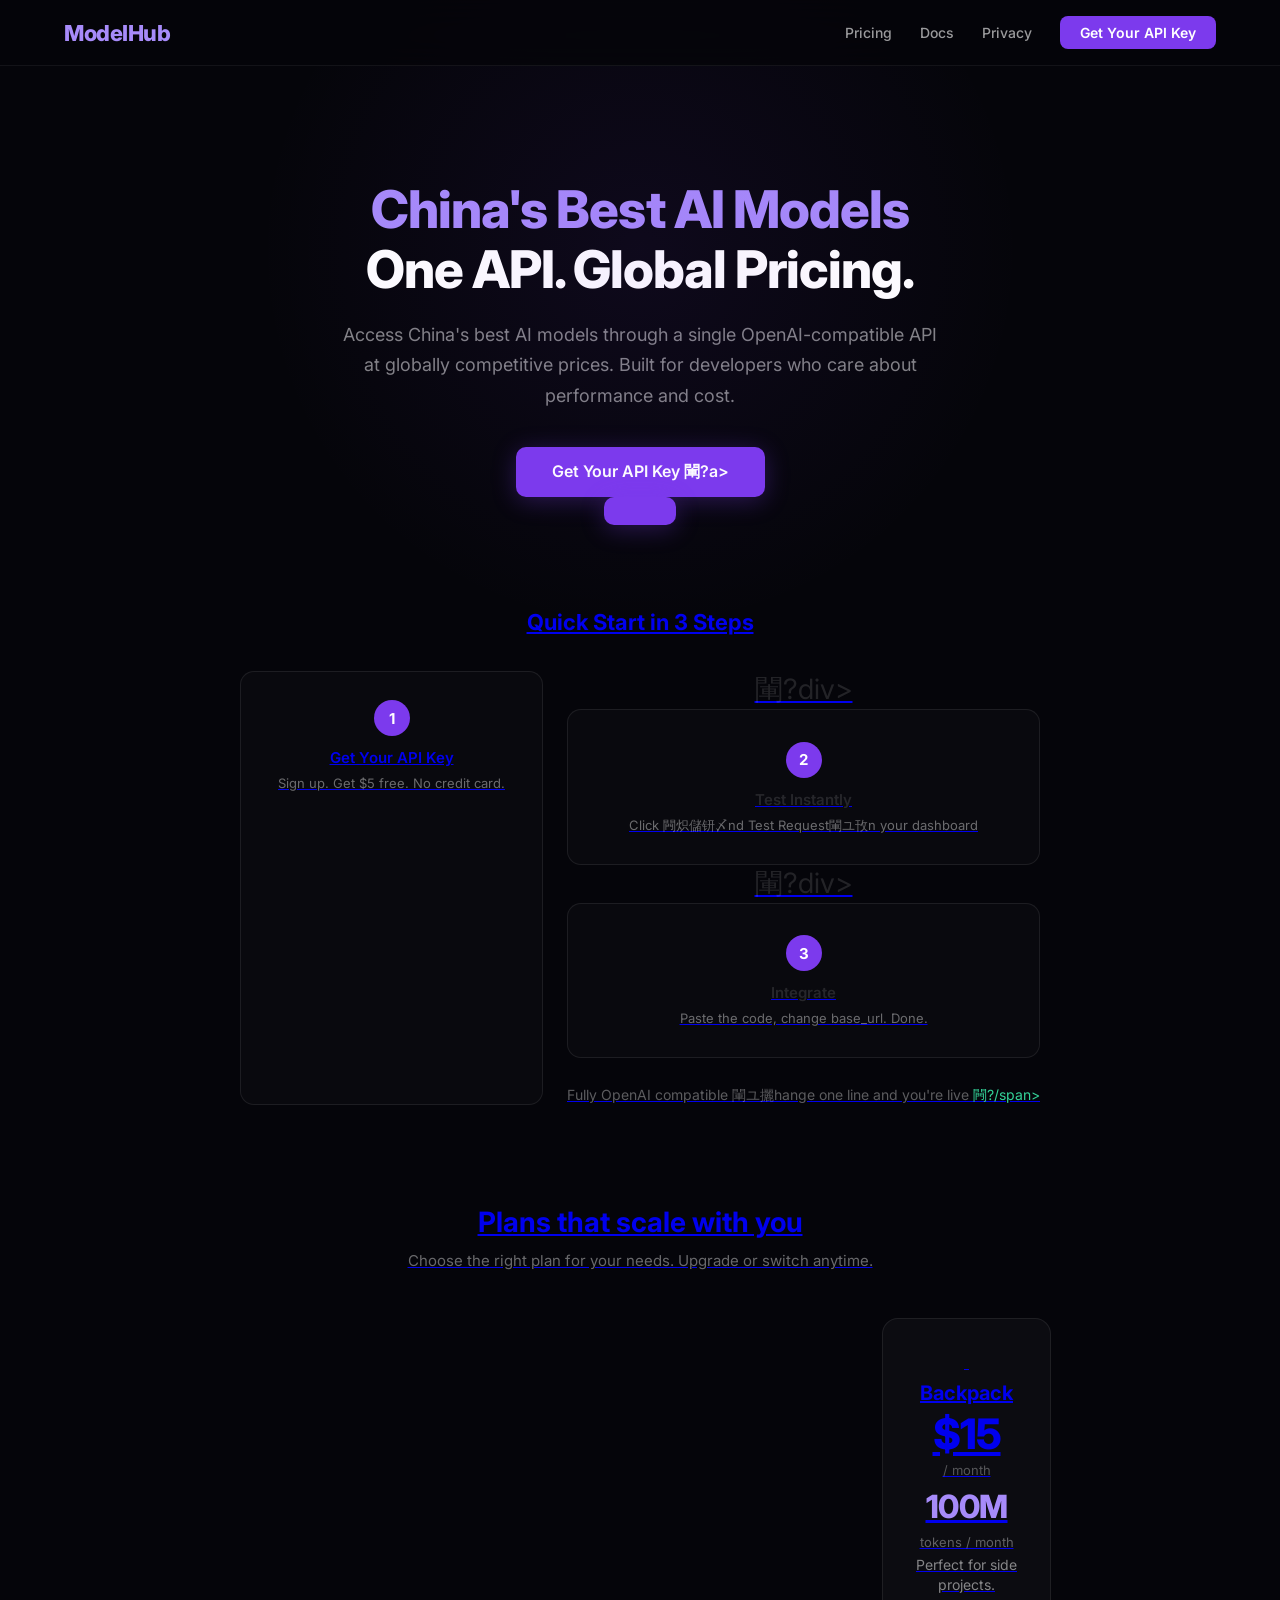
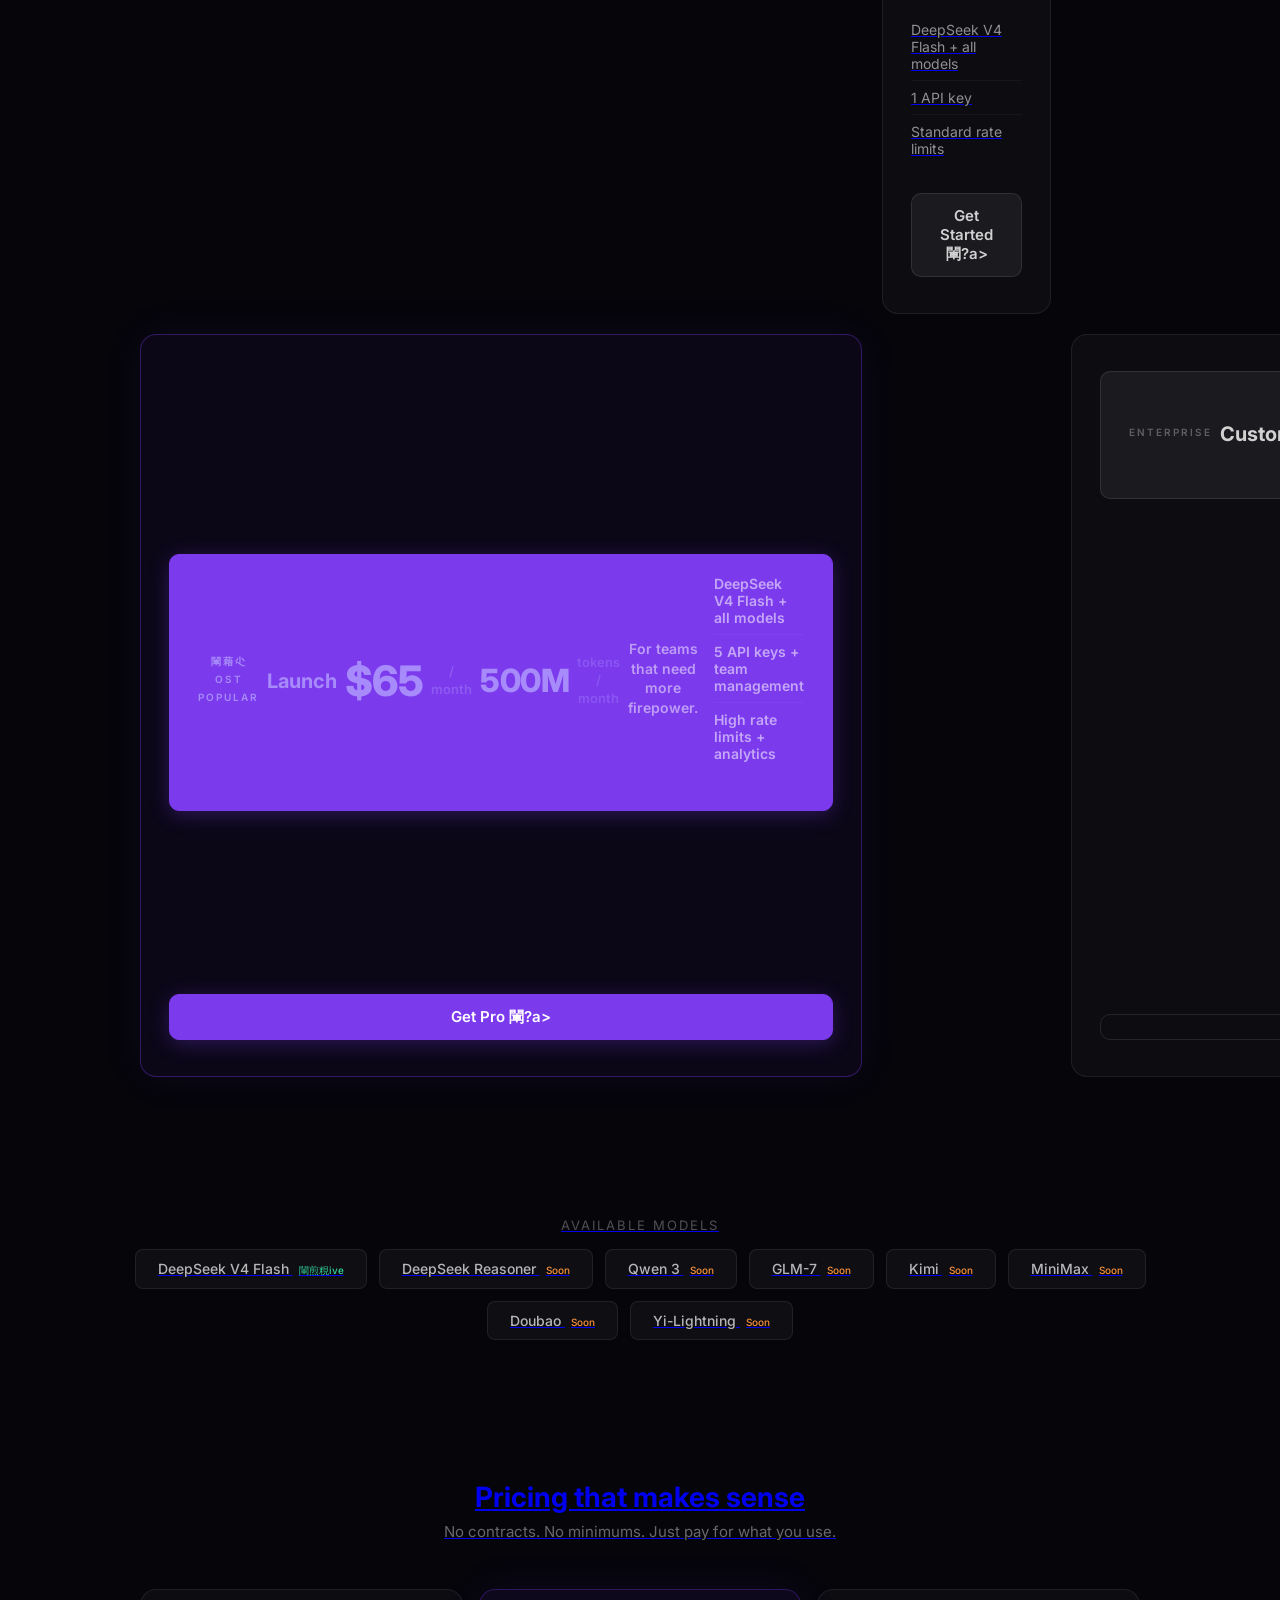
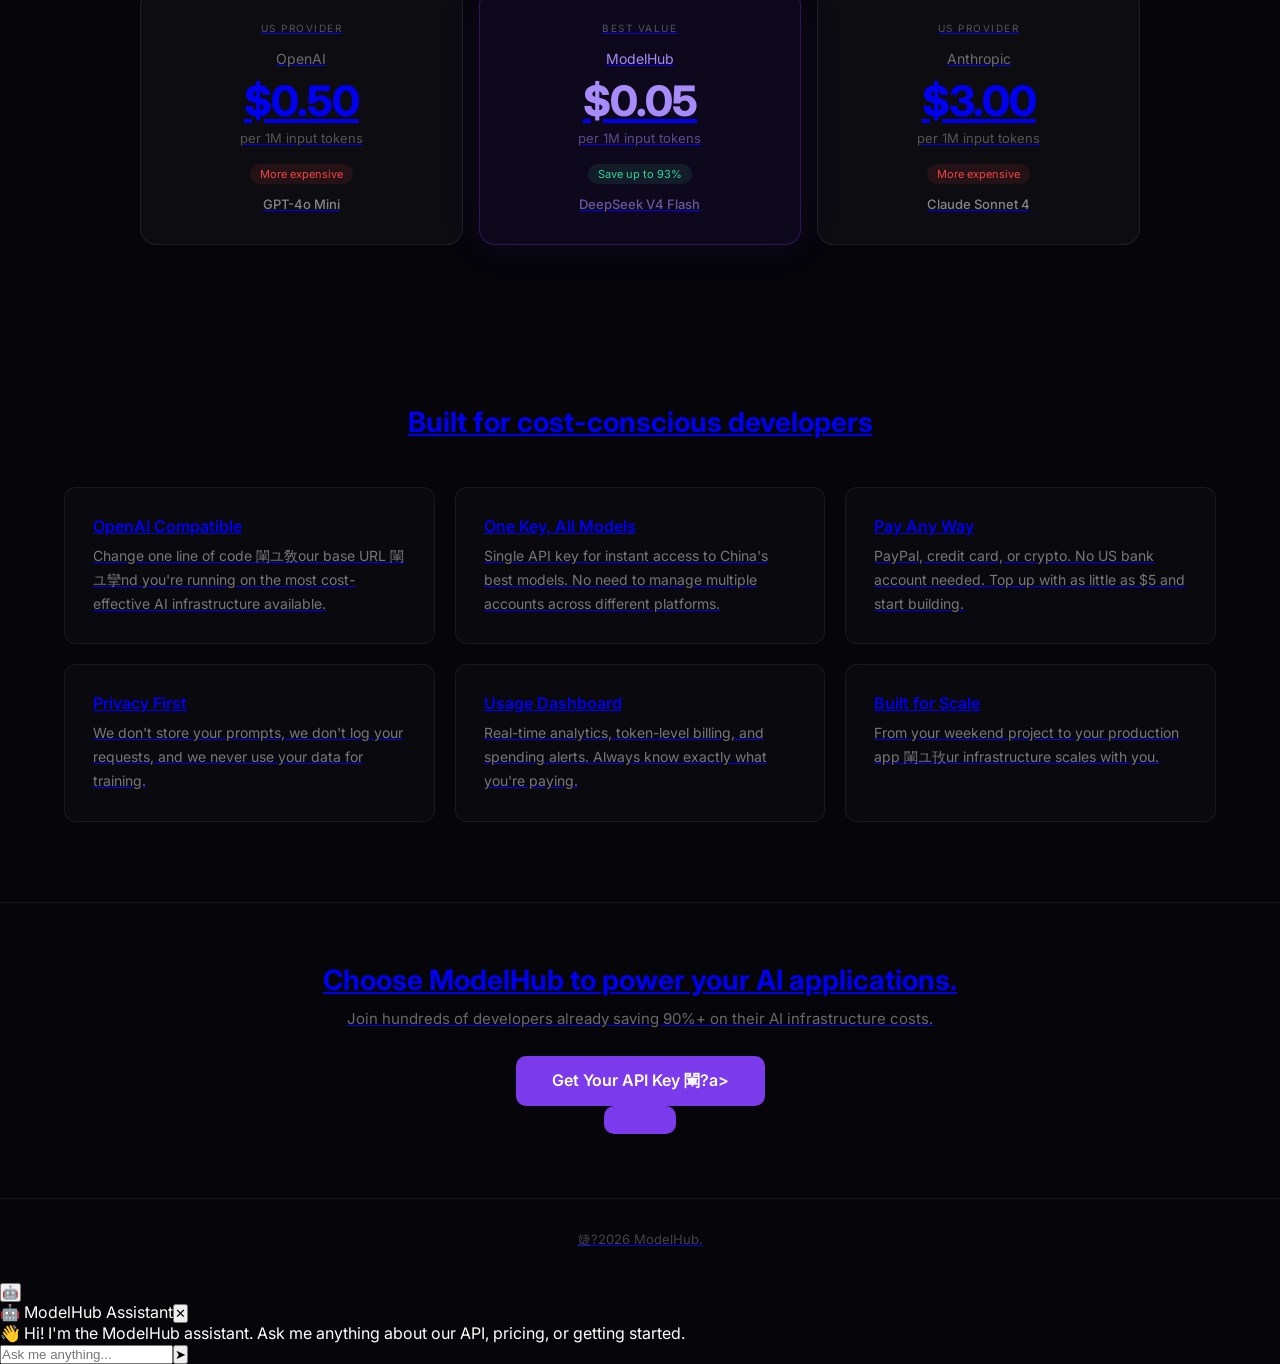
<file: index.html>
<!DOCTYPE html>
<html lang="en">
<head>
  <meta charset="UTF-8">
  <link rel="manifest" href="/manifest.json">
  <meta name="theme-color" content="#7c3aed">
  <meta name="apple-mobile-web-app-capable" content="yes">
  <meta name="apple-mobile-web-app-status-bar-style" content="black-translucent">
  <meta name="apple-mobile-web-app-title" content="ModelHub">
  <link rel="apple-touch-icon" href="data:image/svg+xml,%3Csvg xmlns='http://www.w3.org/2000/svg' width='192' height='192'%3E%3Crect width='192' height='192' rx='36' fill='%237c3aed'/%3E%3Ctext x='96' y='128' font-size='96' font-weight='800' fill='%23fff' text-anchor='middle'%3EM%3C/text%3E%3C/svg%3E">
  <meta name="viewport" content="width=device-width, initial-scale=1.0">
  <title>ModelHub 閳ユ摕hina's Best AI Models. One API. Global Pricing.</title>
  <link href="https://fonts.googleapis.com/css2?family=Inter:wght@400;500;600;700;800&display=swap" rel="stylesheet">
  <style>
    * { margin: 0; padding: 0; box-sizing: border-box; }
    body {
      font-family: 'Inter', -apple-system, sans-serif;
      background: #05050a;
      color: #fff;
      -webkit-font-smoothing: antialiased;
      overflow-x: hidden;
    }
    .container { max-width: 1200px; margin: 0 auto; padding: 0 24px; }

    /* Nav */
    nav {
      padding: 16px 0;
      border-bottom: 1px solid rgba(255,255,255,0.06);
      position: fixed; top: 0; left: 0; right: 0;
      background: rgba(5,5,10,0.85);
      backdrop-filter: blur(16px);
      z-index: 100;
    }
    nav .container { display: flex; justify-content: space-between; align-items: center; }
    .logo { font-weight: 800; font-size: 22px; letter-spacing: -0.5px; color: #a78bfa; }
    .nav-links { display: flex; gap: 28px; align-items: center; }
    .nav-links a { color: rgba(255,255,255,0.6); text-decoration: none; font-size: 14px; font-weight: 500; transition: color 0.2s; }
    .nav-links a:hover { color: #fff; }
    .nav-cta {
      background: #7c3aed;
      color: #fff !important;
      padding: 8px 20px;
      border-radius: 8px;
      font-weight: 600 !important;
    }

    /* Hero */
    .hero {
      padding: 180px 0 40px;
      text-align: center;
      position: relative;
    }
    .hero::before {
      content: '';
      position: absolute;
      top: -200px;
      left: 50%;
      transform: translateX(-50%);
      width: 900px;
      height: 900px;
      background: radial-gradient(circle, rgba(124,58,237,0.08), transparent 60%);
      pointer-events: none;
    }
    .hero h1 {
      font-size: 52px;
      font-weight: 800;
      letter-spacing: -1px;
      line-height: 1.15;
      margin-bottom: 20px;
      max-width: 800px;
      margin-left: auto;
      margin-right: auto;
    }
    .hero h1 .highlight { color: #a78bfa; }
    .hero p {
      font-size: 18px;
      color: rgba(255,255,255,0.5);
      max-width: 600px;
      margin: 0 auto 36px;
      line-height: 1.7;
    }
    .hero .btn-main {
      display: inline-flex;
      align-items: center;
      gap: 8px;
      background: #7c3aed;
      color: #fff;
      padding: 14px 36px;
      border-radius: 10px;
      font-size: 16px;
      font-weight: 600;
      text-decoration: none;
      transition: all 0.2s;
      box-shadow: 0 4px 24px rgba(124,58,237,0.3);
    }
    .hero .btn-main:hover { transform: translateY(-2px); box-shadow: 0 8px 32px rgba(124,58,237,0.4); }

    /* Plans Section */
    .plans-section {
      padding: 60px 0 80px;
      text-align: center;
    }
    .plans-section .subtitle {
      font-size: 28px;
      font-weight: 700;
      margin-bottom: 12px;
    }
    .plans-section .desc {
      font-size: 15px;
      color: rgba(255,255,255,0.4);
      margin-bottom: 48px;
    }
    .plans-grid {
      display: grid;
      grid-template-columns: 1fr 1fr 1fr;
      gap: 20px;
      max-width: 1000px;
      margin: 0 auto;
    }
    .plan-card {
      background: rgba(255,255,255,0.03);
      border: 1px solid rgba(255,255,255,0.08);
      border-radius: 16px;
      padding: 36px 28px;
      text-align: center;
      transition: all 0.3s;
      display: flex;
      flex-direction: column;
    }
    .plan-card:hover { border-color: rgba(255,255,255,0.15); transform: translateY(-6px); }
    .plan-card.featured {
      background: rgba(124,58,237,0.06);
      border-color: rgba(124,58,237,0.35);
      box-shadow: 0 0 40px rgba(124,58,237,0.08);
      position: relative;
    }
    .plan-card.featured:hover { border-color: rgba(124,58,237,0.55); }
    /* === Plan card row system - ensures perfect alignment across all cards === */
    .pt-row { margin-bottom: 0; }
    .pt-badge { font-size: 10px; text-transform: uppercase; letter-spacing: 2px; color: rgba(255,255,255,0.3); margin-bottom: 6px; min-height: 18px; line-height: 18px; }
    .pt-badge-featured { color: #a78bfa; font-weight: 600; }
    .pt-name { font-size: 20px; font-weight: 700; margin-bottom: 2px; min-height: 28px; line-height: 28px; }
    .pt-name-featured { color: #a78bfa; }
    .pt-price { font-size: 42px; font-weight: 800; letter-spacing: -1px; margin-bottom: 2px; min-height: 50px; line-height: 50px; }
    .pt-price-featured { color: #a78bfa; }
    .pt-interval { font-size: 13px; color: rgba(255,255,255,0.3); margin-bottom: 4px; min-height: 18px; line-height: 18px; }
    .pt-interval-featured { color: rgba(167,139,250,0.4); }
    .pt-tokens { font-size: 32px; font-weight: 800; letter-spacing: -0.5px; color: #a78bfa; margin-bottom: 2px; min-height: 48px; line-height: 48px; }
    .pt-tokens-featured { color: #a78bfa; }
    .pt-tokens-label { font-size: 13px; color: rgba(255,255,255,0.35); margin-bottom: 4px; min-height: 18px; line-height: 18px; }
    .pt-tokens-label-featured { color: rgba(167,139,250,0.35); }
    .pt-desc { font-size: 14px; color: rgba(255,255,255,0.5); margin-bottom: 8px; min-height: 42px; line-height: 1.4; }
    .pt-desc-featured { color: rgba(255,255,255,0.5); }
    .pt-spacer { flex: 1; min-height: 8px; }

    
    
    
    
    
    .plan-card.featured .plan-price { color: #a78bfa; }
    
    
    
    .plan-card .plan-save {
      font-size: 14px;
      color: rgba(255,255,255,0.5);
      margin-bottom: 16px;
      line-height: 1.5;
      min-height: 44px;
    }
    .plan-card .plan-features {
      list-style: none;
      text-align: left;
      margin: 0 0 28px;
      flex: 1;
    }
    .plan-card .plan-features li {
      font-size: 14px;
      color: rgba(255,255,255,0.55);
      padding: 8px 0;
      border-bottom: 1px solid rgba(255,255,255,0.04);
      display: flex;
      align-items: center;
      gap: 8px;
    }
    .plan-card .plan-features li:last-child { border-bottom: none; }
    .plan-card .plan-features li::before {
      content: '閳?
      color: #34d399;
      font-weight: 700;
      font-size: 14px;
    }
    .plan-card .plan-btn {
      display: inline-flex;
      align-items: center;
      justify-content: center;
      gap: 8px;
      background: rgba(255,255,255,0.06);
      color: rgba(255,255,255,0.8);
      padding: 12px 28px;
      border-radius: 10px;
      font-size: 15px;
      font-weight: 600;
      text-decoration: none;
      transition: all 0.2s;
      border: 1px solid rgba(255,255,255,0.1);
      margin-top: auto;
    }
    .plan-card .plan-btn:hover {
      background: rgba(255,255,255,0.1);
      color: #fff;
    }
    .plan-card.featured .plan-btn {
      background: #7c3aed;
      color: #fff;
      border-color: #7c3aed;
      box-shadow: 0 4px 20px rgba(124,58,237,0.3);
    }
    .plan-card.featured .plan-btn:hover {
      background: #6d28d9;
      transform: translateY(-1px);
      box-shadow: 0 6px 28px rgba(124,58,237,0.4);
    }
    .plan-card .contact-btn {
      display: inline-flex;
      align-items: center;
      justify-content: center;
      gap: 8px;
      background: transparent;
      color: rgba(255,255,255,0.6);
      padding: 12px 28px;
      border-radius: 10px;
      font-size: 15px;
      font-weight: 600;
      text-decoration: none;
      transition: all 0.2s;
      border: 1px solid rgba(255,255,255,0.1);
      margin-top: auto;
    }
    .plan-card .contact-btn:hover {
      border-color: rgba(255,255,255,0.25);
      color: #fff;
    }

    /* Available Models */
    .models-section {
      padding: 60px 0;
      text-align: center;
    }
    .models-section .label {
      font-size: 13px;
      color: rgba(255,255,255,0.3);
      text-transform: uppercase;
      letter-spacing: 2px;
      margin-bottom: 16px;
    }
    .models-grid {
      display: flex;
      flex-wrap: wrap;
      justify-content: center;
      gap: 12px;
    }
    .model-chip {
      background: rgba(255,255,255,0.04);
      border: 1px solid rgba(255,255,255,0.08);
      padding: 10px 22px;
      border-radius: 8px;
      font-size: 14px;
      color: rgba(255,255,255,0.7);
      font-weight: 500;
      transition: all 0.2s;
    }
    .model-chip:hover {
      border-color: rgba(167,139,250,0.3);
      background: rgba(167,139,250,0.08);
      color: #a78bfa;
    }
    .model-chip .live {
      color: #34d399;
      font-size: 10px;
      margin-left: 6px;
    }
    .model-chip .soon {
      color: #fb923c;
      font-size: 10px;
      margin-left: 6px;
    }

    /* Pricing Comparison */
    .pricing-compare {
      padding: 80px 0;
    }
    .pricing-compare .subtitle {
      text-align: center;
      font-size: 28px;
      font-weight: 700;
      margin-bottom: 8px;
    }
    .pricing-compare .desc {
      text-align: center;
      font-size: 15px;
      color: rgba(255,255,255,0.4);
      margin-bottom: 48px;
    }
    .compare-grid {
      display: grid;
      grid-template-columns: 1fr 1fr 1fr;
      gap: 16px;
      max-width: 1000px;
      margin: 0 auto;
    }
    .compare-card {
      background: rgba(255,255,255,0.03);
      border: 1px solid rgba(255,255,255,0.08);
      border-radius: 16px;
      padding: 32px;
      text-align: center;
      position: relative;
      transition: all 0.3s;
    }
    .compare-card:hover { border-color: rgba(255,255,255,0.15); transform: translateY(-4px); }
    .compare-card.featured {
      background: rgba(124,58,237,0.08);
      border-color: rgba(124,58,237,0.3);
      box-shadow: 0 0 40px rgba(124,58,237,0.1);
    }
    .compare-card.featured:hover { border-color: rgba(124,58,237,0.5); }
    .compare-card .tag {
      font-size: 10px;
      text-transform: uppercase;
      letter-spacing: 1.5px;
      color: rgba(255,255,255,0.3);
      margin-bottom: 16px;
    }
    .compare-card .provider {
      font-size: 14px;
      color: rgba(255,255,255,0.4);
      margin-bottom: 8px;
    }
    .compare-card .price {
      font-size: 42px;
      font-weight: 800;
      letter-spacing: -1px;
      margin-bottom: 4px;
    }
    .compare-card.featured .price { color: #a78bfa; }
    .compare-card .per {
      font-size: 13px;
      color: rgba(255,255,255,0.3);
      margin-bottom: 16px;
    }
    .compare-card .vs { font-size: 11px; padding: 3px 10px; border-radius: 100px; display: inline-block; }
    .compare-card .vs.saving { background: rgba(52,211,153,0.1); color: #34d399; }
    .compare-card .vs.expensive { background: rgba(239,68,68,0.1); color: #ef4444; }
    .compare-card .model-name { font-size: 13px; color: rgba(255,255,255,0.5); margin-top: 12px; font-weight: 500; }

    /* Quick start preview */
    .qs-preview { padding: 40px 0; text-align: center; }
    .qs-preview .stitle { font-size: 22px; font-weight: 700; margin-bottom: 36px; }
    .qs-grid { display: flex; justify-content: center; gap: 24px; max-width: 800px; margin: 0 auto; }
    .qs-item { background: rgba(255,255,255,0.02); border: 1px solid rgba(255,255,255,0.08); border-radius: 14px; padding: 28px 24px; flex: 1; text-align: center; transition: all 0.3s; position: relative; }
    .qs-item:hover { border-color: rgba(167,139,250,0.25); transform: translateY(-4px); background: rgba(124,58,237,0.03); }
    .qs-item .qsn { width: 36px; height: 36px; border-radius: 50%; background: #7c3aed; color: #fff; display: inline-flex; align-items: center; justify-content: center; font-size: 15px; font-weight: 700; margin-bottom: 12px; }
    .qs-item h3 { font-size: 15px; font-weight: 600; margin-bottom: 6px; }
    .qs-item p { font-size: 13px; color: rgba(255,255,255,0.4); line-height: 1.6; margin: 0; }
    .qs-item .arrow { display: inline-block; margin: 0 12px; color: rgba(255,255,255,0.15); font-size: 24px; align-self: center; }
    @media (max-width: 768px) {.qs-grid { flex-direction: column; align-items: center; } .qs-item { max-width: 320px; } }
    /* Features */
    .features {
      padding: 80px 0;
    }
    .features .title { text-align: center; font-size: 28px; font-weight: 700; margin-bottom: 48px; }
    .features-grid {
      display: grid;
      grid-template-columns: repeat(3, 1fr);
      gap: 20px;
    }
    .feature-item {
      background: rgba(255,255,255,0.02);
      border: 1px solid rgba(255,255,255,0.06);
      border-radius: 12px;
      padding: 28px;
      transition: all 0.2s;
    }
    .feature-item:hover { background: rgba(255,255,255,0.04); border-color: rgba(167,139,250,0.2); }
    .feature-item h3 { font-size: 16px; font-weight: 600; margin-bottom: 8px; }
    .feature-item p { font-size: 14px; color: rgba(255,255,255,0.45); line-height: 1.7; }

    /* CTA */
    .cta-bar {
      padding: 60px 0;
      text-align: center;
      border-top: 1px solid rgba(255,255,255,0.06);
    }
    .cta-bar h2 { font-size: 28px; font-weight: 700; margin-bottom: 12px; }
    .cta-bar p { color: rgba(255,255,255,0.4); font-size: 15px; margin-bottom: 28px; }
    .cta-bar .btn-main {
      display: inline-flex;
      align-items: center;
      gap: 8px;
      background: #7c3aed;
      color: #fff;
      padding: 14px 36px;
      border-radius: 10px;
      font-size: 16px;
      font-weight: 600;
      text-decoration: none;
    }
    .cta-bar .btn-main:hover { background: #6d28d9; }

    /* Footer */
    footer {
      padding: 32px 0;
      border-top: 1px solid rgba(255,255,255,0.06);
      text-align: center;
    }
    footer p { font-size: 13px; color: rgba(255,255,255,0.25); }

    @media (max-width: 768px) {.container { padding: 0 16px; }
      .hero { padding: 140px 0 30px; }
      .hero h1 { font-size: 28px; }
      .hero p { font-size: 15px; }
      .hero .btn-main { font-size: 14px; padding: 12px 28px; }
      .nav-links a:not(.nav-cta):not(.active) { display: none; }
      .nav-links .nav-cta { display: inline-flex; font-size: 12px; padding: 6px 14px; }
      .plans-grid { grid-template-columns: 1fr; }
      .plans-section .subtitle { font-size: 22px; }
      .plans-section .desc { font-size: 13px; }
      .compare-grid { grid-template-columns: 1fr; }
      .features-grid { grid-template-columns: 1fr; }
      .features .title { font-size: 22px; }
      .pricing-compare .subtitle { font-size: 22px; }
      .pricing-compare .desc { font-size: 13px; }
      .qs-grid { flex-direction: column; align-items: center; }
      .qs-item { max-width: 100%; padding: 20px; }
      .qs-grid > div[style*="font-size:28px"] { display: none; }
      .cta-bar h2 { font-size: 22px; }
      .cta-bar p { font-size: 14px; }
      .model-chip { font-size: 12px; padding: 8px 16px; }
    }
  <link rel="stylesheet" href="ai-assistant.css?v=5">
  </style>
</head>
<body>

<nav>
  <div class="container">
    <div class="logo">ModelHub</div>
    <div class="nav-links">
      <a href="pricing.html">Pricing</a>
      <a href="docs.html">Docs</a>
      <a href="privacy.html">Privacy</a>
      <a href="dashboard.html" class="nav-cta">Get Your API Key</a>
    </div>
  </div>
</nav>

<section class="hero">
  <div class="container">
    <h1><span class="highlight">China's Best AI Models</span><br>One API. Global Pricing.</h1>
    <p>Access China's best AI models through a single OpenAI-compatible API at globally competitive prices. Built for developers who care about performance and cost.</p>
    <a href="dashboard.html" class="btn-main">Get Your API Key 閳?a>
  </div>
</section>

<section class="qs-preview">
  <div class="container">
    <div class="stitle">Quick Start in 3 Steps</div>
    <div class="qs-grid">
      <div class="qs-item">
        <div class="qsn">1</div>
        <h3>Get Your API Key</h3>
        <p>Sign up. Get $5 free. No credit card.</p>
      </div>
      <div style="font-size:28px;color:rgba(255,255,255,0.12);align-self:center;flex-shrink:0;">閳?div>
      <div class="qs-item">
        <div class="qsn">2</div>
        <h3>Test Instantly</h3>
        <p>Click 闁炽儲钘〆nd Test Request閳ユ攼n your dashboard</p>
      </div>
      <div style="font-size:28px;color:rgba(255,255,255,0.12);align-self:center;flex-shrink:0;">閳?div>
      <div class="qs-item">
        <div class="qsn">3</div>
        <h3>Integrate</h3>
        <p>Paste the code, change base_url. Done.</p>
      </div>
    </div>
    <div style="margin-top:28px;font-size:14px;color:rgba(255,255,255,0.35);">Fully OpenAI compatible 閳ユ攦hange one line and you're live <span style="color:#34d399;">闁?/span></div>
  </div>
</section>

<section class="plans-section">
  <div class="container">
    <div class="subtitle">Plans that scale with you</div>
    <div class="desc">Choose the right plan for your needs. Upgrade or switch anytime.</div>

    <div class="plans-grid">
      <!-- Backpack Plan -->
      <div class="plan-card">
        <div class="pt-row pt-badge">&nbsp;</div>
        <div class="pt-row pt-name">Backpack</div>
        <div class="pt-row pt-price">$15</div>
        <div class="pt-row pt-interval">/ month</div>
        <div class="pt-row pt-tokens">100M</div>
        <div class="pt-row pt-tokens-label">tokens / month</div>
        <div class="pt-row pt-desc">Perfect for side projects.</div>
        <div class="pt-spacer"></div>
        <ul class="plan-features">
          <li>DeepSeek V4 Flash + all models</li>
          <li>1 API key</li>
          <li>Standard rate limits</li>
        </ul>
        <a href="pricing.html" class="plan-btn">Get Started 閳?a>
      </div>

      <!-- Launch Plan (Featured) -->
      <div class="plan-card featured">
        <div class="pt-row pt-badge pt-badge-featured">閳藉尐ost Popular</div>
        <div class="pt-row pt-name pt-name-featured">Launch</div>
        <div class="pt-row pt-price pt-price-featured">$65</div>
        <div class="pt-row pt-interval pt-interval-featured">/ month</div>
        <div class="pt-row pt-tokens pt-tokens-featured">500M</div>
        <div class="pt-row pt-tokens-label pt-tokens-label-featured">tokens / month</div>
        <div class="pt-row pt-desc pt-desc-featured">For teams that need more firepower.</div>
        <div class="pt-spacer"></div>
        <ul class="plan-features">
          <li>DeepSeek V4 Flash + all models</li>
          <li>5 API keys + team management</li>
          <li>High rate limits + analytics</li>
        </ul>
        <a href="pricing.html" class="plan-btn">Get Pro 閳?a>
      </div>

      <!-- Enterprise Plan -->
      <div class="plan-card">
        <div class="pt-row pt-badge">Enterprise</div>
        <div class="pt-row pt-name">Custom</div>
        <div class="pt-row pt-price" style="font-size:36px;">Contact Us</div>
        <div class="pt-row pt-interval" style="visibility:hidden;">閳?div>
        <div class="pt-row pt-tokens" style="visibility:hidden;">閳?div>
        <div class="pt-row pt-tokens-label" style="visibility:hidden;">閳?div>
        <div class="pt-row pt-desc">Custom pricing for your needs.</div>
        <div class="pt-spacer"></div>
        <ul class="plan-features">
          <li>Dedicated infrastructure</li>
          <li>SLA 99.9%</li>
          <li>Unlimited API Keys</li>
          <li>Custom model routing</li>
        </ul>
        <a href="mailto:support@modelhub-api.com" class="contact-btn">Contact Us 閳?a>
      </div>
    </div>
  </div>
</section>

<section class="models-section">
  <div class="container">
    <div class="label">Available Models</div>
    <div class="models-grid">
      <div class="model-chip">DeepSeek V4 Flash <span class="live">閳煎粯ive</span></div>
      <div class="model-chip">DeepSeek Reasoner <span class="soon">Soon</span></div>
      <div class="model-chip">Qwen 3 <span class="soon">Soon</span></div>
      <div class="model-chip">GLM-7 <span class="soon">Soon</span></div>
      <div class="model-chip">Kimi <span class="soon">Soon</span></div>
      <div class="model-chip">MiniMax <span class="soon">Soon</span></div>
      <div class="model-chip">Doubao <span class="soon">Soon</span></div>
      <div class="model-chip">Yi-Lightning <span class="soon">Soon</span></div>
    </div>
  </div>
</section>

<section class="pricing-compare">
  <div class="container">
    <div class="subtitle">Pricing that makes sense</div>
    <div class="desc">No contracts. No minimums. Just pay for what you use.</div>

    <div class="compare-grid">
      <div class="compare-card">
        <div class="tag">US Provider</div>
        <div class="provider">OpenAI</div>
        <div class="price">$0.50</div>
        <div class="per">per 1M input tokens</div>
        <div class="vs expensive">More expensive</div>
        <div class="model-name">GPT-4o Mini</div>
      </div>

      <div class="compare-card featured">
        <div class="tag"> Best Value</div>
        <div class="provider" style="color:#a78bfa;">ModelHub</div>
        <div class="price" style="color:#a78bfa;">$0.05</div>
        <div class="per" style="color:rgba(167,139,250,0.5);">per 1M input tokens</div>
        <div class="vs saving">Save up to 93%</div>
        <div class="model-name" style="color:rgba(167,139,250,0.6);">DeepSeek V4 Flash</div>
      </div>

      <div class="compare-card">
        <div class="tag">US Provider</div>
        <div class="provider">Anthropic</div>
        <div class="price">$3.00</div>
        <div class="per">per 1M input tokens</div>
        <div class="vs expensive">More expensive</div>
        <div class="model-name">Claude Sonnet 4</div>
      </div>
    </div>
  </div>
</section>

<section class="features">
  <div class="container">
    <div class="title">Built for cost-conscious developers</div>
    <div class="features-grid">
      <div class="feature-item">
        <h3> OpenAI Compatible</h3>
        <p>Change one line of code 閳ユ敎our base URL 閳ユ攣nd you're running on the most cost-effective AI infrastructure available.</p>
      </div>
      <div class="feature-item">
        <h3> One Key, All Models</h3>
        <p>Single API key for instant access to China's best models. No need to manage multiple accounts across different platforms.</p>
      </div>
      <div class="feature-item">
        <h3> Pay Any Way</h3>
        <p>PayPal, credit card, or crypto. No US bank account needed. Top up with as little as $5 and start building.</p>
      </div>
      <div class="feature-item">
        <h3> Privacy First</h3>
        <p>We don't store your prompts, we don't log your requests, and we never use your data for training.</p>
      </div>
      <div class="feature-item">
        <h3> Usage Dashboard</h3>
        <p>Real-time analytics, token-level billing, and spending alerts. Always know exactly what you're paying.</p>
      </div>
      <div class="feature-item">
        <h3> Built for Scale</h3>
        <p>From your weekend project to your production app 閳ユ攼ur infrastructure scales with you.</p>
      </div>
    </div>
  </div>
</section>

<section class="cta-bar">
  <div class="container">
    <h2>Choose ModelHub to power your AI applications.</h2>
    <p>Join hundreds of developers already saving 90%+ on their AI infrastructure costs.</p>
    <a href="dashboard.html" class="btn-main">Get Your API Key 閳?a>
  </div>
</section>

<footer>
  <div class="container">
    <p>婕?2026 ModelHub.</p>
  </div>
</footer>

<script src="ai-assistant.js?v=5"></script>
  <script>
  if ('serviceWorker' in navigator) {
    navigator.serviceWorker.register('/sw.js').catch(function(e) {
      console.log('SW registration failed:', e);
    });
  }
  </script>
</body>
</html>
</file>
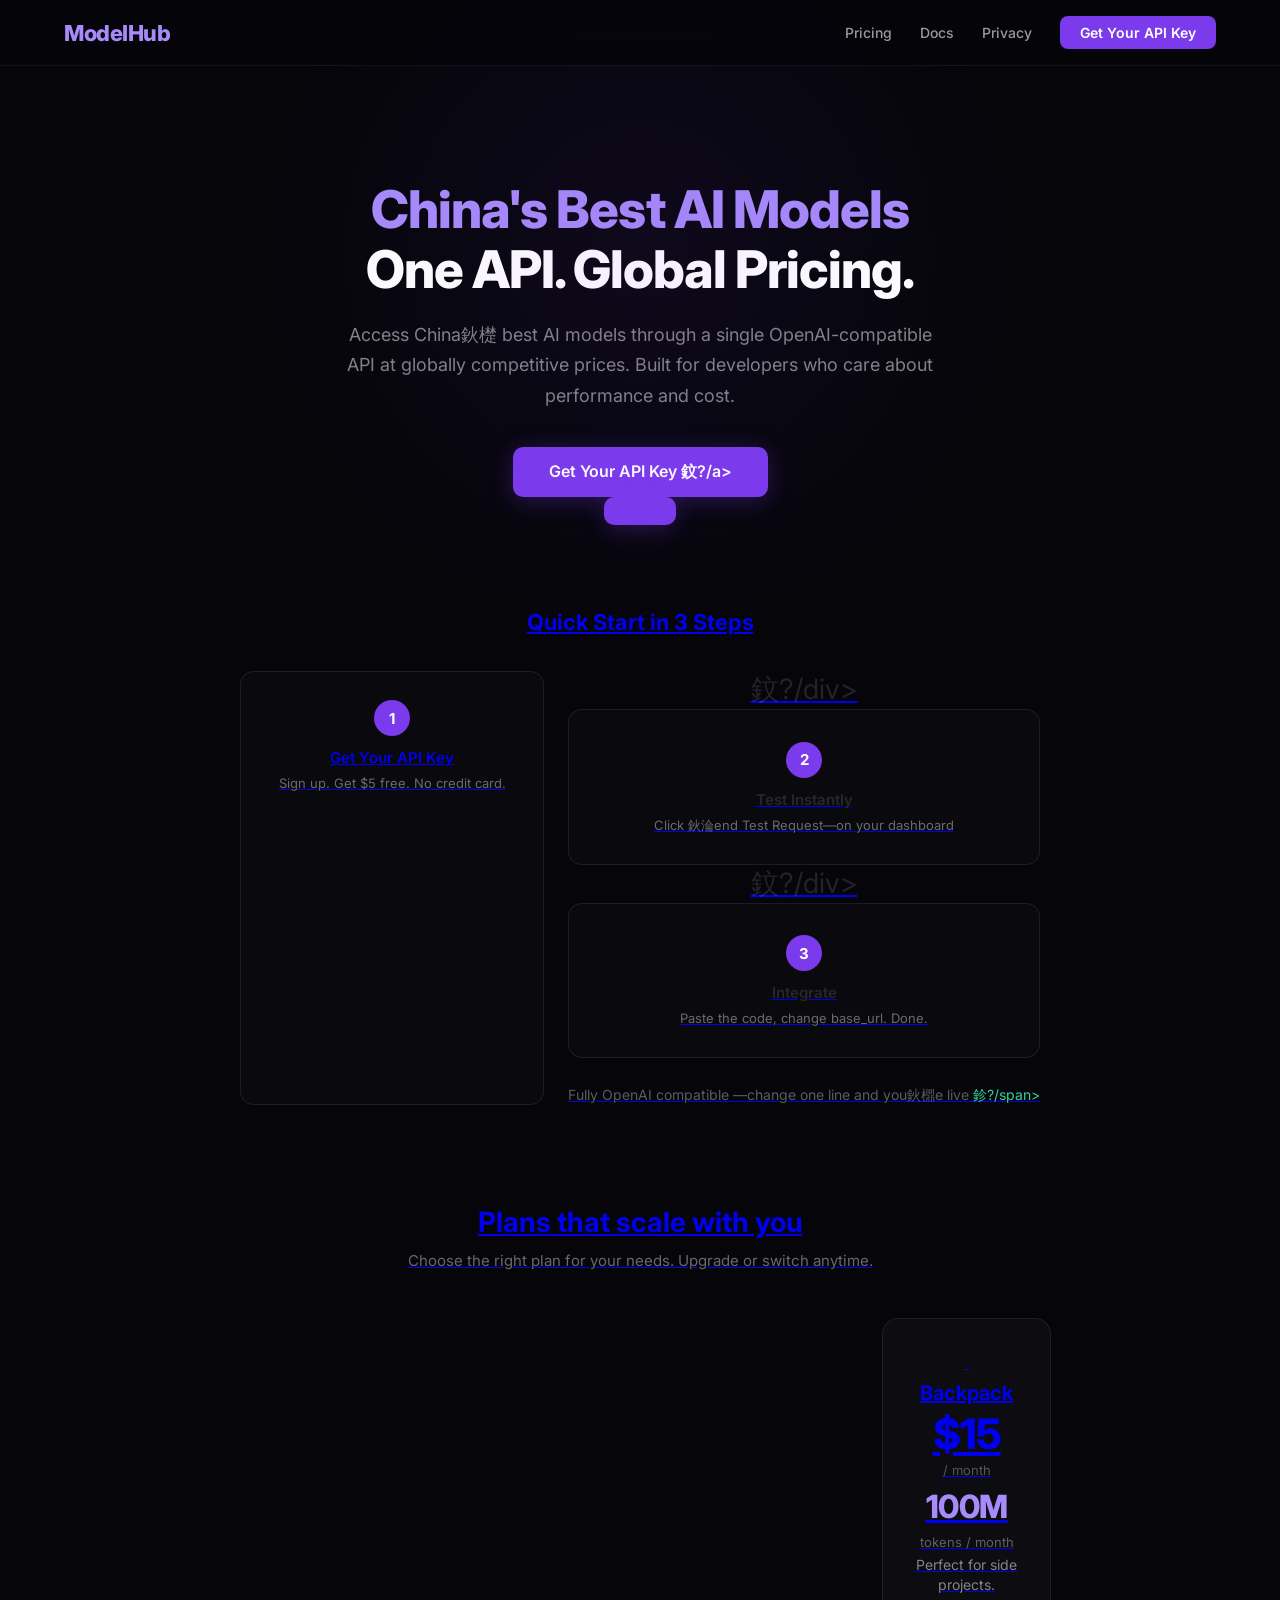
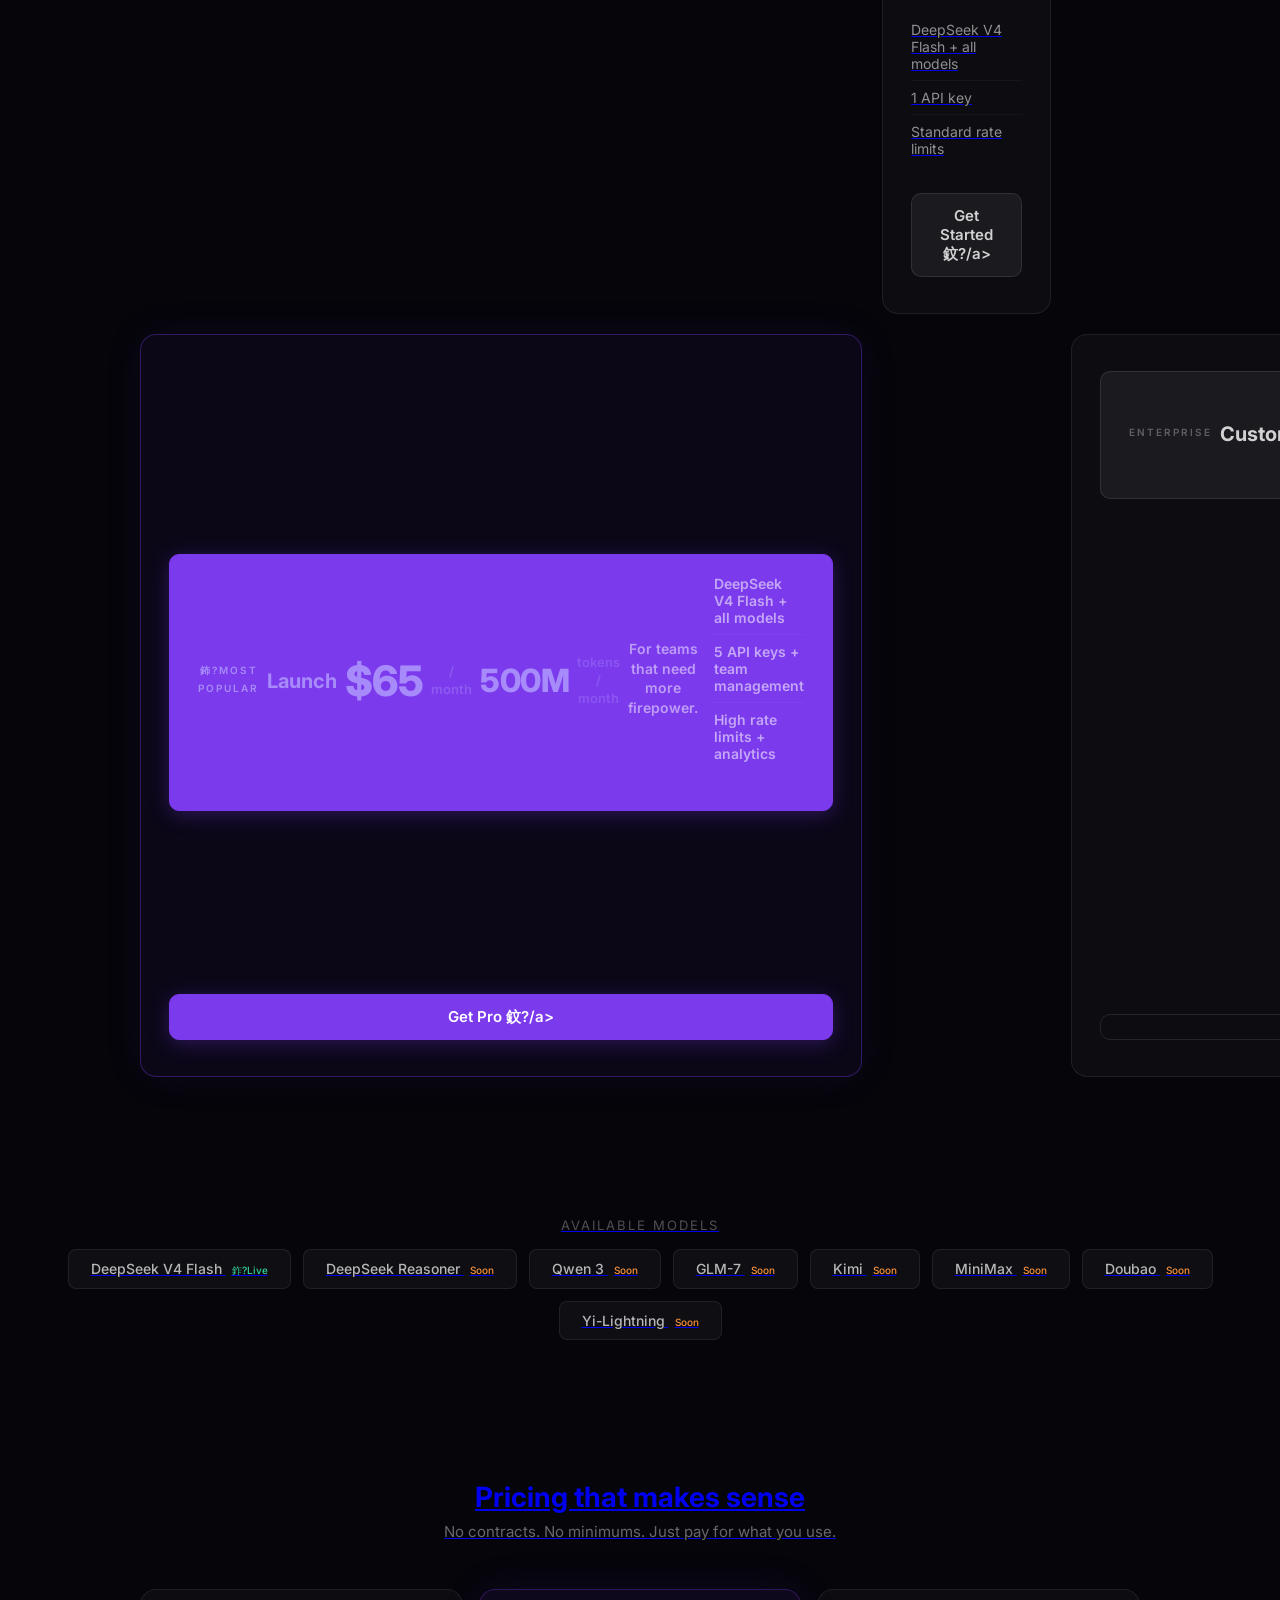
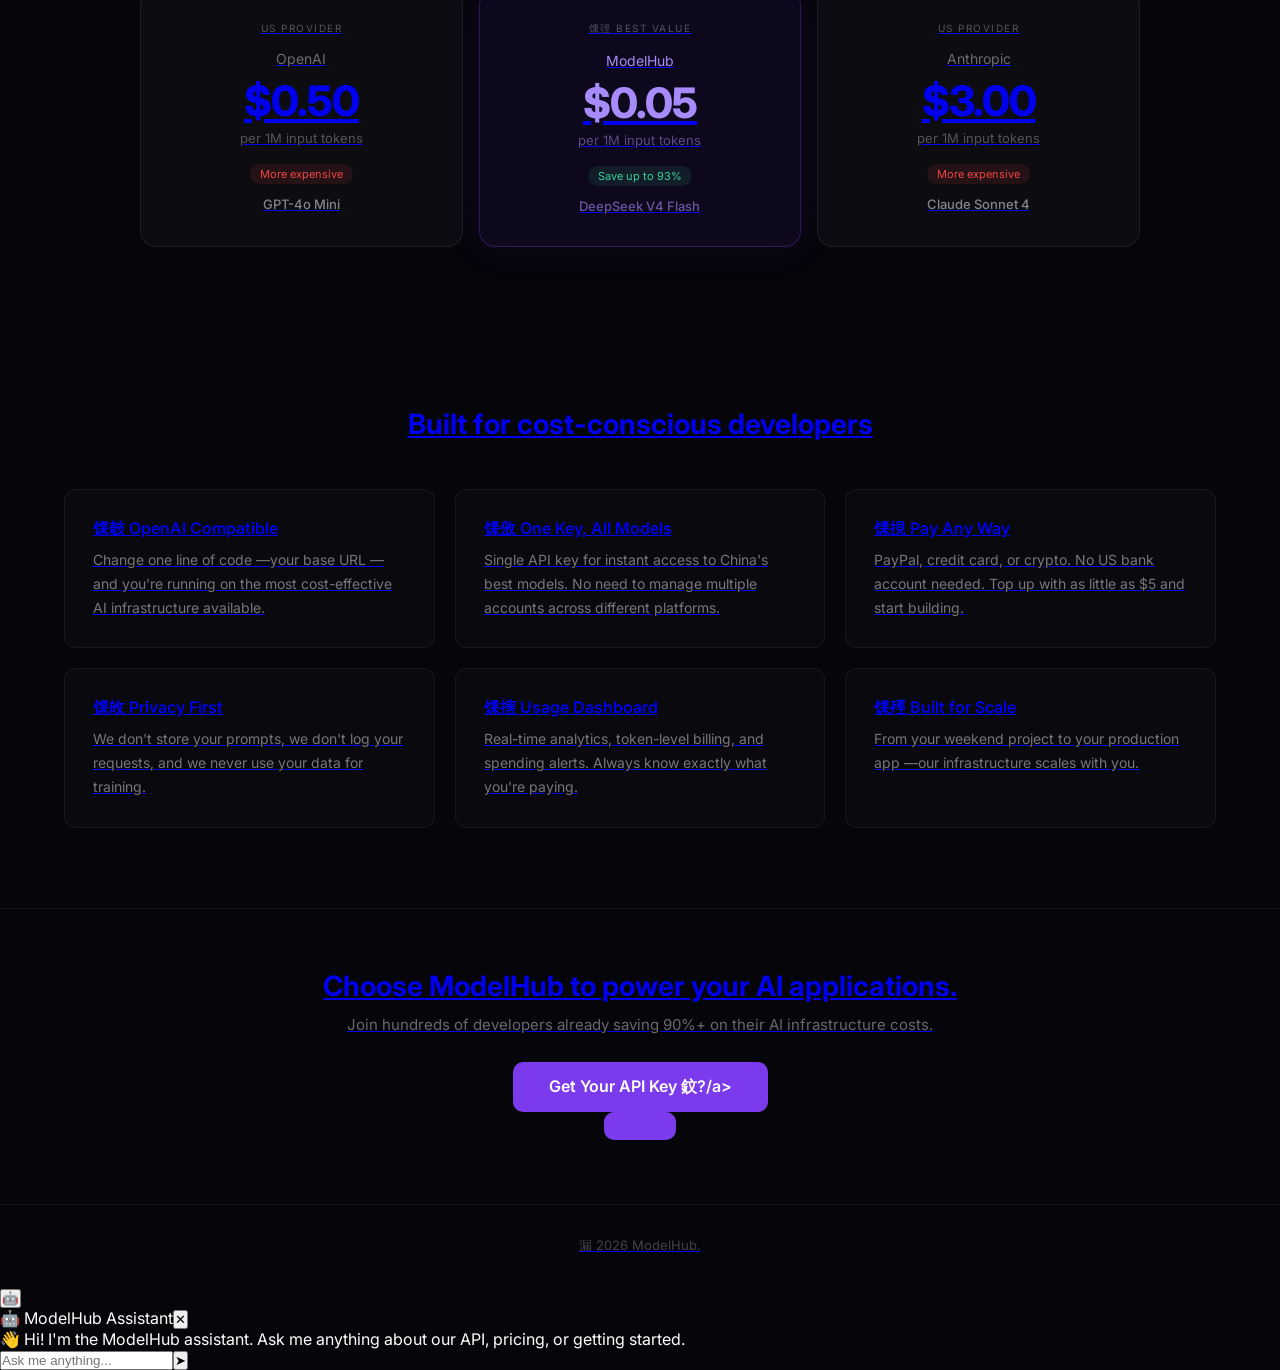
<file: modelhub/index.html>
﻿<!DOCTYPE html>
<html lang="en">
<head>
  <meta charset="UTF-8">
  <link rel="manifest" href="/manifest.json">
  <meta name="theme-color" content="#7c3aed">
  <meta name="apple-mobile-web-app-capable" content="yes">
  <meta name="apple-mobile-web-app-status-bar-style" content="black-translucent">
  <meta name="apple-mobile-web-app-title" content="ModelHub">
  <link rel="apple-touch-icon" href="data:image/svg+xml,%3Csvg xmlns='http://www.w3.org/2000/svg' width='192' height='192'%3E%3Crect width='192' height='192' rx='36' fill='%237c3aed'/%3E%3Ctext x='96' y='128' font-size='96' font-weight='800' fill='%23fff' text-anchor='middle'%3EM%3C/text%3E%3C/svg%3E">
  <meta name="viewport" content="width=device-width, initial-scale=1.0">
  <title>ModelHub —China's Best AI Models. One API. Global Pricing.</title>
  <link href="https://fonts.googleapis.com/css2?family=Inter:wght@400;500;600;700;800&display=swap" rel="stylesheet">
  <style>
    * { margin: 0; padding: 0; box-sizing: border-box; }
    body {
      font-family: 'Inter', -apple-system, sans-serif;
      background: #05050a;
      color: #fff;
      -webkit-font-smoothing: antialiased;
      overflow-x: hidden;
    }
    .container { max-width: 1200px; margin: 0 auto; padding: 0 24px; }

    /* Nav */
    nav {
      padding: 16px 0;
      border-bottom: 1px solid rgba(255,255,255,0.06);
      position: fixed; top: 0; left: 0; right: 0;
      background: rgba(5,5,10,0.85);
      backdrop-filter: blur(16px);
      z-index: 100;
    }
    nav .container { display: flex; justify-content: space-between; align-items: center; }
    .logo { font-weight: 800; font-size: 22px; letter-spacing: -0.5px; color: #a78bfa; }
    .nav-links { display: flex; gap: 28px; align-items: center; }
    .nav-links a { color: rgba(255,255,255,0.6); text-decoration: none; font-size: 14px; font-weight: 500; transition: color 0.2s; }
    .nav-links a:hover { color: #fff; }
    .nav-cta {
      background: #7c3aed;
      color: #fff !important;
      padding: 8px 20px;
      border-radius: 8px;
      font-weight: 600 !important;
    }

    /* Hero */
    .hero {
      padding: 180px 0 40px;
      text-align: center;
      position: relative;
    }
    .hero::before {
      content: '';
      position: absolute;
      top: -200px;
      left: 50%;
      transform: translateX(-50%);
      width: 900px;
      height: 900px;
      background: radial-gradient(circle, rgba(124,58,237,0.08), transparent 60%);
      pointer-events: none;
    }
    .hero h1 {
      font-size: 52px;
      font-weight: 800;
      letter-spacing: -1px;
      line-height: 1.15;
      margin-bottom: 20px;
      max-width: 800px;
      margin-left: auto;
      margin-right: auto;
    }
    .hero h1 .highlight { color: #a78bfa; }
    .hero p {
      font-size: 18px;
      color: rgba(255,255,255,0.5);
      max-width: 600px;
      margin: 0 auto 36px;
      line-height: 1.7;
    }
    .hero .btn-main {
      display: inline-flex;
      align-items: center;
      gap: 8px;
      background: #7c3aed;
      color: #fff;
      padding: 14px 36px;
      border-radius: 10px;
      font-size: 16px;
      font-weight: 600;
      text-decoration: none;
      transition: all 0.2s;
      box-shadow: 0 4px 24px rgba(124,58,237,0.3);
    }
    .hero .btn-main:hover { transform: translateY(-2px); box-shadow: 0 8px 32px rgba(124,58,237,0.4); }

    /* Plans Section */
    .plans-section {
      padding: 60px 0 80px;
      text-align: center;
    }
    .plans-section .subtitle {
      font-size: 28px;
      font-weight: 700;
      margin-bottom: 12px;
    }
    .plans-section .desc {
      font-size: 15px;
      color: rgba(255,255,255,0.4);
      margin-bottom: 48px;
    }
    .plans-grid {
      display: grid;
      grid-template-columns: 1fr 1fr 1fr;
      gap: 20px;
      max-width: 1000px;
      margin: 0 auto;
    }
    .plan-card {
      background: rgba(255,255,255,0.03);
      border: 1px solid rgba(255,255,255,0.08);
      border-radius: 16px;
      padding: 36px 28px;
      text-align: center;
      transition: all 0.3s;
      display: flex;
      flex-direction: column;
    }
    .plan-card:hover { border-color: rgba(255,255,255,0.15); transform: translateY(-6px); }
    .plan-card.featured {
      background: rgba(124,58,237,0.06);
      border-color: rgba(124,58,237,0.35);
      box-shadow: 0 0 40px rgba(124,58,237,0.08);
      position: relative;
    }
    .plan-card.featured:hover { border-color: rgba(124,58,237,0.55); }
    /* === Plan card row system - ensures perfect alignment across all cards === */
    .pt-row { margin-bottom: 0; }
    .pt-badge { font-size: 10px; text-transform: uppercase; letter-spacing: 2px; color: rgba(255,255,255,0.3); margin-bottom: 6px; min-height: 18px; line-height: 18px; }
    .pt-badge-featured { color: #a78bfa; font-weight: 600; }
    .pt-name { font-size: 20px; font-weight: 700; margin-bottom: 2px; min-height: 28px; line-height: 28px; }
    .pt-name-featured { color: #a78bfa; }
    .pt-price { font-size: 42px; font-weight: 800; letter-spacing: -1px; margin-bottom: 2px; min-height: 50px; line-height: 50px; }
    .pt-price-featured { color: #a78bfa; }
    .pt-interval { font-size: 13px; color: rgba(255,255,255,0.3); margin-bottom: 4px; min-height: 18px; line-height: 18px; }
    .pt-interval-featured { color: rgba(167,139,250,0.4); }
    .pt-tokens { font-size: 32px; font-weight: 800; letter-spacing: -0.5px; color: #a78bfa; margin-bottom: 2px; min-height: 48px; line-height: 48px; }
    .pt-tokens-featured { color: #a78bfa; }
    .pt-tokens-label { font-size: 13px; color: rgba(255,255,255,0.35); margin-bottom: 4px; min-height: 18px; line-height: 18px; }
    .pt-tokens-label-featured { color: rgba(167,139,250,0.35); }
    .pt-desc { font-size: 14px; color: rgba(255,255,255,0.5); margin-bottom: 8px; min-height: 42px; line-height: 1.4; }
    .pt-desc-featured { color: rgba(255,255,255,0.5); }
    .pt-spacer { flex: 1; min-height: 8px; }

    
    
    
    
    
    .plan-card.featured .plan-price { color: #a78bfa; }
    
    
    
    .plan-card .plan-save {
      font-size: 14px;
      color: rgba(255,255,255,0.5);
      margin-bottom: 16px;
      line-height: 1.5;
      min-height: 44px;
    }
    .plan-card .plan-features {
      list-style: none;
      text-align: left;
      margin: 0 0 28px;
      flex: 1;
    }
    .plan-card .plan-features li {
      font-size: 14px;
      color: rgba(255,255,255,0.55);
      padding: 8px 0;
      border-bottom: 1px solid rgba(255,255,255,0.04);
      display: flex;
      align-items: center;
      gap: 8px;
    }
    .plan-card .plan-features li:last-child { border-bottom: none; }
    .plan-card .plan-features li::before {
      content: '鈽?;
      color: #34d399;
      font-weight: 700;
      font-size: 14px;
    }
    .plan-card .plan-btn {
      display: inline-flex;
      align-items: center;
      justify-content: center;
      gap: 8px;
      background: rgba(255,255,255,0.06);
      color: rgba(255,255,255,0.8);
      padding: 12px 28px;
      border-radius: 10px;
      font-size: 15px;
      font-weight: 600;
      text-decoration: none;
      transition: all 0.2s;
      border: 1px solid rgba(255,255,255,0.1);
      margin-top: auto;
    }
    .plan-card .plan-btn:hover {
      background: rgba(255,255,255,0.1);
      color: #fff;
    }
    .plan-card.featured .plan-btn {
      background: #7c3aed;
      color: #fff;
      border-color: #7c3aed;
      box-shadow: 0 4px 20px rgba(124,58,237,0.3);
    }
    .plan-card.featured .plan-btn:hover {
      background: #6d28d9;
      transform: translateY(-1px);
      box-shadow: 0 6px 28px rgba(124,58,237,0.4);
    }
    .plan-card .contact-btn {
      display: inline-flex;
      align-items: center;
      justify-content: center;
      gap: 8px;
      background: transparent;
      color: rgba(255,255,255,0.6);
      padding: 12px 28px;
      border-radius: 10px;
      font-size: 15px;
      font-weight: 600;
      text-decoration: none;
      transition: all 0.2s;
      border: 1px solid rgba(255,255,255,0.1);
      margin-top: auto;
    }
    .plan-card .contact-btn:hover {
      border-color: rgba(255,255,255,0.25);
      color: #fff;
    }

    /* Available Models */
    .models-section {
      padding: 60px 0;
      text-align: center;
    }
    .models-section .label {
      font-size: 13px;
      color: rgba(255,255,255,0.3);
      text-transform: uppercase;
      letter-spacing: 2px;
      margin-bottom: 16px;
    }
    .models-grid {
      display: flex;
      flex-wrap: wrap;
      justify-content: center;
      gap: 12px;
    }
    .model-chip {
      background: rgba(255,255,255,0.04);
      border: 1px solid rgba(255,255,255,0.08);
      padding: 10px 22px;
      border-radius: 8px;
      font-size: 14px;
      color: rgba(255,255,255,0.7);
      font-weight: 500;
      transition: all 0.2s;
    }
    .model-chip:hover {
      border-color: rgba(167,139,250,0.3);
      background: rgba(167,139,250,0.08);
      color: #a78bfa;
    }
    .model-chip .live {
      color: #34d399;
      font-size: 10px;
      margin-left: 6px;
    }
    .model-chip .soon {
      color: #fb923c;
      font-size: 10px;
      margin-left: 6px;
    }

    /* Pricing Comparison */
    .pricing-compare {
      padding: 80px 0;
    }
    .pricing-compare .subtitle {
      text-align: center;
      font-size: 28px;
      font-weight: 700;
      margin-bottom: 8px;
    }
    .pricing-compare .desc {
      text-align: center;
      font-size: 15px;
      color: rgba(255,255,255,0.4);
      margin-bottom: 48px;
    }
    .compare-grid {
      display: grid;
      grid-template-columns: 1fr 1fr 1fr;
      gap: 16px;
      max-width: 1000px;
      margin: 0 auto;
    }
    .compare-card {
      background: rgba(255,255,255,0.03);
      border: 1px solid rgba(255,255,255,0.08);
      border-radius: 16px;
      padding: 32px;
      text-align: center;
      position: relative;
      transition: all 0.3s;
    }
    .compare-card:hover { border-color: rgba(255,255,255,0.15); transform: translateY(-4px); }
    .compare-card.featured {
      background: rgba(124,58,237,0.08);
      border-color: rgba(124,58,237,0.3);
      box-shadow: 0 0 40px rgba(124,58,237,0.1);
    }
    .compare-card.featured:hover { border-color: rgba(124,58,237,0.5); }
    .compare-card .tag {
      font-size: 10px;
      text-transform: uppercase;
      letter-spacing: 1.5px;
      color: rgba(255,255,255,0.3);
      margin-bottom: 16px;
    }
    .compare-card .provider {
      font-size: 14px;
      color: rgba(255,255,255,0.4);
      margin-bottom: 8px;
    }
    .compare-card .price {
      font-size: 42px;
      font-weight: 800;
      letter-spacing: -1px;
      margin-bottom: 4px;
    }
    .compare-card.featured .price { color: #a78bfa; }
    .compare-card .per {
      font-size: 13px;
      color: rgba(255,255,255,0.3);
      margin-bottom: 16px;
    }
    .compare-card .vs { font-size: 11px; padding: 3px 10px; border-radius: 100px; display: inline-block; }
    .compare-card .vs.saving { background: rgba(52,211,153,0.1); color: #34d399; }
    .compare-card .vs.expensive { background: rgba(239,68,68,0.1); color: #ef4444; }
    .compare-card .model-name { font-size: 13px; color: rgba(255,255,255,0.5); margin-top: 12px; font-weight: 500; }

    /* Quick start preview */
    .qs-preview { padding: 40px 0; text-align: center; }
    .qs-preview .stitle { font-size: 22px; font-weight: 700; margin-bottom: 36px; }
    .qs-grid { display: flex; justify-content: center; gap: 24px; max-width: 800px; margin: 0 auto; }
    .qs-item { background: rgba(255,255,255,0.02); border: 1px solid rgba(255,255,255,0.08); border-radius: 14px; padding: 28px 24px; flex: 1; text-align: center; transition: all 0.3s; position: relative; }
    .qs-item:hover { border-color: rgba(167,139,250,0.25); transform: translateY(-4px); background: rgba(124,58,237,0.03); }
    .qs-item .qsn { width: 36px; height: 36px; border-radius: 50%; background: #7c3aed; color: #fff; display: inline-flex; align-items: center; justify-content: center; font-size: 15px; font-weight: 700; margin-bottom: 12px; }
    .qs-item h3 { font-size: 15px; font-weight: 600; margin-bottom: 6px; }
    .qs-item p { font-size: 13px; color: rgba(255,255,255,0.4); line-height: 1.6; margin: 0; }
    .qs-item .arrow { display: inline-block; margin: 0 12px; color: rgba(255,255,255,0.15); font-size: 24px; align-self: center; }
    @media (max-width: 768px) {.qs-grid { flex-direction: column; align-items: center; } .qs-item { max-width: 320px; } }
    /* Features */
    .features {
      padding: 80px 0;
    }
    .features .title { text-align: center; font-size: 28px; font-weight: 700; margin-bottom: 48px; }
    .features-grid {
      display: grid;
      grid-template-columns: repeat(3, 1fr);
      gap: 20px;
    }
    .feature-item {
      background: rgba(255,255,255,0.02);
      border: 1px solid rgba(255,255,255,0.06);
      border-radius: 12px;
      padding: 28px;
      transition: all 0.2s;
    }
    .feature-item:hover { background: rgba(255,255,255,0.04); border-color: rgba(167,139,250,0.2); }
    .feature-item h3 { font-size: 16px; font-weight: 600; margin-bottom: 8px; }
    .feature-item p { font-size: 14px; color: rgba(255,255,255,0.45); line-height: 1.7; }

    /* CTA */
    .cta-bar {
      padding: 60px 0;
      text-align: center;
      border-top: 1px solid rgba(255,255,255,0.06);
    }
    .cta-bar h2 { font-size: 28px; font-weight: 700; margin-bottom: 12px; }
    .cta-bar p { color: rgba(255,255,255,0.4); font-size: 15px; margin-bottom: 28px; }
    .cta-bar .btn-main {
      display: inline-flex;
      align-items: center;
      gap: 8px;
      background: #7c3aed;
      color: #fff;
      padding: 14px 36px;
      border-radius: 10px;
      font-size: 16px;
      font-weight: 600;
      text-decoration: none;
    }
    .cta-bar .btn-main:hover { background: #6d28d9; }

    /* Footer */
    footer {
      padding: 32px 0;
      border-top: 1px solid rgba(255,255,255,0.06);
      text-align: center;
    }
    footer p { font-size: 13px; color: rgba(255,255,255,0.25); }

    @media (max-width: 768px) {.container { padding: 0 16px; }
      .hero { padding: 140px 0 30px; }
      .hero h1 { font-size: 28px; }
      .hero p { font-size: 15px; }
      .hero .btn-main { font-size: 14px; padding: 12px 28px; }
      .nav-links a:not(.nav-cta):not(.active) { display: none; }
      .nav-links .nav-cta { display: inline-flex; font-size: 12px; padding: 6px 14px; }
      .plans-grid { grid-template-columns: 1fr; }
      .plans-section .subtitle { font-size: 22px; }
      .plans-section .desc { font-size: 13px; }
      .compare-grid { grid-template-columns: 1fr; }
      .features-grid { grid-template-columns: 1fr; }
      .features .title { font-size: 22px; }
      .pricing-compare .subtitle { font-size: 22px; }
      .pricing-compare .desc { font-size: 13px; }
      .qs-grid { flex-direction: column; align-items: center; }
      .qs-item { max-width: 100%; padding: 20px; }
      .qs-grid > div[style*="font-size:28px"] { display: none; }
      .cta-bar h2 { font-size: 22px; }
      .cta-bar p { font-size: 14px; }
      .model-chip { font-size: 12px; padding: 8px 16px; }
    }
  <link rel="stylesheet" href="ai-assistant.css?v=3">
  </style>
</head>
<body>

<nav>
  <div class="container">
    <div class="logo">ModelHub</div>
    <div class="nav-links">
      <a href="pricing.html">Pricing</a>
      <a href="docs.html">Docs</a>
      <a href="privacy.html">Privacy</a>
      <a href="dashboard.html" class="nav-cta">Get Your API Key</a>
    </div>
  </div>
</nav>

<section class="hero">
  <div class="container">
    <h1><span class="highlight">China's Best AI Models</span><br>One API. Global Pricing.</h1>
    <p>Access China鈥檚 best AI models through a single OpenAI-compatible API at globally competitive prices. Built for developers who care about performance and cost.</p>
    <a href="dashboard.html" class="btn-main">Get Your API Key 鈫?/a>
  </div>
</section>

<section class="qs-preview">
  <div class="container">
    <div class="stitle">Quick Start in 3 Steps</div>
    <div class="qs-grid">
      <div class="qs-item">
        <div class="qsn">1</div>
        <h3>Get Your API Key</h3>
        <p>Sign up. Get $5 free. No credit card.</p>
      </div>
      <div style="font-size:28px;color:rgba(255,255,255,0.12);align-self:center;flex-shrink:0;">鈫?/div>
      <div class="qs-item">
        <div class="qsn">2</div>
        <h3>Test Instantly</h3>
        <p>Click 鈥淪end Test Request—on your dashboard</p>
      </div>
      <div style="font-size:28px;color:rgba(255,255,255,0.12);align-self:center;flex-shrink:0;">鈫?/div>
      <div class="qs-item">
        <div class="qsn">3</div>
        <h3>Integrate</h3>
        <p>Paste the code, change base_url. Done.</p>
      </div>
    </div>
    <div style="margin-top:28px;font-size:14px;color:rgba(255,255,255,0.35);">Fully OpenAI compatible —change one line and you鈥檙e live <span style="color:#34d399;">鉁?/span></div>
  </div>
</section>

<section class="plans-section">
  <div class="container">
    <div class="subtitle">Plans that scale with you</div>
    <div class="desc">Choose the right plan for your needs. Upgrade or switch anytime.</div>

    <div class="plans-grid">
      <!-- Backpack Plan -->
      <div class="plan-card">
        <div class="pt-row pt-badge">&nbsp;</div>
        <div class="pt-row pt-name">Backpack</div>
        <div class="pt-row pt-price">$15</div>
        <div class="pt-row pt-interval">/ month</div>
        <div class="pt-row pt-tokens">100M</div>
        <div class="pt-row pt-tokens-label">tokens / month</div>
        <div class="pt-row pt-desc">Perfect for side projects.</div>
        <div class="pt-spacer"></div>
        <ul class="plan-features">
          <li>DeepSeek V4 Flash + all models</li>
          <li>1 API key</li>
          <li>Standard rate limits</li>
        </ul>
        <a href="pricing.html" class="plan-btn">Get Started 鈫?/a>
      </div>

      <!-- Launch Plan (Featured) -->
      <div class="plan-card featured">
        <div class="pt-row pt-badge pt-badge-featured">鈽?Most Popular</div>
        <div class="pt-row pt-name pt-name-featured">Launch</div>
        <div class="pt-row pt-price pt-price-featured">$65</div>
        <div class="pt-row pt-interval pt-interval-featured">/ month</div>
        <div class="pt-row pt-tokens pt-tokens-featured">500M</div>
        <div class="pt-row pt-tokens-label pt-tokens-label-featured">tokens / month</div>
        <div class="pt-row pt-desc pt-desc-featured">For teams that need more firepower.</div>
        <div class="pt-spacer"></div>
        <ul class="plan-features">
          <li>DeepSeek V4 Flash + all models</li>
          <li>5 API keys + team management</li>
          <li>High rate limits + analytics</li>
        </ul>
        <a href="pricing.html" class="plan-btn">Get Pro 鈫?/a>
      </div>

      <!-- Enterprise Plan -->
      <div class="plan-card">
        <div class="pt-row pt-badge">Enterprise</div>
        <div class="pt-row pt-name">Custom</div>
        <div class="pt-row pt-price" style="font-size:36px;">Contact Us</div>
        <div class="pt-row pt-interval" style="visibility:hidden;">—/div>
        <div class="pt-row pt-tokens" style="visibility:hidden;">—/div>
        <div class="pt-row pt-tokens-label" style="visibility:hidden;">—/div>
        <div class="pt-row pt-desc">Custom pricing for your needs.</div>
        <div class="pt-spacer"></div>
        <ul class="plan-features">
          <li>Dedicated infrastructure</li>
          <li>SLA 99.9%</li>
          <li>Unlimited API Keys</li>
          <li>Custom model routing</li>
        </ul>
        <a href="mailto:support@modelhub-api.com" class="contact-btn">Contact Us 鈫?/a>
      </div>
    </div>
  </div>
</section>

<section class="models-section">
  <div class="container">
    <div class="label">Available Models</div>
    <div class="models-grid">
      <div class="model-chip">DeepSeek V4 Flash <span class="live">鈼?Live</span></div>
      <div class="model-chip">DeepSeek Reasoner <span class="soon">Soon</span></div>
      <div class="model-chip">Qwen 3 <span class="soon">Soon</span></div>
      <div class="model-chip">GLM-7 <span class="soon">Soon</span></div>
      <div class="model-chip">Kimi <span class="soon">Soon</span></div>
      <div class="model-chip">MiniMax <span class="soon">Soon</span></div>
      <div class="model-chip">Doubao <span class="soon">Soon</span></div>
      <div class="model-chip">Yi-Lightning <span class="soon">Soon</span></div>
    </div>
  </div>
</section>

<section class="pricing-compare">
  <div class="container">
    <div class="subtitle">Pricing that makes sense</div>
    <div class="desc">No contracts. No minimums. Just pay for what you use.</div>

    <div class="compare-grid">
      <div class="compare-card">
        <div class="tag">US Provider</div>
        <div class="provider">OpenAI</div>
        <div class="price">$0.50</div>
        <div class="per">per 1M input tokens</div>
        <div class="vs expensive">More expensive</div>
        <div class="model-name">GPT-4o Mini</div>
      </div>

      <div class="compare-card featured">
        <div class="tag">馃弳 Best Value</div>
        <div class="provider" style="color:#a78bfa;">ModelHub</div>
        <div class="price" style="color:#a78bfa;">$0.05</div>
        <div class="per" style="color:rgba(167,139,250,0.5);">per 1M input tokens</div>
        <div class="vs saving">Save up to 93%</div>
        <div class="model-name" style="color:rgba(167,139,250,0.6);">DeepSeek V4 Flash</div>
      </div>

      <div class="compare-card">
        <div class="tag">US Provider</div>
        <div class="provider">Anthropic</div>
        <div class="price">$3.00</div>
        <div class="per">per 1M input tokens</div>
        <div class="vs expensive">More expensive</div>
        <div class="model-name">Claude Sonnet 4</div>
      </div>
    </div>
  </div>
</section>

<section class="features">
  <div class="container">
    <div class="title">Built for cost-conscious developers</div>
    <div class="features-grid">
      <div class="feature-item">
        <h3>馃攲 OpenAI Compatible</h3>
        <p>Change one line of code —your base URL —and you're running on the most cost-effective AI infrastructure available.</p>
      </div>
      <div class="feature-item">
        <h3>馃攽 One Key, All Models</h3>
        <p>Single API key for instant access to China's best models. No need to manage multiple accounts across different platforms.</p>
      </div>
      <div class="feature-item">
        <h3>馃挸 Pay Any Way</h3>
        <p>PayPal, credit card, or crypto. No US bank account needed. Top up with as little as $5 and start building.</p>
      </div>
      <div class="feature-item">
        <h3>馃敀 Privacy First</h3>
        <p>We don't store your prompts, we don't log your requests, and we never use your data for training.</p>
      </div>
      <div class="feature-item">
        <h3>馃搳 Usage Dashboard</h3>
        <p>Real-time analytics, token-level billing, and spending alerts. Always know exactly what you're paying.</p>
      </div>
      <div class="feature-item">
        <h3>馃殌 Built for Scale</h3>
        <p>From your weekend project to your production app —our infrastructure scales with you.</p>
      </div>
    </div>
  </div>
</section>

<section class="cta-bar">
  <div class="container">
    <h2>Choose ModelHub to power your AI applications.</h2>
    <p>Join hundreds of developers already saving 90%+ on their AI infrastructure costs.</p>
    <a href="dashboard.html" class="btn-main">Get Your API Key 鈫?/a>
  </div>
</section>

<footer>
  <div class="container">
    <p>漏 2026 ModelHub.</p>
  </div>
</footer>

<script src="ai-assistant.js?v=3"></script>
  <script>
  if ('serviceWorker' in navigator) {
    navigator.serviceWorker.register('/sw.js').catch(function(e) {
      console.log('SW registration failed:', e);
    });
  }
  </script>
</body>
</html>
</file>
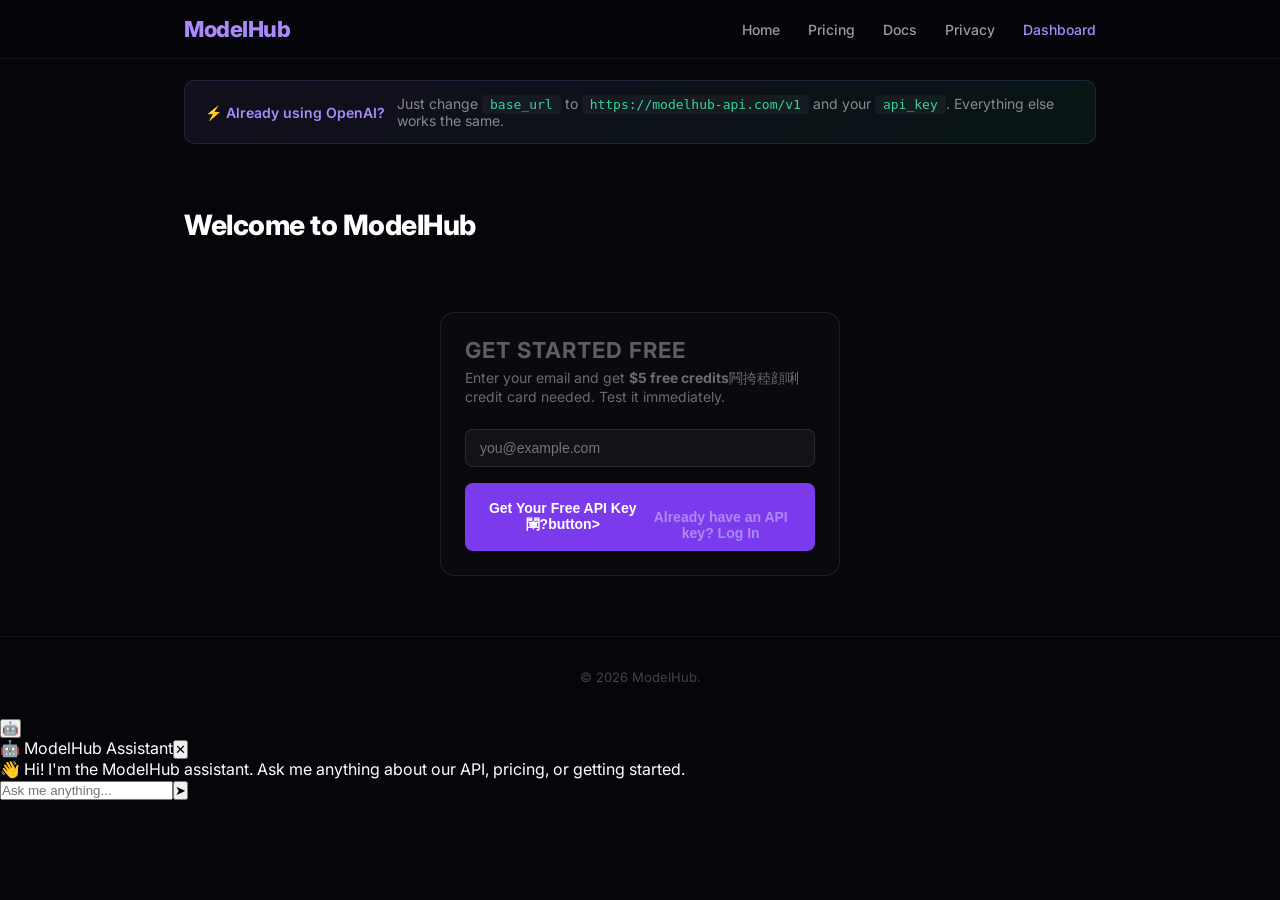
<file: dashboard.html>
<!DOCTYPE html>
<html lang="en">
<head>
<meta charset="UTF-8">
  <link rel="manifest" href="/manifest.json">
  <meta name="theme-color" content="#7c3aed">
  <meta name="apple-mobile-web-app-capable" content="yes">
  <meta name="apple-mobile-web-app-status-bar-style" content="black-translucent">
  <meta name="apple-mobile-web-app-title" content="ModelHub">
  <link rel="apple-touch-icon" href="data:image/svg+xml,%3Csvg xmlns='http://www.w3.org/2000/svg' width='192' height='192'%3E%3Crect width='192' height='192' rx='36' fill='%237c3aed'/%3E%3Ctext x='96' y='128' font-size='96' font-weight='800' fill='%23fff' text-anchor='middle'%3EM%3C/text%3E%3C/svg%3E">
<meta name="viewport" content="width=device-width,initial-scale=1.0">
<title>Dashboard 閳ユ摤odelHub</title>
<link href="https://fonts.googleapis.com/css2?family=Inter:wght@400;500;600;700;800&display=swap" rel="stylesheet">
<style>
*{margin:0;padding:0;box-sizing:border-box}
body{font-family:'Inter',sans-serif;background:#05050a;color:#fff;-webkit-font-smoothing:antialiased}
.container{max-width:960px;margin:0 auto;padding:0 24px}
a{color:#a78bfa;text-decoration:none}
nav{padding:16px 0;border-bottom:1px solid rgba(255,255,255,0.06);position:fixed;top:0;left:0;right:0;background:rgba(5,5,10,0.85);backdrop-filter:blur(16px);z-index:100}
nav .container{display:flex;justify-content:space-between;align-items:center}
.logo{font-weight:800;font-size:22px;letter-spacing:-0.5px;color:#a78bfa}
.nav-links{display:flex;gap:28px;align-items:center}
.nav-links a{color:rgba(255,255,255,0.6);font-size:14px;font-weight:500;transition:color 0.2s}
.nav-links a:hover{color:#fff}
.nav-links a.active{color:#a78bfa}
.ob{background:linear-gradient(135deg,rgba(167,139,250,0.08),rgba(52,211,153,0.08));border:1px solid rgba(167,139,250,0.15);border-radius:10px;padding:14px 20px;margin-bottom:24px;display:flex;align-items:center;gap:12px;font-size:14px}
.ob .l{color:#a78bfa;font-weight:600;white-space:nowrap}
.ob .d{color:rgba(255,255,255,0.5)}
.ob .ci{font-family:'SF Mono',monospace;font-size:13px;color:#34d399;background:rgba(255,255,255,0.04);padding:2px 8px;border-radius:4px}
.spacer{height:80px}
.ph{padding:40px 0 30px}
.ph h1{font-size:28px;font-weight:800;letter-spacing:-0.5px}
.card{background:rgba(255,255,255,0.02);border:1px solid rgba(255,255,255,0.08);border-radius:14px;padding:24px;margin-bottom:20px}
.card h2{font-size:14px;font-weight:600;color:rgba(255,255,255,0.35);text-transform:uppercase;letter-spacing:1px;margin-bottom:16px}
.cg{display:grid;grid-template-columns:1fr 1fr 1fr;gap:16px;margin-bottom:24px}
.sb{background:rgba(255,255,255,0.02);border:1px solid rgba(255,255,255,0.06);border-radius:12px;padding:20px}
.sb .lbl{font-size:12px;color:rgba(255,255,255,0.35);text-transform:uppercase;letter-spacing:0.5px;margin-bottom:6px}
.sb .val{font-size:28px;font-weight:700;color:#fff}
.sb .val.g{color:#34d399}
.sb .val.p{color:#a78bfa}
.sb .val.b{color:#60a5fa}
.sb .sub{font-size:12px;color:rgba(255,255,255,0.3);margin-top:4px}
/* Onboarding bar */
.ob-bar{background:linear-gradient(135deg,rgba(124,58,237,0.1),rgba(52,211,153,0.06));border:1px solid rgba(167,139,250,0.2);border-radius:14px;padding:20px 24px;margin-bottom:24px;position:relative}
.obc{width:100%}
.obh{display:flex;justify-content:space-between;align-items:center;margin-bottom:16px}
.obl{font-size:15px;font-weight:700;color:#a78bfa}
.obd{background:none;border:none;color:rgba(255,255,255,0.3);font-size:16px;cursor:pointer;padding:4px;transition:0.2s}
.obd:hover{color:#fff}
.obs{display:flex;gap:8px}
.osi{display:flex;align-items:center;gap:12px;padding:10px 16px;background:rgba(255,255,255,0.03);border:1px solid rgba(255,255,255,0.06);border-radius:10px;flex:1;cursor:pointer;transition:all 0.2s}
.osi:hover{background:rgba(124,58,237,0.08);border-color:rgba(167,139,250,0.3)}
.osi.od{opacity:0.5;cursor:default}
.osi.od:hover{background:rgba(255,255,255,0.03);border-color:rgba(255,255,255,0.06)}
.oc{width:28px;height:28px;border-radius:50%;background:rgba(255,255,255,0.06);color:rgba(255,255,255,0.5);display:flex;align-items:center;justify-content:center;font-size:13px;font-weight:700;flex-shrink:0}
.ocd{background:#7c3aed;color:#fff;font-size:12px}
.oi{flex:1;min-width:0}
.ot{font-size:13px;font-weight:600;color:rgba(255,255,255,0.8);margin-bottom:2px}
.odc{font-size:11px;color:rgba(255,255,255,0.35)}
.qs{background:linear-gradient(135deg,rgba(124,58,237,0.04),rgba(52,211,153,0.04));border:1px solid rgba(167,139,250,0.12);border-radius:14px;padding:28px;margin-bottom:24px}
.qs h2{font-size:18px;font-weight:700;margin-bottom:4px;text-transform:none;letter-spacing:normal;color:#fff}
.qs .st{font-size:14px;color:rgba(255,255,255,0.4);margin-bottom:20px}
.qr{display:flex;align-items:center;gap:12px;padding:12px 0;border-bottom:1px solid rgba(255,255,255,0.04)}
.qr:last-child{border-bottom:none}
.ql{font-size:13px;font-weight:600;color:rgba(255,255,255,0.5);min-width:100px;flex-shrink:0}
.qv{font-family:'SF Mono',monospace;font-size:13px;color:#a78bfa;word-break:break-all;flex:1;background:rgba(255,255,255,0.03);padding:6px 12px;border-radius:6px}
.qc{background:none;border:1px solid rgba(255,255,255,0.08);color:rgba(255,255,255,0.4);padding:6px 14px;border-radius:6px;font-size:12px;cursor:pointer;flex-shrink:0;transition:0.2s}
.qc:hover{border-color:rgba(255,255,255,0.2);color:#fff}
.tc{background:rgba(0,0,0,0.3);border:1px solid rgba(255,255,255,0.06);border-radius:10px;padding:16px;margin-top:16px}
.tb{display:inline-flex;align-items:center;gap:8px;background:#7c3aed;color:#fff;border:none;padding:10px 24px;border-radius:8px;font-size:14px;font-weight:600;cursor:pointer;transition:0.2s;margin-top:12px}
.to{background:rgba(0,0,0,0.4);border:1px solid rgba(255,255,255,0.06);border-radius:10px;padding:16px;margin-top:12px;font-family:'SF Mono',monospace;font-size:13px;line-height:1.7;min-height:60px;white-space:pre-wrap;display:none}
.kr{display:flex;align-items:center;justify-content:space-between;padding:14px 0;border-bottom:1px solid rgba(255,255,255,0.04);gap:12px}
.kr .kn{font-size:14px;font-weight:600;color:#fff;margin-bottom:4px}
.kr .kv{font-family:'SF Mono',monospace;font-size:13px;color:rgba(255,255,255,0.4);overflow:hidden;text-overflow:ellipsis;white-space:nowrap}
.kr .ks{font-size:11px;padding:3px 10px;border-radius:100px}
.kr .ks.a{background:rgba(52,211,153,0.1);color:#34d399}
.kr .ks.r{background:rgba(239,68,68,0.1);color:#ef4444}
.btn{display:inline-flex;align-items:center;gap:6px;padding:10px 20px;border-radius:8px;font-size:14px;font-weight:600;border:none;cursor:pointer;transition:0.2s}
.btn-p{background:#7c3aed;color:#fff}
.btn-s{background:rgba(255,255,255,0.06);color:#fff;border:1px solid rgba(255,255,255,0.1)}
.btn-sm{padding:6px 14px;font-size:12px}
.btn-f{width:100%;justify-content:center}
.inp{width:100%;padding:10px 14px;background:rgba(255,255,255,0.04);border:1px solid rgba(255,255,255,0.1);border-radius:8px;color:#fff;font-size:14px;outline:none;transition:0.2s}
.inp:focus{border-color:#7c3aed}
.mo{display:none;position:fixed;top:0;left:0;right:0;bottom:0;background:rgba(0,0,0,0.6);backdrop-filter:blur(4px);z-index:200;align-items:center;justify-content:center}
.m{background:#0d0d14;border:1px solid rgba(255,255,255,0.1);border-radius:16px;padding:32px;max-width:480px;width:90%}
.m h2{font-size:20px;font-weight:700;margin-bottom:8px}
.krv{background:rgba(52,211,153,0.06);border:1px solid rgba(52,211,153,0.15);border-radius:10px;padding:16px;margin:16px 0}
.krv .nk{font-family:'SF Mono',monospace;font-size:14px;color:#34d399;word-break:break-all}
.em{text-align:center;padding:40px 20px}
.em h3{font-size:18px;font-weight:600;margin-bottom:6px}
.tt{position:fixed;bottom:24px;right:24px;background:#0d0d14;border:1px solid rgba(255,255,255,0.1);border-radius:10px;padding:14px 20px;font-size:14px;z-index:300;display:none;animation:fadeIn 0.3s}
.pt{display:inline-block;padding:3px 10px;border-radius:100px;font-size:11px;font-weight:600;text-transform:capitalize}
.pt.f{background:rgba(255,255,255,0.06);color:rgba(255,255,255,0.5)}
.pt.bk{background:rgba(96,165,250,0.1);color:#60a5fa}
.pt.l{background:rgba(167,139,250,0.1);color:#a78bfa}
#dc{display:none}
@media(max-width:768px){.container{padding:0 16px}.cg{grid-template-columns:1fr}.kr{flex-direction:column;align-items:flex-start}.qr{flex-direction:column;align-items:flex-start}.obs{flex-direction:column;gap:6px}.osi{padding:8px 12px}.nav-links a{display:none}.nav-links a.active{display:inline-flex;font-size:12px}.ph h1{font-size:22px}.qs{padding:20px}.card{padding:18px}.sb .val{font-size:24px}}
footer{padding:32px 0;border-top:1px solid rgba(255,255,255,0.06);text-align:center;margin-top:60px;font-size:13px;color:rgba(255,255,255,0.25)}
<link rel="stylesheet" href="ai-assistant.css?v=5">
  </style>
</head>
<body>
<nav><div class="container"><div class="logo"><a href="/">ModelHub</a></div><div class="nav-links"><a href="/">Home</a><a href="pricing.html">Pricing</a><a href="docs.html">Docs</a><a href="privacy.html">Privacy</a><a class="active" href="dashboard.html">Dashboard</a></div></div></nav>
<div class="spacer"></div>
<div class="container">
<div class="ob"><span class="l">&#9889; Already using OpenAI?</span> <span class="d">Just change <span class="ci">base_url</span> to <span class="ci">https://modelhub-api.com/v1</span> and your <span class="ci">api_key</span>. Everything else works the same.</span></div>
<div id="ac"><div class="ph"><h1>Welcome to ModelHub</h1></div>
<div style="max-width:400px;margin:40px auto">
<div class="card" id="sf"><h2 style="font-size:22px;font-weight:700;margin-bottom:6px">Get Started Free</h2><p style="color:rgba(255,255,255,0.4);font-size:14px;margin-bottom:24px">Enter your email and get <b>$5 free credits</b>闁挎稑顔唎 credit card needed. Test it immediately.</p><input type="email" id="se" class="inp" placeholder="you@example.com" autocomplete="email" style="margin-bottom:16px"><button class="btn btn-p btn-f" onclick="signup()">Get Your Free API Key 閳?button><div style="text-align:center;margin-top:16px;font-size:14px;color:rgba(255,255,255,0.4)">Already have an API key? <a onclick="showLogin()" style="color:#a78bfa;cursor:pointer">Log In</a></div></div>
<div class="card" id="lf" style="display:none"><h2 style="font-size:22px;font-weight:700;margin-bottom:6px">Log In</h2><p style="color:rgba(255,255,255,0.4);font-size:14px;margin-bottom:24px">Use your email and API key to access your dashboard.</p><input type="email" id="le" class="inp" placeholder="you@example.com" autocomplete="email" style="margin-bottom:12px"><input type="password" id="lk" class="inp" placeholder="mh-sk-..." style="margin-bottom:16px"><button class="btn btn-p btn-f" onclick="login()">Log In &rarr;</button><div style="text-align:center;margin-top:16px;font-size:14px;color:rgba(255,255,255,0.4)">Don't have an API key? <a onclick="showSignup()" style="color:#a78bfa;cursor:pointer">Sign up</a></div></div>
<div class="card" id="ss" style="display:none"><h2 style="font-size:22px;font-weight:700;margin-bottom:6px">&#127881; Your API Key is Ready!</h2><p style="color:rgba(255,255,255,0.4);font-size:14px;margin-bottom:8px"><b>$5 free credits</b> added. Try it right now:</p><div class="krv"><div style="display:flex;align-items:center;gap:10px"><div class="nk" id="nk" style="flex:1;font-family:monospace;font-size:14px;color:#34d399;word-break:break-all"></div><button class="btn btn-p btn-sm" onclick="copyKey()" id="ckb" style="white-space:nowrap;flex-shrink:0;padding:8px 16px">&#128203; Copy</button></div><div style="font-size:12px;color:rgba(255,255,255,0.35);margin-top:10px">&#9888;&#65039; Copy this now. For security, we won&rsquo;t show it again.</div></div><div class="tc"><div style="font-size:12px;color:rgba(255,255,255,0.25);margin-bottom:8px">&#128161; Test it right here 閳ユ攦lick the button below:</div><button class="tb" id="rtb" onclick="runTestFromRegister()">&#128640; Send Test Request</button><div class="to" id="rto"></div></div><button class="btn btn-s btn-f" style="margin-top:16px;width:100%" onclick="goToDashboard()">Go to Dashboard 閳?button></div></div></div>
<div id="dc"><div class="ph" style="display:flex;justify-content:space-between;align-items:center"><h1>Dashboard</h1><div style="display:flex;align-items:center;gap:8px;font-size:13px;color:rgba(255,255,255,0.5)"><span id="ue" style="color:rgba(255,255,255,0.7)"></span><span class="pt f" id="up">free</span><button class="btn btn-sm btn-s" onclick="logout()">闂侇偀鍋撻柛鎴犵槺og In</button></div></div>
<!-- Onboarding Bar -->
<div id="ob-bar" class="ob-bar"></div>
<div class="qs"><h2>&#9889; Quick Start</h2><p class="st">Everything you need to start making API calls in 10 seconds.</p>
<div class="qr"><span class="ql">Your API Key</span><span class="qv" id="qak">mh-sk-...loading</span><button class="qc" onclick="copyQuickstart()">&#128203; Copy</button></div>
<div class="qr"><span class="ql">Base URL</span><span class="qv">https://modelhub-api.com/v1</span><button class="qc" onclick="copyText('https://modelhub-api.com/v1')">&#128203; Copy</button></div>
<div class="qr" style="border-bottom:none"><span class="ql">Test Command</span><span class="qv" id="qc" style="font-size:11px;color:rgba(255,255,255,0.35)">curl https://modelhub-api.com/v1/...</span><button class="qc" onclick="copyCurlCommand()">&#128203; Copy</button></div>
<div class="tc"><div style="font-size:12px;color:rgba(255,255,255,0.25);margin-bottom:8px">Or just click to test:</div><button class="tb" id="dtb" onclick="runTestFromDashboard()">&#128640; Send Test Request</button><div class="to" id="dto"></div></div></div>
<div class="cg"><div class="sb"><div class="lbl">Balance</div><div class="val g" id="sb">$5.00</div><div class="sub">Credit balance</div></div><div class="sb"><div class="lbl">Tokens Used</div><div class="val p" id="st">0</div><div class="sub">This month</div></div><div class="sb"><div class="lbl">Requests</div><div class="val b" id="sr">0</div><div class="sub">Total API calls</div></div></div>
<div class="card"><div style="display:flex;justify-content:space-between;align-items:center;margin-bottom:16px"><h2 style="margin-bottom:0">API Keys</h2><button class="btn btn-sm btn-p" onclick="showCreateKeyModal()">+ + New Key</button></div><div id="kl"><div class="em"><h3>No API Keys</h3><p style="color:rgba(255,255,255,0.4);font-size:14px">Create濞达絿濮峰▓鎴犵箔椤戣法顏卞☉?API Keys闁挎稑鑻槐鎴炴叏鐎ｎ厾娈堕柣顫姀椤曨剙效閸屾ǚ鍋?/p></div></div></div>
<div class="card"><h2>Quick Links</h2><div style="display:grid;grid-template-columns:1fr 1fr;gap:12px"><a href="docs.html" class="btn btn-s" style="justify-content:center;text-decoration:none">&#128214; View Full Docs</a><a href="pricing.html" class="btn btn-s" style="justify-content:center;text-decoration:none">&#128142; Upgrade Plan</a></div></div></div></div>
<footer><div class="container">&copy; 2026 ModelHub.</div></footer>
<div class="mo" id="ckm"><div class="m"><h2>闁哄倹婢樼紓?API Keys</h2><p style="color:rgba(255,255,255,0.5);font-size:14px;margin-bottom:20px">Give your key a name so you can remember what it's for.</p><input type="text" id="nkn" class="inp" placeholder="e.g. Production, Testing, My App"><div style="display:flex;gap:10px;margin-top:20px"><button class="btn btn-s" onclick="closeCreateKeyModal()" style="flex:1">Cancel</button><button class="btn btn-p" onclick="createKey()" style="flex:1">Create 閳?button></div></div></div>
<div class="mo" id="krm"><div class="m"><h2>&#127881; 閻庨潧妫濋幐婊冾啅閻垘eate</h2><p style="color:rgba(255,255,255,0.5);font-size:14px;margin-bottom:20px">Copy this key now. You won&rsquo;t be able to see it again.</p><div class="krv"><div style="display:flex;align-items:center;gap:10px"><div class="nk" id="krv" style="flex:1;font-family:monospace;font-size:14px;color:#34d399;word-break:break-all"></div><button class="btn btn-p btn-sm" onclick="copyNewKey()" id="cnkb" style="white-space:nowrap;flex-shrink:0;padding:8px 16px">&#128203; Copy</button></div><div style="font-size:12px;color:rgba(255,255,255,0.35);margin-top:10px">&#9888;&#65039; Copy this now. It will not be shown again.</div></div><button class="btn btn-s btn-f" style="margin-top:16px;width:100%" onclick="closeKeyResultModal()">Done</button></div></div>
<div class="tt" id="tt"></div>
<script src="ai-assistant.js?v=5"></script>
<script src="dashboard.js">
</script>
  <script>
  if ('serviceWorker' in navigator) {
    navigator.serviceWorker.register('/sw.js').catch(function(e) {
      console.log('SW registration failed:', e);
    });
  }
  </script>
</body>
</html>
</file>
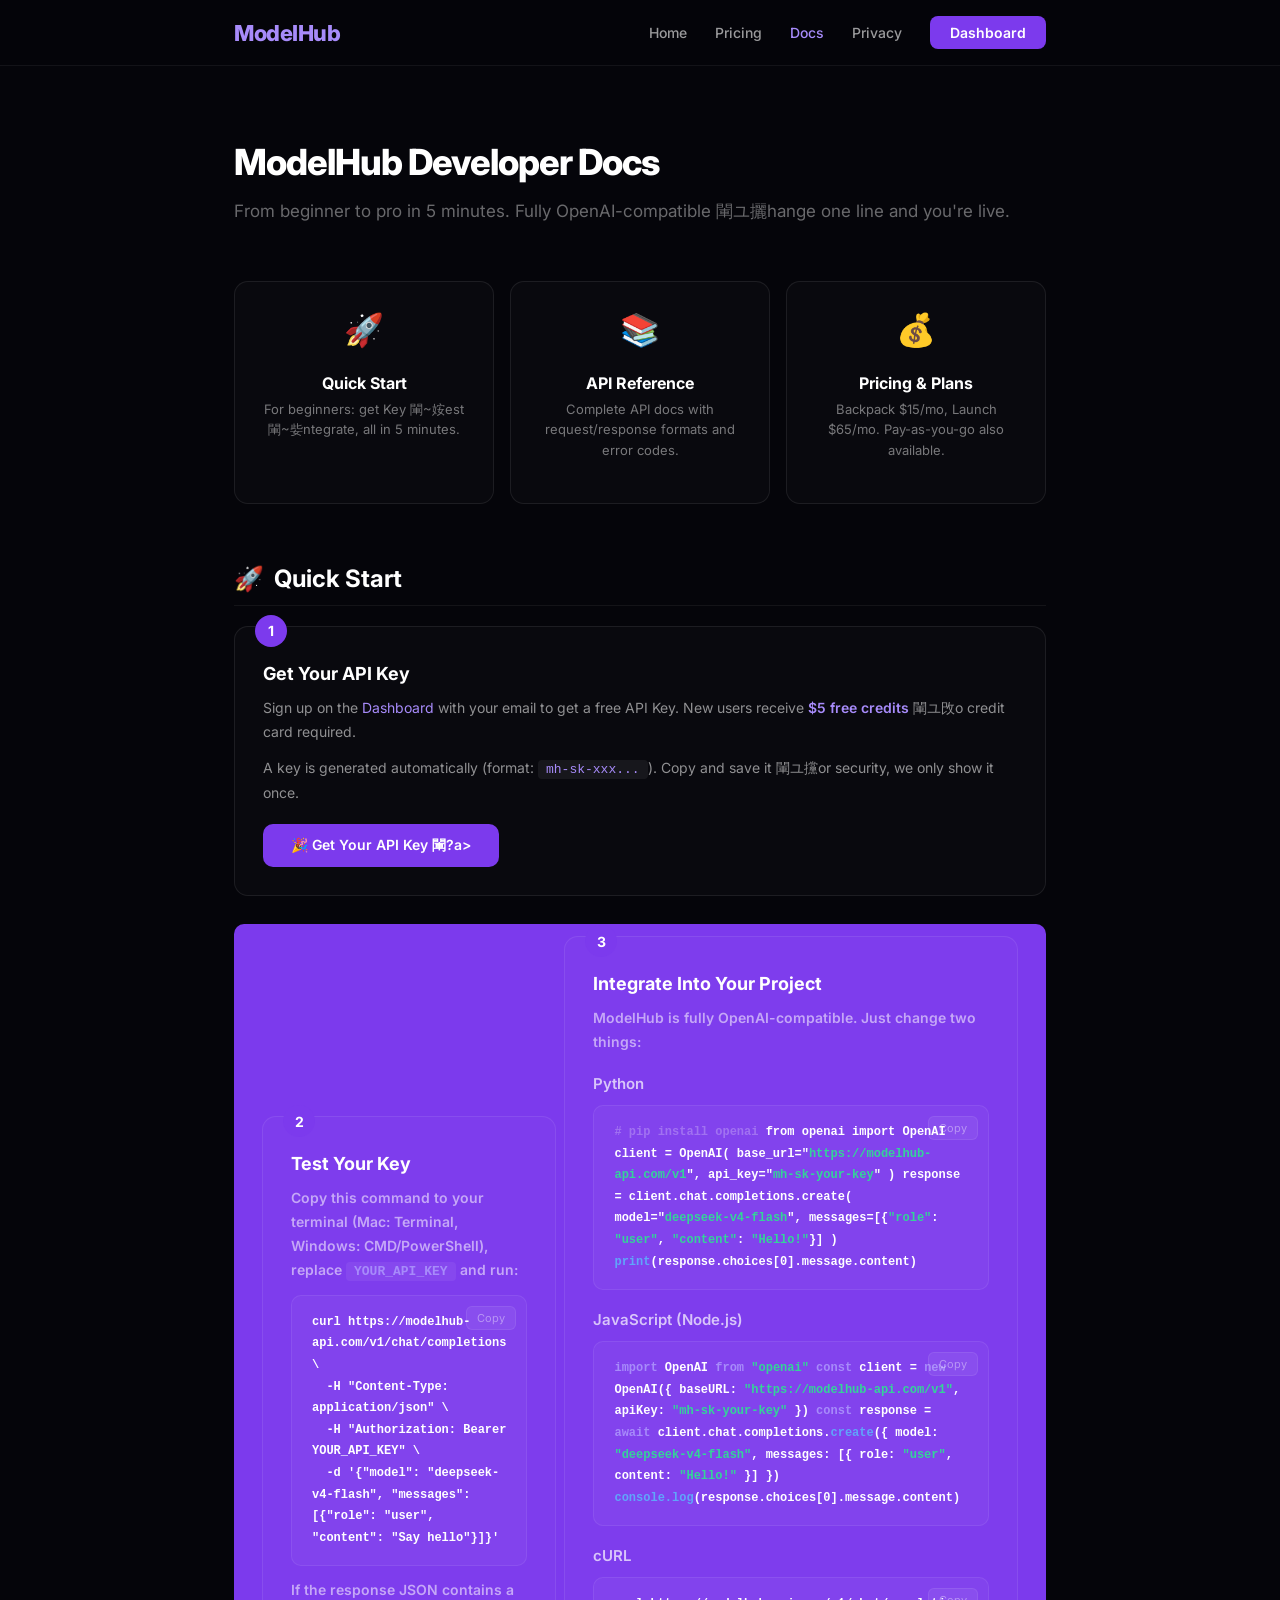
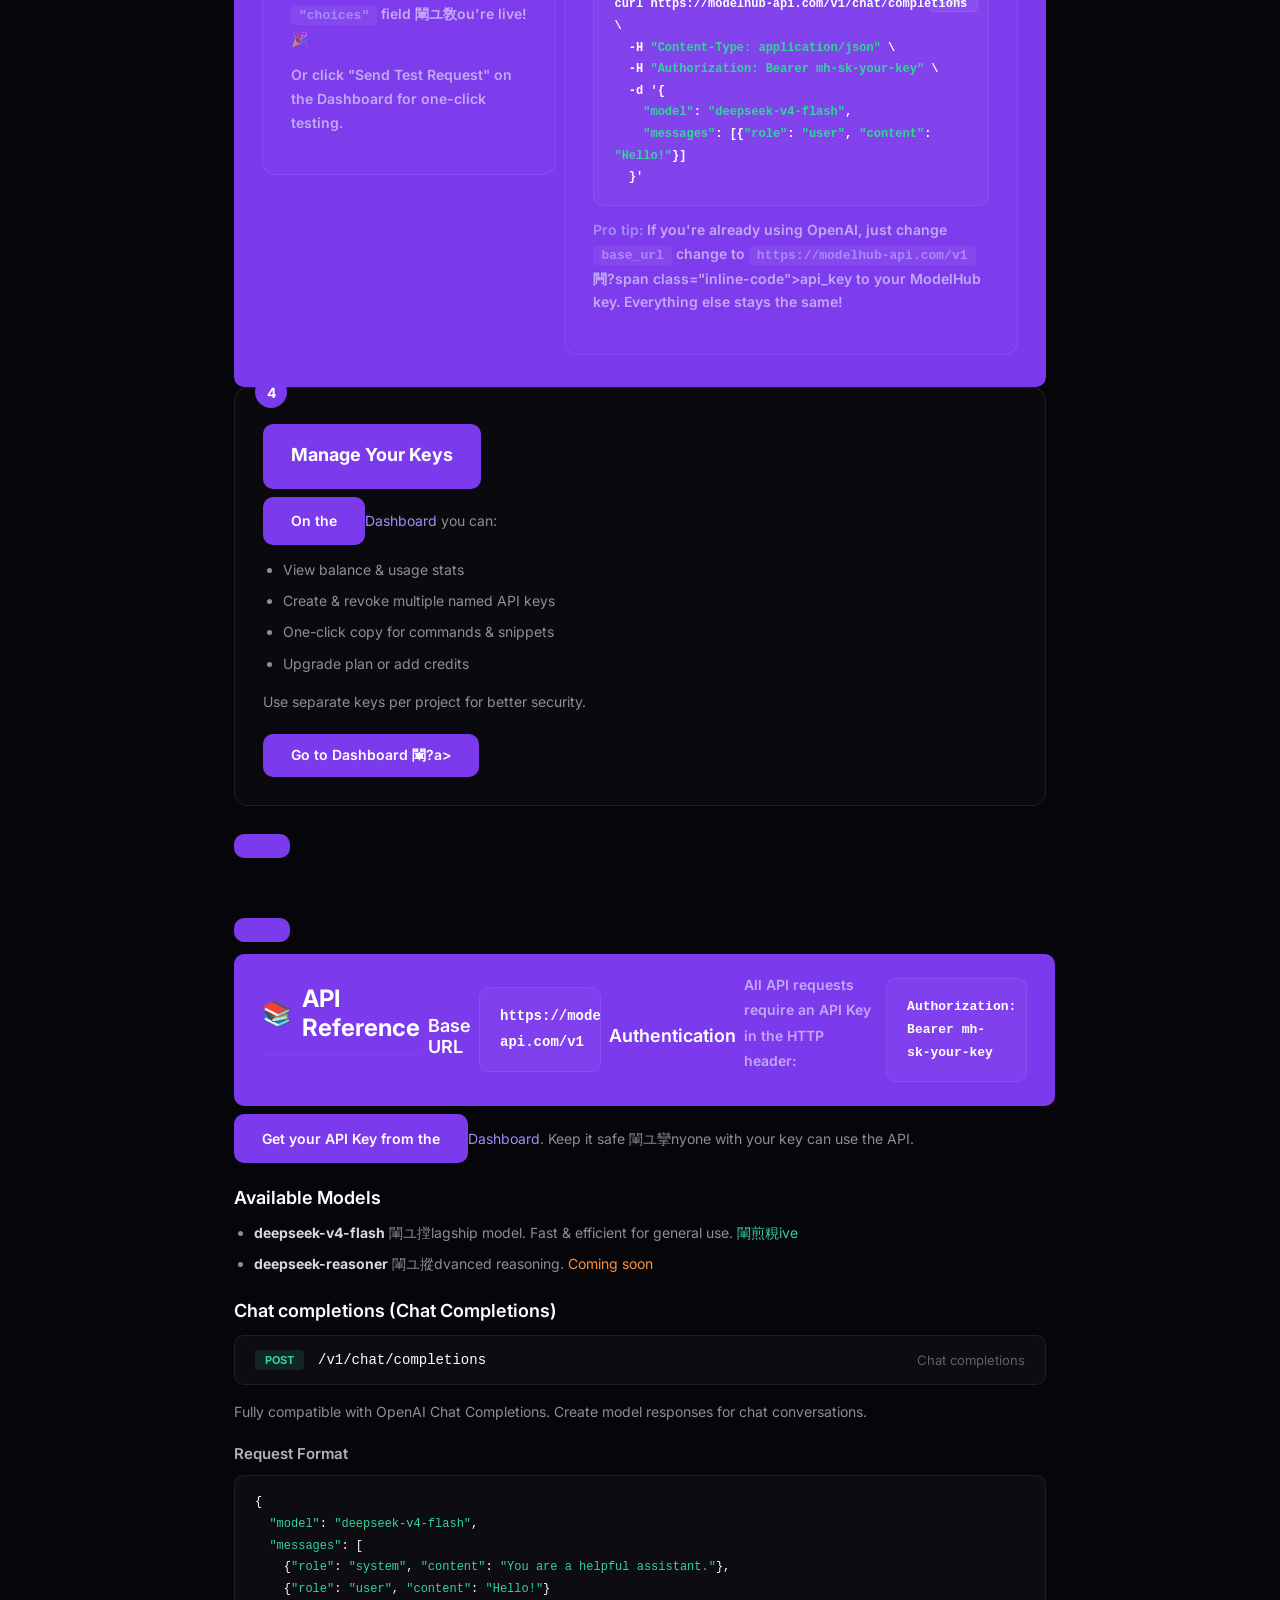
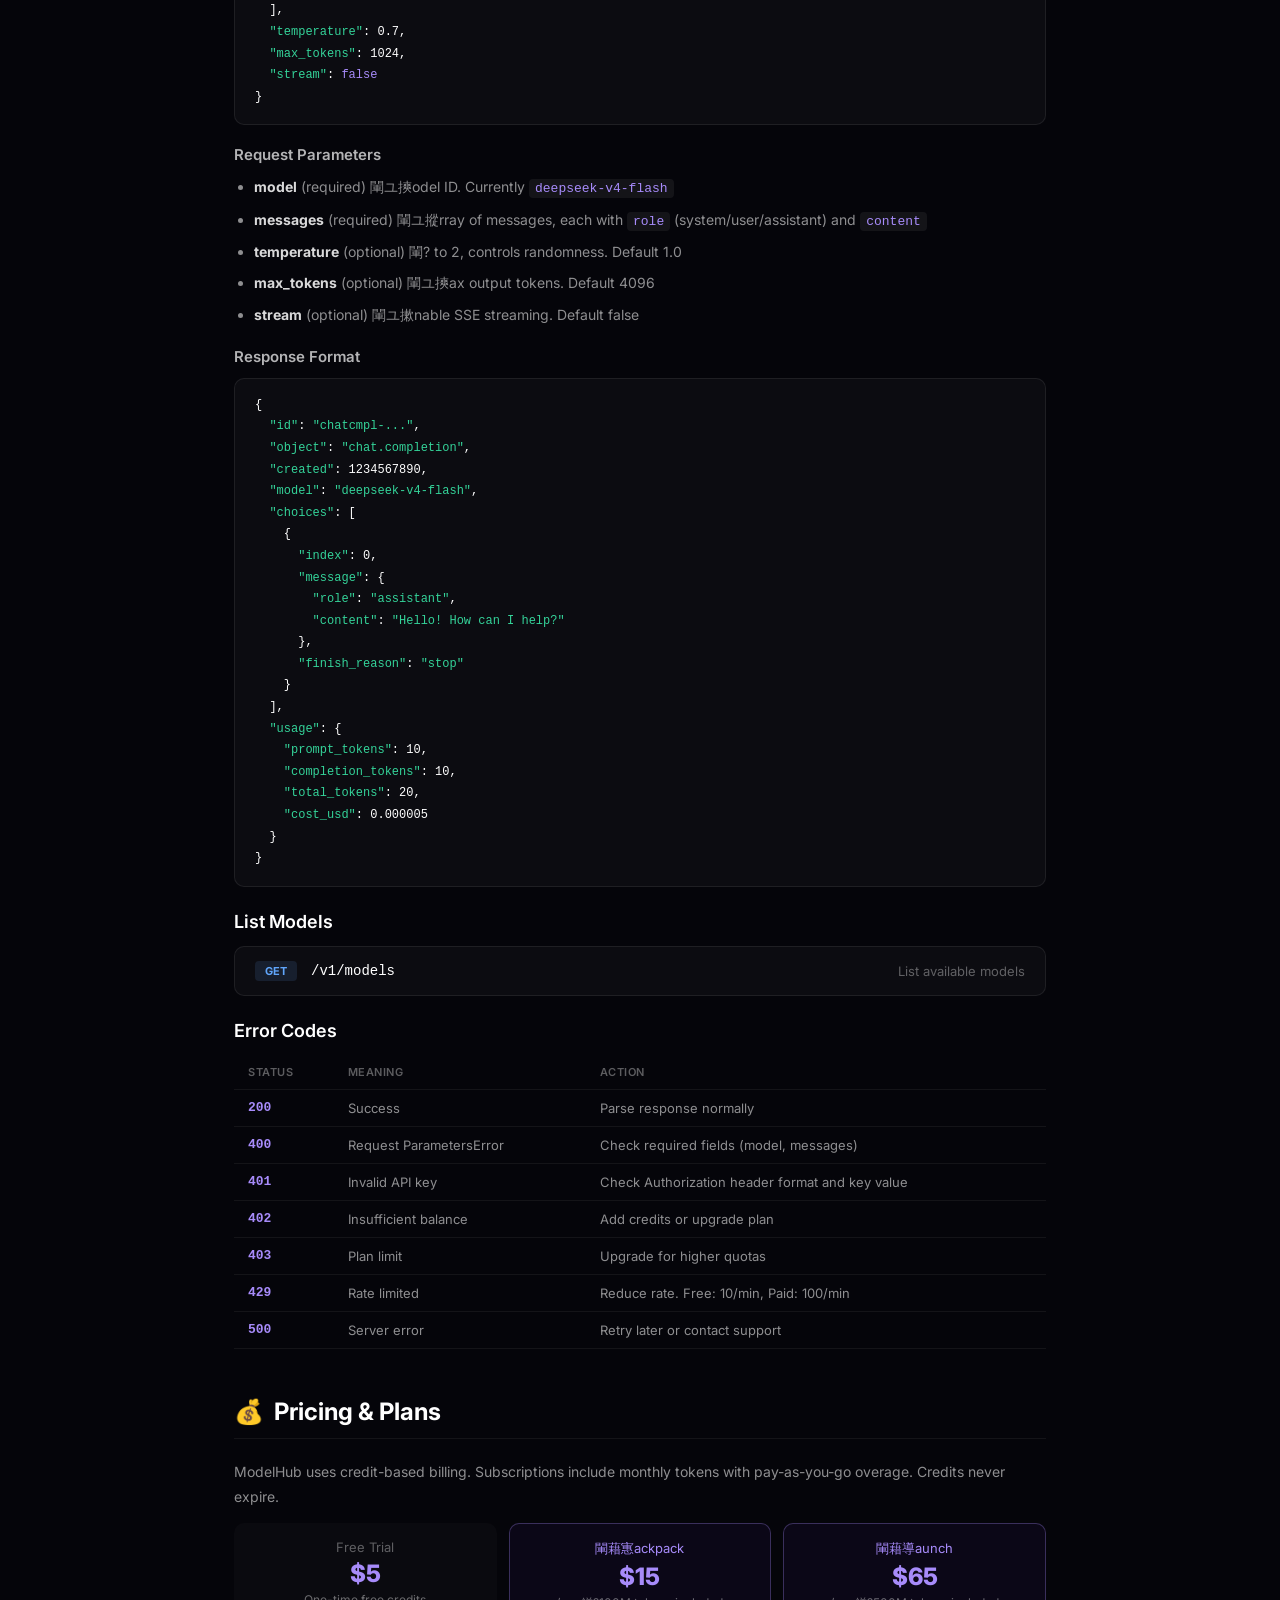
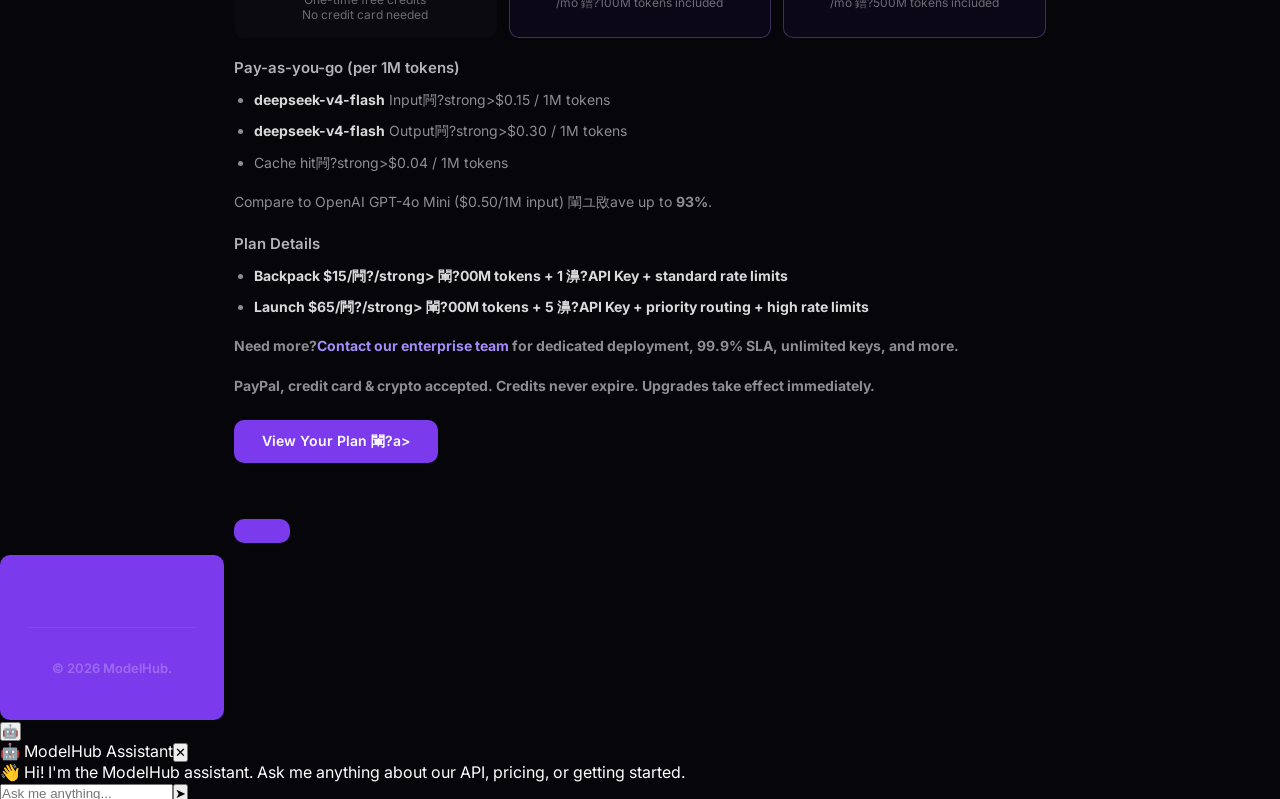
<file: docs.html>
<!DOCTYPE html>
<html lang="en">
<head>
  <meta charset="UTF-8">
  <link rel="manifest" href="/manifest.json">
  <meta name="theme-color" content="#7c3aed">
  <meta name="apple-mobile-web-app-capable" content="yes">
  <meta name="apple-mobile-web-app-status-bar-style" content="black-translucent">
  <meta name="apple-mobile-web-app-title" content="ModelHub">
  <link rel="apple-touch-icon" href="data:image/svg+xml,%3Csvg xmlns='http://www.w3.org/2000/svg' width='192' height='192'%3E%3Crect width='192' height='192' rx='36' fill='%237c3aed'/%3E%3Ctext x='96' y='128' font-size='96' font-weight='800' fill='%23fff' text-anchor='middle'%3EM%3C/text%3E%3C/svg%3E">
  <meta name="viewport" content="width=device-width, initial-scale=1.0">
  <title>ModelHub Developer Docs</title>
  <link href="https://fonts.googleapis.com/css2?family=Inter:wght@400;500;600;700;800&display=swap" rel="stylesheet">
  <style>
    * { margin: 0; padding: 0; box-sizing: border-box; }
    body { font-family: 'Inter', sans-serif; background: #05050a; color: #fff; -webkit-font-smoothing: antialiased; }
    .container { max-width: 860px; margin: 0 auto; padding: 0 24px; }
    a { color: #a78bfa; text-decoration: none; }

    nav { padding: 16px 0; border-bottom: 1px solid rgba(255,255,255,0.06); position: fixed; top: 0; left: 0; right: 0; background: rgba(5,5,10,0.85); backdrop-filter: blur(16px); z-index: 100; }
    nav .container { display: flex; justify-content: space-between; align-items: center; }
    .logo { font-weight: 800; font-size: 22px; letter-spacing: -0.5px; color: #a78bfa; }
    .nav-links { display: flex; gap: 28px; align-items: center; }
    .nav-links a { color: rgba(255,255,255,0.6); font-size: 14px; font-weight: 500; transition: color 0.2s; }
    .nav-links a:hover { color: #fff; }
    .nav-links a.active { color: #a78bfa; }
    .nav-cta { background: #7c3aed; color: #fff !important; padding: 8px 20px; border-radius: 8px; font-weight: 600 !important; }

    .spacer { height: 80px; }
    .page-header { padding: 60px 0 40px; }
    .page-header h1 { font-size: 36px; font-weight: 800; letter-spacing: -1px; margin-bottom: 12px; }
    .page-header p { color: rgba(255,255,255,0.4); font-size: 17px; }

    /* Quick Entry Cards */
    .entry-cards { display: grid; grid-template-columns: 1fr 1fr 1fr; gap: 16px; margin-bottom: 60px; }
    .entry-card { background: rgba(255,255,255,0.02); border: 1px solid rgba(255,255,255,0.08); border-radius: 14px; padding: 28px; text-align: center; transition: all 0.3s; cursor: pointer; }
    .entry-card:hover { border-color: rgba(167,139,250,0.3); background: rgba(124,58,237,0.04); transform: translateY(-4px); }
    .entry-card .ec-icon { font-size: 32px; margin-bottom: 12px; }
    .entry-card h3 { font-size: 16px; font-weight: 700; margin-bottom: 6px; color: #fff; }
    .entry-card p { font-size: 13px; color: rgba(255,255,255,0.45); line-height: 1.6; }
    .entry-card a { display: block; text-decoration: none; color: inherit; }

    /* Section anchors */
    .section { margin-bottom: 48px; }
    .section h2 { font-size: 24px; font-weight: 700; margin-bottom: 20px; padding-bottom: 12px; border-bottom: 1px solid rgba(255,255,255,0.06); display: flex; align-items: center; gap: 10px; }

    .step-card { background: rgba(255,255,255,0.02); border: 1px solid rgba(255,255,255,0.08); border-radius: 14px; padding: 28px; margin-bottom: 20px; position: relative; }
    .step-card .step-num { position: absolute; top: -12px; left: 20px; background: #7c3aed; color: #fff; width: 32px; height: 32px; border-radius: 50%; display: flex; align-items: center; justify-content: center; font-size: 14px; font-weight: 700; }
    .step-card h3 { font-size: 18px; font-weight: 700; margin: 8px 0 12px; color: #fff; }
    .step-card p { font-size: 14px; color: rgba(255,255,255,0.55); line-height: 1.7; margin-bottom: 12px; }
    .step-card .highlight { color: #a78bfa; font-weight: 600; }

    .btn-main { display: inline-flex; align-items: center; gap: 8px; background: #7c3aed; color: #fff; padding: 12px 28px; border-radius: 10px; font-size: 14px; font-weight: 600; text-decoration: none; transition: all 0.2s; margin-top: 8px; }
    .btn-main:hover { background: #6d28d9; transform: translateY(-2px); }

    .code-block { background: rgba(255,255,255,0.03); border: 1px solid rgba(255,255,255,0.08); border-radius: 10px; padding: 16px 20px; font-family: 'SF Mono', 'JetBrains Mono', monospace; font-size: 12px; line-height: 1.8; overflow-x: auto; margin: 12px 0; position: relative; }
    .code-block .copy-btn { position: absolute; top: 10px; right: 10px; background: rgba(255,255,255,0.06); border: 1px solid rgba(255,255,255,0.08); color: rgba(255,255,255,0.4); padding: 4px 10px; border-radius: 6px; font-size: 11px; cursor: pointer; font-family: 'Inter', sans-serif; transition: 0.2s; }
    .code-block .copy-btn:hover { background: rgba(255,255,255,0.1); color: #fff; }
    .code-block .comment { color: rgba(255,255,255,0.25); }
    .code-block .keyword { color: #a78bfa; }
    .code-block .string { color: #34d399; }
    .code-block .func { color: #60a5fa; }

    .inline-code { font-family: 'SF Mono', 'JetBrains Mono', monospace; font-size: 13px; background: rgba(255,255,255,0.06); padding: 2px 8px; border-radius: 4px; color: #a78bfa; }

    h3 { font-size: 18px; font-weight: 600; margin: 24px 0 12px; }
    h4 { font-size: 15px; font-weight: 600; margin: 20px 0 10px; color: rgba(255,255,255,0.7); }
    p { font-size: 14px; color: rgba(255,255,255,0.55); line-height: 1.8; margin-bottom: 14px; }
    ul { padding-left: 20px; margin-bottom: 14px; }
    ul li { font-size: 14px; color: rgba(255,255,255,0.55); line-height: 1.8; margin-bottom: 6px; }
    ul li strong { color: rgba(255,255,255,0.85); }
    code { font-family: 'SF Mono', 'JetBrains Mono', monospace; font-size: 13px; background: rgba(255,255,255,0.06); padding: 2px 6px; border-radius: 4px; color: #a78bfa; }

    .endpoint { background: rgba(255,255,255,0.03); border: 1px solid rgba(255,255,255,0.08); border-radius: 10px; padding: 14px 20px; margin: 14px 0; display: flex; align-items: center; gap: 14px; }
    .method { font-size: 11px; font-weight: 700; padding: 3px 10px; border-radius: 4px; text-transform: uppercase; }
    .method.post { background: rgba(52,211,153,0.12); color: #34d399; }
    .method.get { background: rgba(96,165,250,0.12); color: #60a5fa; }
    .endpoint .path { font-family: 'SF Mono', 'JetBrains Mono', monospace; font-size: 14px; color: #fff; }
    .endpoint .desc-label { font-size: 13px; color: rgba(255,255,255,0.35); margin-left: auto; }

    .error-table { width: 100%; border-collapse: collapse; margin: 14px 0; }
    .error-table th, .error-table td { padding: 10px 14px; text-align: left; border-bottom: 1px solid rgba(255,255,255,0.06); font-size: 13px; }
    .error-table th { color: rgba(255,255,255,0.35); font-weight: 600; text-transform: uppercase; letter-spacing: 0.5px; font-size: 11px; }
    .error-table td { color: rgba(255,255,255,0.55); }
    .error-table .code-col { color: #a78bfa; font-weight: 600; font-family: monospace; }

    .plan-box { background: rgba(124,58,237,0.04); border: 1px solid rgba(167,139,250,0.15); border-radius: 12px; padding: 20px; margin: 14px 0; }
    .plan-row { display: grid; grid-template-columns: 1fr 1fr 1fr; gap: 12px; }
    .plan-item { text-align: center; padding: 16px; background: rgba(255,255,255,0.02); border-radius: 10px; }
    .plan-item .pn { font-size: 13px; color: rgba(255,255,255,0.35); margin-bottom: 4px; }
    .plan-item .pp { font-size: 24px; font-weight: 800; color: #a78bfa; }
    .plan-item .ptk { font-size: 12px; color: rgba(255,255,255,0.4); margin-top: 4px; }

    @media (max-width: 768px) {.container { padding: 0 16px; } .entry-cards { grid-template-columns: 1fr; } .plan-row { grid-template-columns: 1fr; } .page-header h1 { font-size: 26px; } .nav-links a:not(.nav-cta):not(.active) { display: none; } .nav-links a.nav-cta, .nav-links a.active { display: inline-flex; } .nav-links a.active { font-size: 12px; } .step-card { padding: 20px; } .code-block { font-size: 11px; padding: 12px 14px; } }

    footer { padding: 32px 0; border-top: 1px solid rgba(255,255,255,0.06); text-align: center; margin-top: 60px; font-size: 13px; color: rgba(255,255,255,0.25); }
  <link rel="stylesheet" href="ai-assistant.css?v=5">
  </style>
</head>
<body>

<nav>
  <div class="container">
    <div class="logo"><a href="/">ModelHub</a></div>
    <div class="nav-links">
      <a href="/">Home</a>
      <a href="pricing.html">Pricing</a>
      <a href="docs.html" class="active">Docs</a>
      <a href="privacy.html">Privacy</a>
      <a href="dashboard.html" class="nav-cta">Dashboard</a>
    </div>
  </div>
</nav>

<div class="spacer"></div>

<div class="container">

  <div class="page-header">
    <h1>ModelHub Developer Docs</h1>
    <p>From beginner to pro in 5 minutes. Fully OpenAI-compatible 閳ユ攦hange one line and you're live.</p>
  </div>

  <!-- Quick Entry Cards -->
  <div class="entry-cards">
    <a href="#quickstart" class="entry-card">
      <div class="ec-icon">&#128640;</div>
      <h3>Quick Start</h3>
      <p>For beginners: get Key 閳姲est 閳姕ntegrate, all in 5 minutes.</p>
    </a>
    <a href="#api-ref" class="entry-card">
      <div class="ec-icon">&#128218;</div>
      <h3>API Reference</h3>
      <p>Complete API docs with request/response formats and error codes.</p>
    </a>
    <a href="#pricing" class="entry-card">
      <div class="ec-icon">&#128176;</div>
      <h3>Pricing & Plans</h3>
      <p>Backpack $15/mo, Launch $65/mo. Pay-as-you-go also available.</p>
    </a>
  </div>

  <!-- ===== QUICK START ===== -->
  <div class="section" id="quickstart">
    <h2><span>&#128640;</span> Quick Start</h2>

    <div class="step-card">
      <div class="step-num">1</div>
      <h3>Get Your API Key</h3>
      <p>Sign up on the <a href="dashboard.html">Dashboard</a> with your email to get a free API Key. New users receive <span class="highlight">$5 free credits</span> 閳ユ攺o credit card required.</p>
      <p>A key is generated automatically (format: <span class="inline-code">mh-sk-xxx...</span>). Copy and save it 閳ユ攩or security, we only show it once.</p>
      <a href="dashboard.html" class="btn-main">&#127881; Get Your API Key 閳?a>
    </div>

    <div class="step-card">
      <div class="step-num">2</div>
      <h3>Test Your Key</h3>
      <p>Copy this command to your terminal (Mac: Terminal, Windows: CMD/PowerShell), replace <span class="inline-code">YOUR_API_KEY</span>  and run:</p>
      <div class="code-block">
        <button class="copy-btn" onclick="copyText(\"curl https://modelhub-api.com/v1/chat/completions -H \\\"Content-Type: application/json\\\" -H \\\"Authorization: Bearer YOUR_API_KEY\\\" -d '{\\\"model\\\": \\\"deepseek-v4-flash\\\", \\\"messages\\\": [{\\\"role\\\": \\\"user\\\", \\\"content\\\": \\\"Say hello\\\"}]}'\")">Copy</button>
        curl https://modelhub-api.com/v1/chat/completions \<br>
        &nbsp;&nbsp;-H "Content-Type: application/json" \<br>
        &nbsp;&nbsp;-H "Authorization: Bearer YOUR_API_KEY" \<br>
        &nbsp;&nbsp;-d '{"model": "deepseek-v4-flash", "messages": [{"role": "user", "content": "Say hello"}]}'
      </div>
      <p>If the response JSON contains a <span class="inline-code">"choices"</span> field 閳ユ敎ou're live! &#127881;</p>
      <p>Or click "Send Test Request" on the Dashboard for one-click testing.</p>
    </div>

    <div class="step-card">
      <div class="step-num">3</div>
      <h3>Integrate Into Your Project</h3>
      <p>ModelHub is fully OpenAI-compatible. Just change two things:</p>

      <h4>Python</h4>
      <div class="code-block">
        <button class="copy-btn" onclick="copyText('from openai import OpenAI\n\nclient = OpenAI(\n    base_url=\"https://modelhub-api.com/v1\",\n    api_key=\"mh-sk-your-key\"\n)\n\nresponse = client.chat.completions.create(\n    model=\"deepseek-v4-flash\",\n    messages=[{\"role\": \"user\", \"content\": \"Hello!\"}]\n)\n\nprint(response.choices[0].message.content)')">Copy</button>
        <span class="comment"># pip install openai</span>
        from openai import OpenAI

        client = OpenAI(
            base_url="<span class="string">https://modelhub-api.com/v1</span>",
            api_key="<span class="string">mh-sk-your-key</span>"
        )

        response = client.chat.completions.create(
            model="<span class="string">deepseek-v4-flash</span>",
            messages=[{<span class="string">"role"</span>: <span class="string">"user"</span>, <span class="string">"content"</span>: <span class="string">"Hello!"</span>}]
        )

        <span class="func">print</span>(response.choices[0].message.content)
      </div>

      <h4>JavaScript (Node.js)</h4>
      <div class="code-block">
        <button class="copy-btn" onclick="copyText('import OpenAI from \"openai\"\n\nconst client = new OpenAI({\n    baseURL: \"https://modelhub-api.com/v1\",\n    apiKey: \"mh-sk-your-key\"\n})\n\nconst response = await client.chat.completions.create({\n    model: \"deepseek-v4-flash\",\n    messages: [{ role: \"user\", content: \"Hello!\" }]\n})\n\nconsole.log(response.choices[0].message.content)')">Copy</button>
        <span class="keyword">import</span> OpenAI <span class="keyword">from</span> <span class="string">"openai"</span>

        <span class="keyword">const</span> client = <span class="keyword">new</span> OpenAI({
            baseURL: <span class="string">"https://modelhub-api.com/v1"</span>,
            apiKey: <span class="string">"mh-sk-your-key"</span>
        })

        <span class="keyword">const</span> response = <span class="keyword">await</span> client.chat.completions.<span class="func">create</span>({
            model: <span class="string">"deepseek-v4-flash"</span>,
            messages: [{ role: <span class="string">"user"</span>, content: <span class="string">"Hello!"</span> }]
        })

        <span class="func">console.log</span>(response.choices[0].message.content)
      </div>

      <h4>cURL</h4>
      <div class="code-block">
        <button class="copy-btn" onclick="copyText('curl https://modelhub-api.com/v1/chat/completions \\\n  -H \"Content-Type: application/json\" \\\n  -H \"Authorization: Bearer mh-sk-your-key\" \\\n  -d \'{\n    \"model\": \"deepseek-v4-flash\",\n    \"messages\": [{\"role\": \"user\", \"content\": \"Hello!\"}]\n  }\'')">Copy</button>
        curl https://modelhub-api.com/v1/chat/completions \<br>
        &nbsp;&nbsp;-H <span class="string">"Content-Type: application/json"</span> \<br>
        &nbsp;&nbsp;-H <span class="string">"Authorization: Bearer mh-sk-your-key"</span> \<br>
        &nbsp;&nbsp;-d '{<br>
        &nbsp;&nbsp;&nbsp;&nbsp;<span class="string">"model"</span>: <span class="string">"deepseek-v4-flash"</span>,<br>
        &nbsp;&nbsp;&nbsp;&nbsp;<span class="string">"messages"</span>: [{<span class="string">"role"</span>: <span class="string">"user"</span>, <span class="string">"content"</span>: <span class="string">"Hello!"</span>}]<br>
        &nbsp;&nbsp;}'
      </div>
      <p><span class="highlight">Pro tip:</span> If you're already using OpenAI, just change <span class="inline-code">base_url</span> change to <span class="inline-code">https://modelhub-api.com/v1</span>闁?span class="inline-code">api_key</span> to your ModelHub key. Everything else stays the same!</p>
    </div>

    <div class="step-card">
      <div class="step-num">4</div>
      <h3>Manage Your Keys</h3>
      <p>On the <a href="dashboard.html">Dashboard</a> you can:</p>
      <ul>
        <li>View balance & usage stats</li>
        <li>Create & revoke multiple named API keys</li>
        <li>One-click copy for commands & snippets</li>
        <li>Upgrade plan or add credits</li>
      </ul>
      <p>Use separate keys per project for better security.</p>
      <a href="dashboard.html" class="btn-main">Go to Dashboard 閳?a>
    </div>
  </div>

  <!-- ===== API REFERENCE ===== -->
  <div class="section" id="api-ref">
    <h2><span>&#128218;</span> API Reference</h2>

    <h3>Base URL</h3>
    <div class="code-block" style="font-size:14px; text-align:center;">
      https://modelhub-api.com/v1
    </div>

    <h3>Authentication</h3>
    <p>All API requests require an API Key in the HTTP header:</p>
    <div class="code-block" style="font-size:13px;">
      Authorization: Bearer mh-sk-your-key
    </div>
    <p>Get your API Key from the <a href="dashboard.html">Dashboard</a>. Keep it safe 閳ユ攣nyone with your key can use the API.</p>

    <h3>Available Models</h3>
    <ul>
      <li><strong>deepseek-v4-flash</strong> 閳ユ摚lagship model. Fast & efficient for general use. <span style="color:#34d399;">閳煎粯ive</span></li>
      <li><strong>deepseek-reasoner</strong> 閳ユ摐dvanced reasoning. <span style="color:#fb923c;">Coming soon</span></li>
    </ul>

    <h3>Chat completions (Chat Completions)</h3>

    <div class="endpoint">
      <span class="method post">POST</span>
      <span class="path">/v1/chat/completions</span>
      <span class="desc-label">Chat completions</span>
    </div>

    <p>Fully compatible with OpenAI Chat Completions. Create model responses for chat conversations.</p>

    <h4>Request Format</h4>
    <div class="code-block">
      {<br>
      &nbsp;&nbsp;<span class="string">"model"</span>: <span class="string">"deepseek-v4-flash"</span>,<br>
      &nbsp;&nbsp;<span class="string">"messages"</span>: [<br>
      &nbsp;&nbsp;&nbsp;&nbsp;{<span class="string">"role"</span>: <span class="string">"system"</span>, <span class="string">"content"</span>: <span class="string">"You are a helpful assistant."</span>},<br>
      &nbsp;&nbsp;&nbsp;&nbsp;{<span class="string">"role"</span>: <span class="string">"user"</span>, <span class="string">"content"</span>: <span class="string">"Hello!"</span>}<br>
      &nbsp;&nbsp;],<br>
      &nbsp;&nbsp;<span class="string">"temperature"</span>: 0.7,<br>
      &nbsp;&nbsp;<span class="string">"max_tokens"</span>: 1024,<br>
      &nbsp;&nbsp;<span class="string">"stream"</span>: <span class="keyword">false</span><br>
      }
    </div>

    <h4>Request Parameters</h4>
    <ul>
      <li><strong>model</strong> (required) 閳ユ摤odel ID. Currently <code>deepseek-v4-flash</code></li>
      <li><strong>messages</strong> (required) 閳ユ摐rray of messages, each with <code>role</code> (system/user/assistant) and <code>content</code></li>
      <li><strong>temperature</strong> (optional) 閳? to 2, controls randomness. Default 1.0</li>
      <li><strong>max_tokens</strong> (optional) 閳ユ摤ax output tokens. Default 4096</li>
      <li><strong>stream</strong> (optional) 閳ユ摗nable SSE streaming. Default false</li>
    </ul>

    <h4>Response Format</h4>
    <div class="code-block">
      {<br>
      &nbsp;&nbsp;<span class="string">"id"</span>: <span class="string">"chatcmpl-..."</span>,<br>
      &nbsp;&nbsp;<span class="string">"object"</span>: <span class="string">"chat.completion"</span>,<br>
      &nbsp;&nbsp;<span class="string">"created"</span>: 1234567890,<br>
      &nbsp;&nbsp;<span class="string">"model"</span>: <span class="string">"deepseek-v4-flash"</span>,<br>
      &nbsp;&nbsp;<span class="string">"choices"</span>: [<br>
      &nbsp;&nbsp;&nbsp;&nbsp;{<br>
      &nbsp;&nbsp;&nbsp;&nbsp;&nbsp;&nbsp;<span class="string">"index"</span>: 0,<br>
      &nbsp;&nbsp;&nbsp;&nbsp;&nbsp;&nbsp;<span class="string">"message"</span>: {<br>
      &nbsp;&nbsp;&nbsp;&nbsp;&nbsp;&nbsp;&nbsp;&nbsp;<span class="string">"role"</span>: <span class="string">"assistant"</span>,<br>
      &nbsp;&nbsp;&nbsp;&nbsp;&nbsp;&nbsp;&nbsp;&nbsp;<span class="string">"content"</span>: <span class="string">"Hello! How can I help?"</span><br>
      &nbsp;&nbsp;&nbsp;&nbsp;&nbsp;&nbsp;},<br>
      &nbsp;&nbsp;&nbsp;&nbsp;&nbsp;&nbsp;<span class="string">"finish_reason"</span>: <span class="string">"stop"</span><br>
      &nbsp;&nbsp;&nbsp;&nbsp;}<br>
      &nbsp;&nbsp;],<br>
      &nbsp;&nbsp;<span class="string">"usage"</span>: {<br>
      &nbsp;&nbsp;&nbsp;&nbsp;<span class="string">"prompt_tokens"</span>: 10,<br>
      &nbsp;&nbsp;&nbsp;&nbsp;<span class="string">"completion_tokens"</span>: 10,<br>
      &nbsp;&nbsp;&nbsp;&nbsp;<span class="string">"total_tokens"</span>: 20,<br>
      &nbsp;&nbsp;&nbsp;&nbsp;<span class="string">"cost_usd"</span>: 0.000005<br>
      &nbsp;&nbsp;}<br>
      }
    </div>

    <h3>List Models</h3>
    <div class="endpoint">
      <span class="method get">GET</span>
      <span class="path">/v1/models</span>
      <span class="desc-label">List available models</span>
    </div>

    <h3>Error Codes</h3>
    <table class="error-table">
      <tr><th>Status</th><th>Meaning</th><th>Action</th></tr>
      <tr><td class="code-col">200</td><td>Success</td><td>Parse response normally</td></tr>
      <tr><td class="code-col">400</td><td>Request ParametersError</td><td>Check required fields (model, messages)</td></tr>
      <tr><td class="code-col">401</td><td>Invalid API key</td><td>Check Authorization header format and key value</td></tr>
      <tr><td class="code-col">402</td><td>Insufficient balance</td><td>Add credits or upgrade plan</td></tr>
      <tr><td class="code-col">403</td><td>Plan limit</td><td>Upgrade for higher quotas</td></tr>
      <tr><td class="code-col">429</td><td>Rate limited</td><td>Reduce rate. Free: 10/min, Paid: 100/min</td></tr>
      <tr><td class="code-col">500</td><td>Server error</td><td>Retry later or contact support</td></tr>
    </table>
  </div>

  <!-- ===== PRICING ===== -->
  <div class="section" id="pricing">
    <h2><span>&#128176;</span> Pricing & Plans</h2>

    <p>ModelHub uses credit-based billing. Subscriptions include monthly tokens with pay-as-you-go overage. Credits never expire.</p>

    <div class="plan-row">
      <div class="plan-item">
        <div class="pn">Free Trial</div>
        <div class="pp">$5</div>
        <div class="ptk">One-time free credits<br>No credit card needed</div>
      </div>
      <div class="plan-item" style="border:1px solid rgba(167,139,250,0.3);background:rgba(124,58,237,0.06);">
        <div class="pn" style="color:#a78bfa;">閳藉寭ackpack</div>
        <div class="pp" style="color:#a78bfa;">$15</div>
        <div class="ptk">/mo 鐠?100M tokens included</div>
      </div>
      <div class="plan-item" style="border:1px solid rgba(167,139,250,0.3);background:rgba(124,58,237,0.06);">
        <div class="pn" style="color:#a78bfa;">閳藉導aunch</div>
        <div class="pp" style="color:#a78bfa;">$65</div>
        <div class="ptk">/mo 鐠?500M tokens included</div>
      </div>
    </div>

    <h4>Pay-as-you-go (per 1M tokens)</h4>
    <ul>
      <li><strong>deepseek-v4-flash</strong> Input闁?strong>$0.15</strong> / 1M tokens</li>
      <li><strong>deepseek-v4-flash</strong> Output闁?strong>$0.30</strong> / 1M tokens</li>
      <li>Cache hit闁?strong>$0.04</strong> / 1M tokens</li>
    </ul>
    <p>Compare to OpenAI GPT-4o Mini ($0.50/1M input) 閳ユ敃ave up to <strong>93%</strong>.</p>

    <h4>Plan Details</h4>
    <ul>
      <li><strong>Backpack $15/闁?/strong> 閳?00M tokens + 1 濞?API Key + standard rate limits</li>
      <li><strong>Launch $65/闁?/strong> 閳?00M tokens + 5 濞?API Key + priority routing + high rate limits</li>
    </ul>
    <p>Need more?<a href="mailto:support@modelhub-api.com">Contact our enterprise team</a> for dedicated deployment, 99.9% SLA, unlimited keys, and more.</p>
    <p>PayPal, credit card & crypto accepted. Credits never expire. Upgrades take effect immediately.</p>
    <a href="dashboard.html" class="btn-main">View Your Plan 閳?a>
  </div>

</div>

<footer><div class="container">&copy; 2026 ModelHub.</div></footer>

<script>
function copyText(text) {
  navigator.clipboard.writeText(text).then(function() {
    // Simple copy feedback
    var t = document.createElement('div');
    t.style.cssText = 'position:fixed;bottom:24px;right:24px;background:#0d0d14;border:1px solid rgba(255,255,255,0.1);border-radius:10px;padding:14px 20px;font-size:14px;z-index:999;color:#34d399;';
    t.textContent = 'Copied!';
    document.body.appendChild(t);
    setTimeout(function(){ t.remove(); }, 2000);
  });
}
</script>

<script src="ai-assistant.js?v=5"></script>
  <script>
  if ('serviceWorker' in navigator) {
    navigator.serviceWorker.register('/sw.js').catch(function(e) {
      console.log('SW registration failed:', e);
    });
  }
  </script>
</body>
</html>
</file>
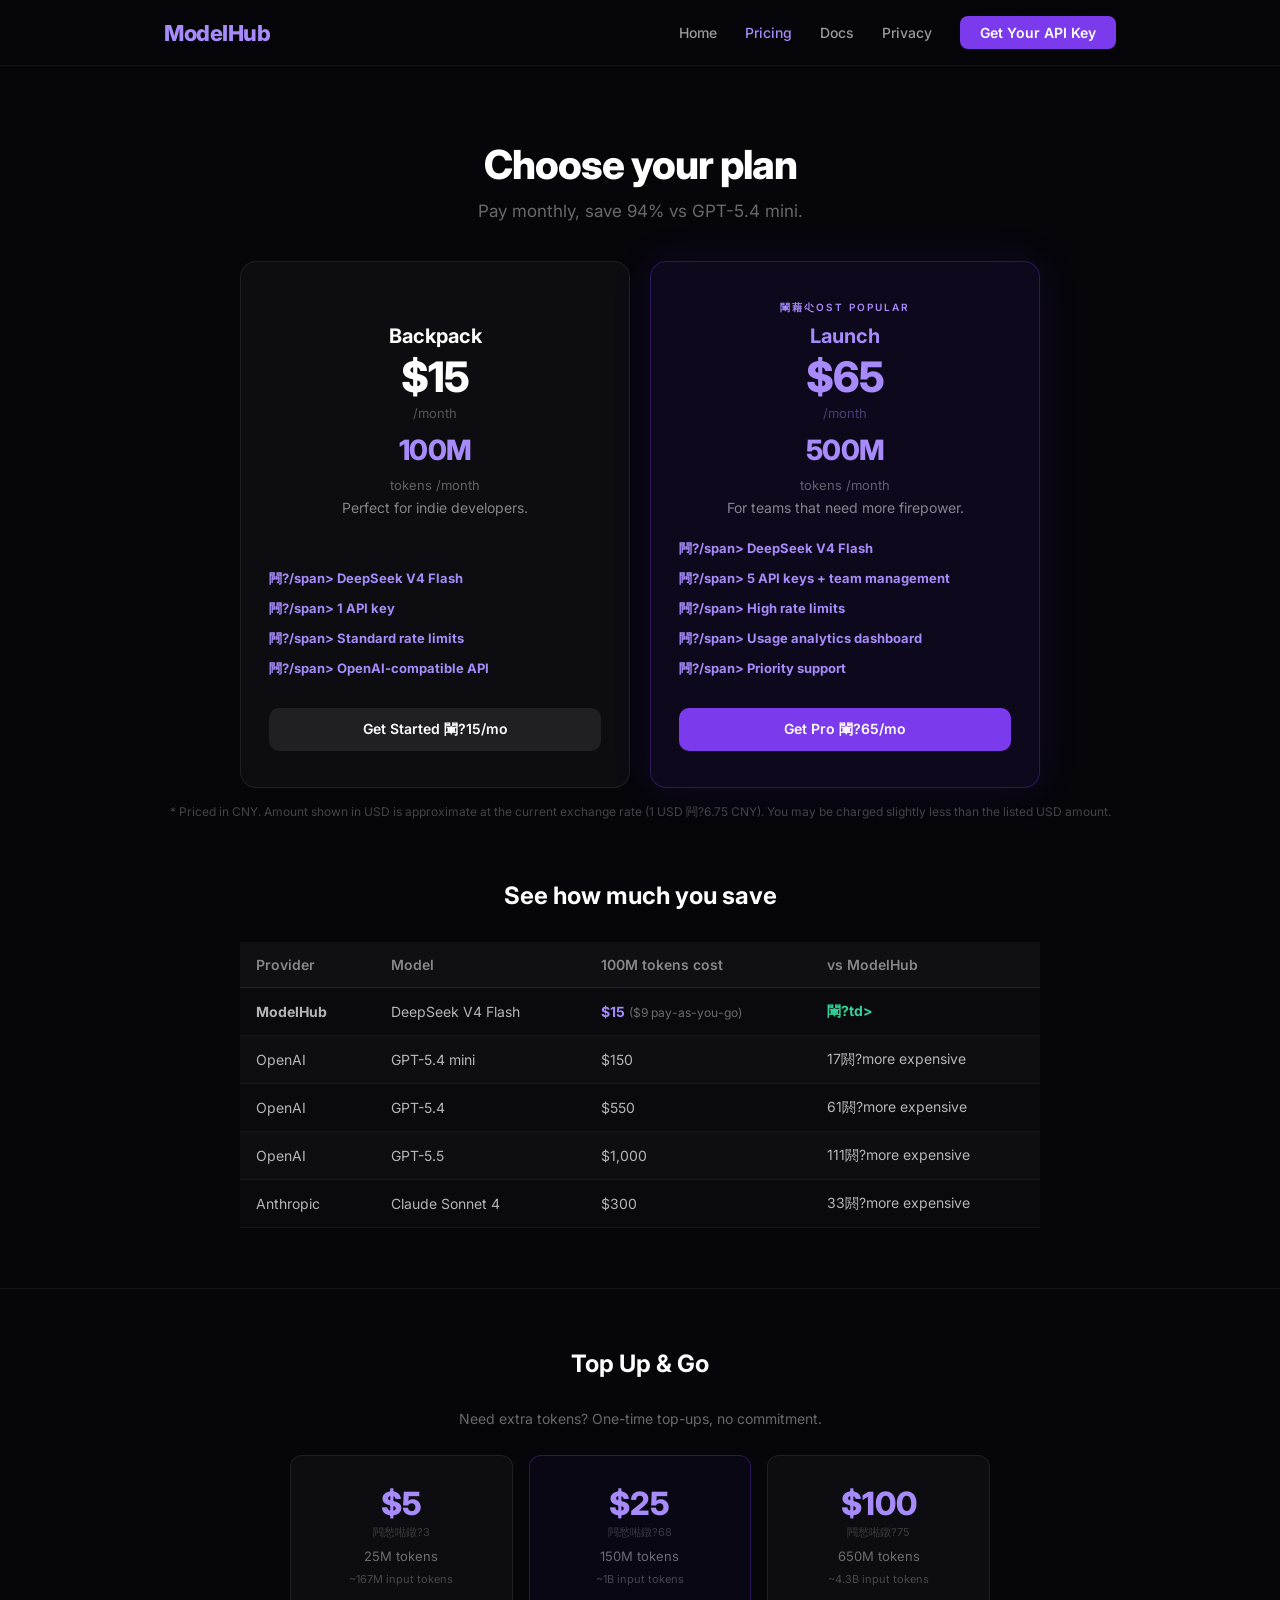
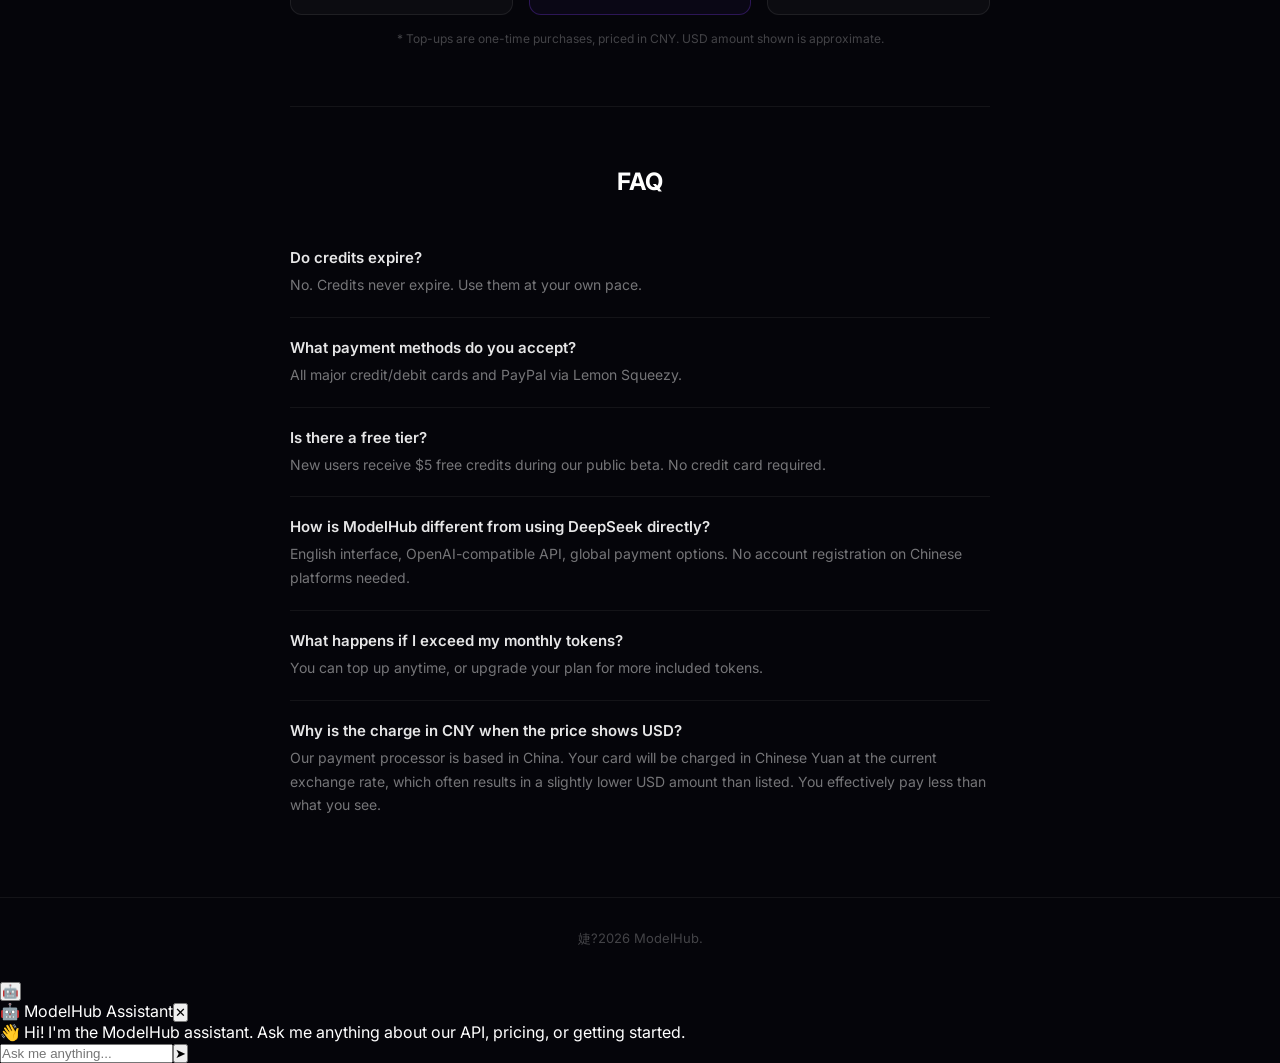
<file: pricing.html>
<!DOCTYPE html>
<html lang="en">
<head>
  <meta charset="UTF-8">
  <link rel="manifest" href="/manifest.json">
  <meta name="theme-color" content="#7c3aed">
  <meta name="apple-mobile-web-app-capable" content="yes">
  <meta name="apple-mobile-web-app-status-bar-style" content="black-translucent">
  <meta name="apple-mobile-web-app-title" content="ModelHub">
  <link rel="apple-touch-icon" href="data:image/svg+xml,%3Csvg xmlns='http://www.w3.org/2000/svg' width='192' height='192'%3E%3Crect width='192' height='192' rx='36' fill='%237c3aed'/%3E%3Ctext x='96' y='128' font-size='96' font-weight='800' fill='%23fff' text-anchor='middle'%3EM%3C/text%3E%3C/svg%3E">
  <meta name="viewport" content="width=device-width, initial-scale=1.0">
  <title>Pricing 閳ユ摤odelHub</title>
  <link href="https://fonts.googleapis.com/css2?family=Inter:wght@400;500;600;700;800&display=swap" rel="stylesheet">
  <style>
    * { margin: 0; padding: 0; box-sizing: border-box; }
    body { font-family: 'Inter', sans-serif; background: #05050a; color: #fff; -webkit-font-smoothing: antialiased; }
    .container { max-width: 1000px; margin: 0 auto; padding: 0 24px; }
    a { color: inherit; text-decoration: none; }

    nav { padding: 16px 0; border-bottom: 1px solid rgba(255,255,255,0.06); position: fixed; top: 0; left: 0; right: 0; background: rgba(5,5,10,0.85); backdrop-filter: blur(16px); z-index: 100; }
    nav .container { display: flex; justify-content: space-between; align-items: center; }
    .logo { font-weight: 800; font-size: 22px; letter-spacing: -0.5px; color: #a78bfa; }
    .nav-links { display: flex; gap: 28px; align-items: center; }
    .nav-links a { color: rgba(255,255,255,0.6); font-size: 14px; font-weight: 500; transition: color 0.2s; }
    .nav-links a:hover { color: #fff; }
    .nav-links a.active { color: #a78bfa; }
    .nav-cta { background: #7c3aed; color: #fff !important; padding: 8px 20px; border-radius: 8px; font-weight: 600 !important; }

    .spacer { height: 80px; }

    .page-header { padding: 60px 0 40px; text-align: center; }
    .page-header h1 { font-size: 40px; font-weight: 800; letter-spacing: -1px; margin-bottom: 12px; }
    .page-header p { color: rgba(255,255,255,0.4); font-size: 17px; }

    .plans-grid { display: grid; grid-template-columns: 1fr 1fr; gap: 20px; max-width: 800px; margin: 0 auto; }
    .plan-card { background: rgba(255,255,255,0.03); border: 1px solid rgba(255,255,255,0.08); border-radius: 16px; padding: 36px 28px; text-align: center; transition: all 0.3s ease; display: flex; flex-direction: column; }
    .plan-card:hover { transform: translateY(-6px); border-color: rgba(167,139,250,0.3); box-shadow: 0 12px 48px rgba(124,58,237,0.15); }
    .plan-card.featured { background: rgba(124,58,237,0.08); border-color: rgba(124,58,237,0.3); box-shadow: 0 0 40px rgba(124,58,237,0.12); }
    .plan-card.featured:hover { border-color: rgba(124,58,237,0.5); box-shadow: 0 0 60px rgba(124,58,237,0.2); }
    .plan-card .plan-features { list-style: none; padding: 0; margin: 0 0 24px; text-align: left; flex: 1; }
    .plan-card .plan-features li { font-size: 13px; color: rgba(255,255,255,0.45); padding: 6px 0; display: flex; align-items: center; gap: 8px; }
    .plan-card .plan-features li .check { color: #a78bfa; font-weight: 700; flex-shrink: 0; }
    .plan-card .plan-btn { display: inline-block; padding: 12px 28px; border-radius: 10px; font-size: 14px; font-weight: 600; background: rgba(255,255,255,0.08); color: #fff; transition: all 0.2s; border: none; cursor: pointer; }
    .plan-card .plan-btn:hover { background: rgba(255,255,255,0.14); }
    .plan-card.featured .plan-btn { background: #7c3aed; color: #fff; }
    .plan-card.featured .plan-btn:hover { background: #6d28d9; }
    /* === Plan card row system - ensures perfect alignment === */
    .pt-row { margin-bottom: 0; }
    .pt-badge { font-size: 10px; text-transform: uppercase; letter-spacing: 2px; color: rgba(255,255,255,0.3); margin-bottom: 6px; min-height: 18px; line-height: 18px; }
    .pt-badge-featured { color: #a78bfa; font-weight: 600; }
    .pt-name { font-size: 20px; font-weight: 700; margin-bottom: 2px; min-height: 28px; line-height: 28px; }
    .pt-name-featured { color: #a78bfa; }
    .pt-price { font-size: 42px; font-weight: 800; letter-spacing: -1px; margin-bottom: 2px; min-height: 50px; line-height: 50px; }
    .pt-price-featured { color: #a78bfa; }
    .pt-interval { font-size: 13px; color: rgba(255,255,255,0.3); margin-bottom: 4px; min-height: 18px; line-height: 18px; }
    .pt-interval-featured { color: rgba(167,139,250,0.4); }
    .pt-tokens { font-size: 32px; font-weight: 800; letter-spacing: -0.5px; color: #a78bfa; margin-bottom: 2px; min-height: 48px; line-height: 48px; }
    .pt-tokens-featured { color: #a78bfa; }
    .pt-tokens-label { font-size: 13px; color: rgba(255,255,255,0.35); margin-bottom: 4px; min-height: 18px; line-height: 18px; }
    .pt-tokens-label-featured { color: rgba(167,139,250,0.35); }
    .pt-desc { font-size: 14px; color: rgba(255,255,255,0.5); margin-bottom: 8px; min-height: 20px; line-height: 1.4; }
    .pt-desc-featured { color: rgba(255,255,255,0.5); }
    .pt-spacer { flex: 1; min-height: 8px; }

    .currency-note { text-align: center; font-size: 12px; color: rgba(255,255,255,0.25); margin-top: 16px; }

    .savings-section { padding: 60px 0; }
    .savings-section h2 { text-align: center; font-size: 24px; font-weight: 700; margin-bottom: 32px; }
    .savings-table-wrap { max-width: 800px; margin: 0 auto; overflow-x: auto; }
    .savings-table { width: 100%; border-collapse: collapse; font-size: 14px; }
    .savings-table thead th { text-align: left; padding: 14px 16px; background: rgba(255,255,255,0.04); color: rgba(255,255,255,0.5); font-weight: 600; border-bottom: 1px solid rgba(255,255,255,0.08); }
    .savings-table tbody td { padding: 14px 16px; border-bottom: 1px solid rgba(255,255,255,0.05); color: rgba(255,255,255,0.7); }
    .savings-table tbody tr { background: rgba(255,255,255,0.015); }
    .savings-table tbody tr:nth-child(even) { background: rgba(255,255,255,0.03); }
    .savings-table tbody tr:hover { background: rgba(124,58,237,0.05); }
    .savings-table .highlight-col { color: #a78bfa; font-weight: 600; }
    .savings-table .highlight-row td:last-child { color: #34d399; font-weight: 700; }

    .subsection { padding: 60px 0; }
    .subsection h2 { font-size: 24px; font-weight: 700; text-align: center; margin-bottom: 32px; }
    .topup-grid { display: grid; grid-template-columns: repeat(3, 1fr); gap: 16px; max-width: 700px; margin: 0 auto; }
    .topup-card { background: rgba(255,255,255,0.03); border: 1px solid rgba(255,255,255,0.08); border-radius: 12px; padding: 28px; text-align: center; cursor: pointer; transition: all 0.2s; }
    .topup-card:hover { border-color: rgba(167,139,250,0.3); transform: translateY(-2px); }
    .topup-card.popular { border-color: rgba(124,58,237,0.3); background: rgba(124,58,237,0.05); }
    .topup-card .amount { font-size: 32px; font-weight: 800; color: #a78bfa; }
    .topup-card .label { font-size: 13px; color: rgba(255,255,255,0.4); margin-top: 8px; }
    .topup-card .tokens { font-size: 11px; color: rgba(255,255,255,0.25); margin-top: 8px; }
    .topup-card .topup-cny { font-size: 11px; color: rgba(255,255,255,0.2); margin-top: 2px; }

    .faq-section { padding: 60px 0; border-top: 1px solid rgba(255,255,255,0.06); max-width: 700px; margin: 0 auto; }
    .faq-section h2 { text-align: center; font-size: 24px; font-weight: 700; margin-bottom: 32px; }
    .faq-item { padding: 20px 0; border-bottom: 1px solid rgba(255,255,255,0.06); }
    .faq-item:last-child { border-bottom: none; }
    .faq-q { font-size: 15px; font-weight: 600; margin-bottom: 6px; color: rgba(255,255,255,0.9); }
    .faq-a { font-size: 14px; color: rgba(255,255,255,0.45); line-height: 1.7; }

    footer { padding: 32px 0; border-top: 1px solid rgba(255,255,255,0.06); text-align: center; }
    footer p { font-size: 13px; color: rgba(255,255,255,0.25); }

    @media (max-width: 768px) {.container { padding: 0 16px; }
      .page-header h1 { font-size: 28px; }
      .page-header p { font-size: 15px; }
      .nav-links a:not(.nav-cta):not(.active) { display: none; }
      .nav-links a.nav-cta, .nav-links a.active { display: inline-flex; }
      .nav-links a.active { font-size: 12px; padding: 6px 14px; }
      .plans-grid { grid-template-columns: 1fr; }
      .topup-grid { grid-template-columns: 1fr; }
      .savings-section h2 { font-size: 20px; }
      .faq-section h2 { font-size: 20px; }
      .plan-card { padding: 24px 20px; }
      .subsection h2 { font-size: 20px; }
    }
  <link rel="stylesheet" href="ai-assistant.css?v=5">
  </style>
</head>
<body>

<nav>
  <div class="container">
    <div class="logo"><a href="/">ModelHub</a></div>
    <div class="nav-links">
      <a href="/">Home</a>
      <a href="pricing.html" class="active">Pricing</a>
      <a href="docs.html">Docs</a>
      <a href="privacy.html">Privacy</a>
      <a href="dashboard.html" class="nav-cta">Get Your API Key</a>
    </div>
  </div>
</nav>

<div class="spacer"></div>

<div class="page-header">
  <div class="container">
    <h1>Choose your plan</h1>
    <p>Pay monthly, save 94% vs GPT-5.4 mini.</p>
  </div>
</div>

<div class="container">
  <div class="plans-grid">

    <div class="plan-card">
      <div class="pt-row pt-badge">&nbsp;</div>
      <div class="pt-row pt-name">Backpack</div>
      <div class="pt-row pt-price">$15</div>
      <div class="pt-row pt-interval">/month</div>
      <div class="pt-row pt-tokens" style="font-size:28px;font-weight:800;color:#a78bfa;letter-spacing:-0.5px;">100M</div>
      <div class="pt-row pt-tokens-label" style="font-size:13px;color:rgba(255,255,255,0.35);">tokens /month</div>
      <div class="pt-row pt-desc">Perfect for indie developers.</div>
      <div class="pt-spacer"></div>
      <ul class="plan-features">
        <li><span class="check">闁?/span> DeepSeek V4 Flash</li>
        <li><span class="check">闁?/span> 1 API key</li>
        <li><span class="check">闁?/span> Standard rate limits</li>
        <li><span class="check">闁?/span> OpenAI-compatible API</li>
      </ul>
      <a href="https://modelhub-api.lemonsqueezy.com/checkout/buy/e09f2acf-df2e-40be-bc97-6781d7f7f38a" class="plan-btn">Get Started 閳?15/mo</a>
    </div>

    <div class="plan-card featured">
      <div class="pt-row pt-badge pt-badge-featured">閳藉尐ost Popular</div>
      <div class="pt-row pt-name pt-name-featured">Launch</div>
      <div class="pt-row pt-price pt-price-featured">$65</div>
      <div class="pt-row pt-interval pt-interval-featured">/month</div>
      <div class="pt-row pt-tokens pt-tokens-featured" style="font-size:28px;font-weight:800;color:#a78bfa;letter-spacing:-0.5px;">500M</div>
      <div class="pt-row pt-tokens-label pt-tokens-label-featured" style="font-size:13px;color:rgba(255,255,255,0.35);">tokens /month</div>
      <div class="pt-row pt-desc pt-desc-featured">For teams that need more firepower.</div>
      <div class="pt-spacer"></div>
      <ul class="plan-features">
        <li><span class="check">闁?/span> DeepSeek V4 Flash</li>
        <li><span class="check">闁?/span> 5 API keys + team management</li>
        <li><span class="check">闁?/span> High rate limits</li>
        <li><span class="check">闁?/span> Usage analytics dashboard</li>
        <li><span class="check">闁?/span> Priority support</li>
      </ul>
      <a href="https://modelhub-api.lemonsqueezy.com/checkout/buy/651b517b-2002-40a4-8186-16c9ba6969c7" class="plan-btn">Get Pro 閳?65/mo</a>
    </div>

  </div>

  <p class="currency-note">* Priced in CNY. Amount shown in USD is approximate at the current exchange rate (1 USD 闁?6.75 CNY). You may be charged slightly less than the listed USD amount.</p>
</div>

<div class="savings-section">
  <div class="container">
    <h2>See how much you save</h2>
    <div class="savings-table-wrap">
      <table class="savings-table">
        <thead>
          <tr>
            <th>Provider</th>
            <th>Model</th>
            <th>100M tokens cost</th>
            <th>vs ModelHub</th>
          </tr>
        </thead>
        <tbody>
          <tr class="highlight-row">
            <td><strong>ModelHub</strong></td>
            <td>DeepSeek V4 Flash</td>
            <td class="highlight-col"><strong>$15</strong> <span style="font-weight:400;font-size:12px;color:rgba(255,255,255,0.4);">($9 pay-as-you-go)</span></td>
            <td>閳?td>
          </tr>
          <tr>
            <td>OpenAI</td>
            <td>GPT-5.4 mini</td>
            <td>$150</td>
            <td>17閼?more expensive</td>
          </tr>
          <tr>
            <td>OpenAI</td>
            <td>GPT-5.4</td>
            <td>$550</td>
            <td>61閼?more expensive</td>
          </tr>
          <tr>
            <td>OpenAI</td>
            <td>GPT-5.5</td>
            <td>$1,000</td>
            <td>111閼?more expensive</td>
          </tr>
          <tr>
            <td>Anthropic</td>
            <td>Claude Sonnet 4</td>
            <td>$300</td>
            <td>33閼?more expensive</td>
          </tr>
        </tbody>
      </table>
    </div>
  </div>
</div>

<div class="subsection" style="border-top:1px solid rgba(255,255,255,0.06);">
  <div class="container">
    <h2>Top Up & Go</h2>
    <p style="text-align:center;color:rgba(255,255,255,0.4);font-size:14px;margin-bottom:28px;">Need extra tokens? One-time top-ups, no commitment.</p>
    <div class="topup-grid">
      <a href="https://modelhub-api.lemonsqueezy.com/checkout/buy/ab2f665e-82d0-4481-ac9f-f2ad52595f68" class="topup-card">
        <div class="amount">$5</div>
        <div class="topup-cny">闁愁喖鐓?3</div>
        <div class="label">25M tokens</div>
        <div class="tokens">~167M input tokens</div>
      </a>
      <a href="https://modelhub-api.lemonsqueezy.com/checkout/buy/f7cd3a43-1b93-4185-88ad-c22c0775e0aa" class="topup-card popular">
        <div class="amount">$25</div>
        <div class="topup-cny">闁愁喖鐓?68</div>
        <div class="label">150M tokens</div>
        <div class="tokens">~1B input tokens</div>
      </a>
      <a href="https://modelhub-api.lemonsqueezy.com/checkout/buy/97f42308-f485-4d71-9af1-be17ed8549c3" class="topup-card">
        <div class="amount">$100</div>
        <div class="topup-cny">闁愁喖鐓?75</div>
        <div class="label">650M tokens</div>
        <div class="tokens">~4.3B input tokens</div>
      </a>
    </div>
    <p class="currency-note">* Top-ups are one-time purchases, priced in CNY. USD amount shown is approximate.</p>
  </div>
</div>

<div class="faq-section">
  <h2>FAQ</h2>
  <div class="faq-item">
    <div class="faq-q">Do credits expire?</div>
    <div class="faq-a">No. Credits never expire. Use them at your own pace.</div>
  </div>
  <div class="faq-item">
    <div class="faq-q">What payment methods do you accept?</div>
    <div class="faq-a">All major credit/debit cards and PayPal via Lemon Squeezy.</div>
  </div>
  <div class="faq-item">
    <div class="faq-q">Is there a free tier?</div>
    <div class="faq-a">New users receive $5 free credits during our public beta. No credit card required.</div>
  </div>
  <div class="faq-item">
    <div class="faq-q">How is ModelHub different from using DeepSeek directly?</div>
    <div class="faq-a">English interface, OpenAI-compatible API, global payment options. No account registration on Chinese platforms needed.</div>
  </div>
  <div class="faq-item">
    <div class="faq-q">What happens if I exceed my monthly tokens?</div>
    <div class="faq-a">You can top up anytime, or upgrade your plan for more included tokens.</div>
  </div>
  <div class="faq-item">
    <div class="faq-q">Why is the charge in CNY when the price shows USD?</div>
    <div class="faq-a">Our payment processor is based in China. Your card will be charged in Chinese Yuan at the current exchange rate, which often results in a slightly lower USD amount than listed. You effectively pay less than what you see.</div>
  </div>
</div>

<footer>
  <div class="container">
    <p>婕?2026 ModelHub.</p>
  </div>
</footer>

<script src="ai-assistant.js?v=5"></script>
  <script>
  if ('serviceWorker' in navigator) {
    navigator.serviceWorker.register('/sw.js').catch(function(e) {
      console.log('SW registration failed:', e);
    });
  }
  </script>
</body>
</html>
</file>
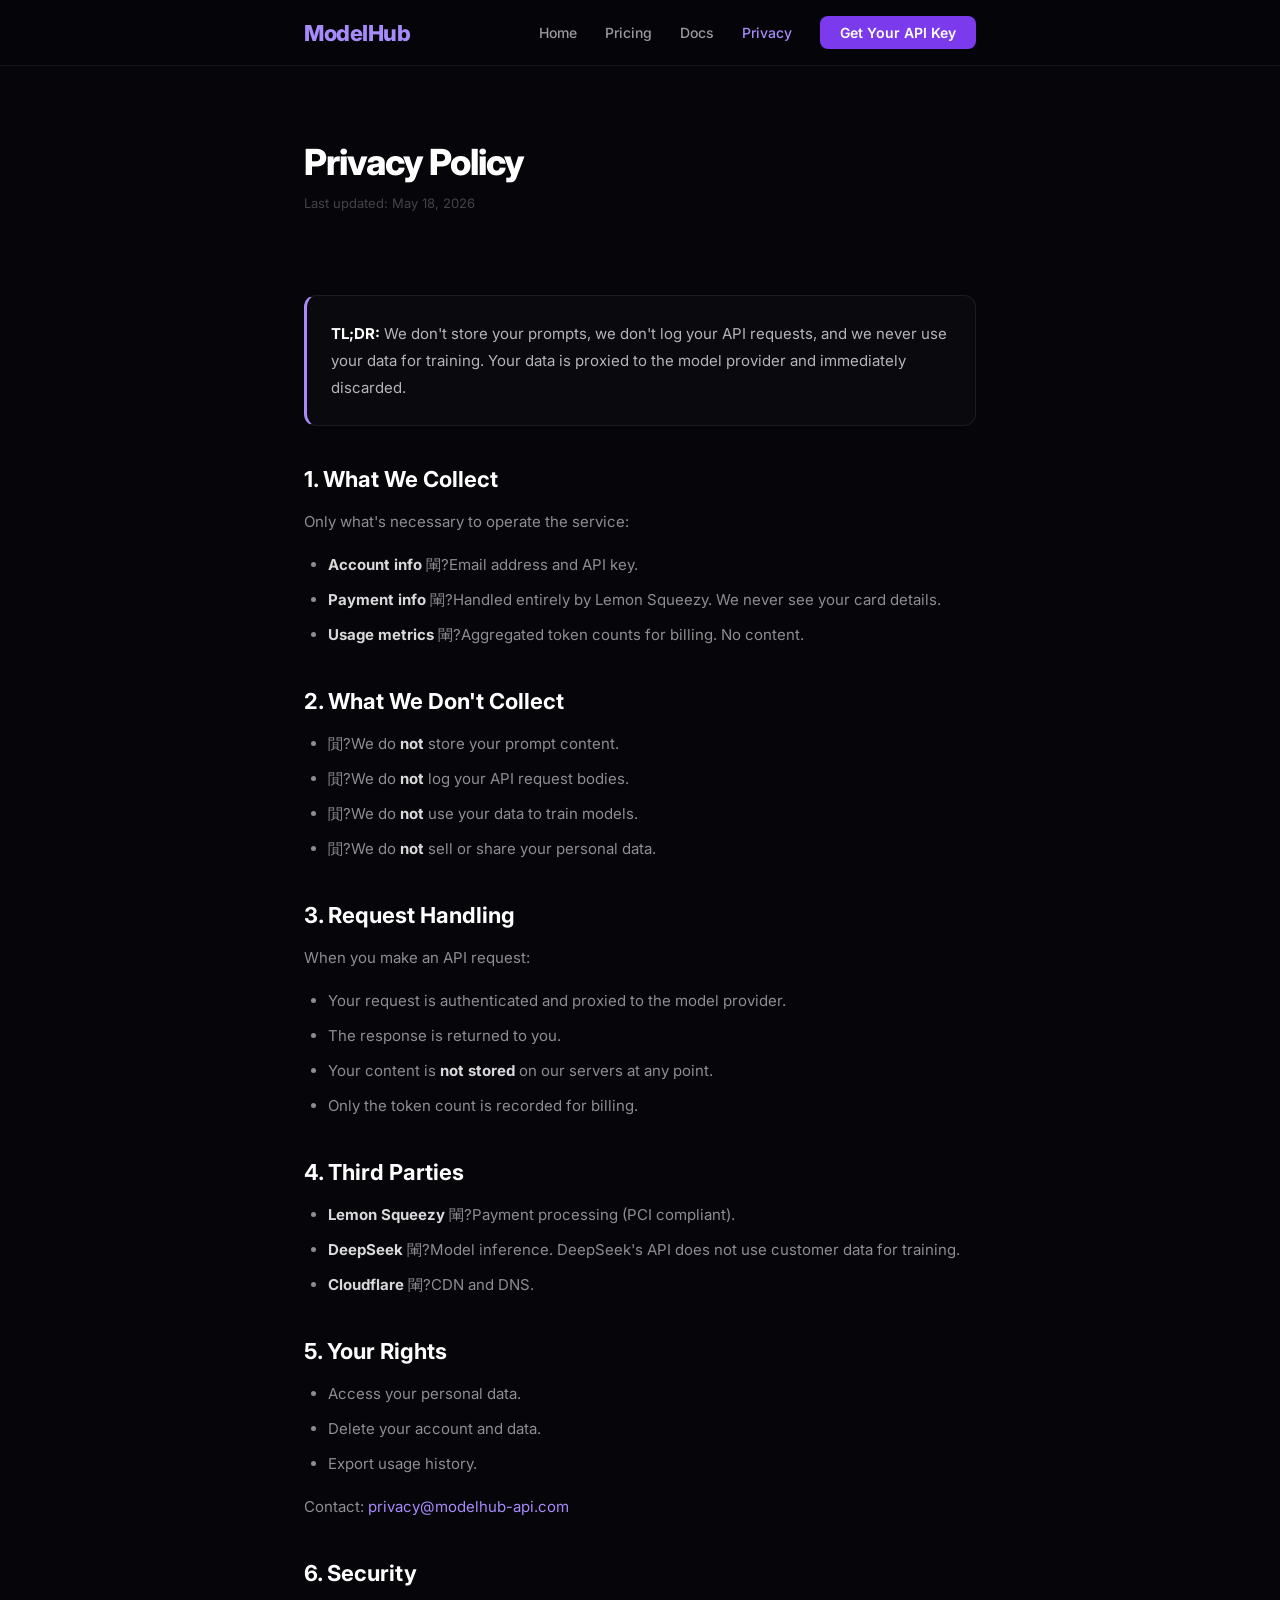
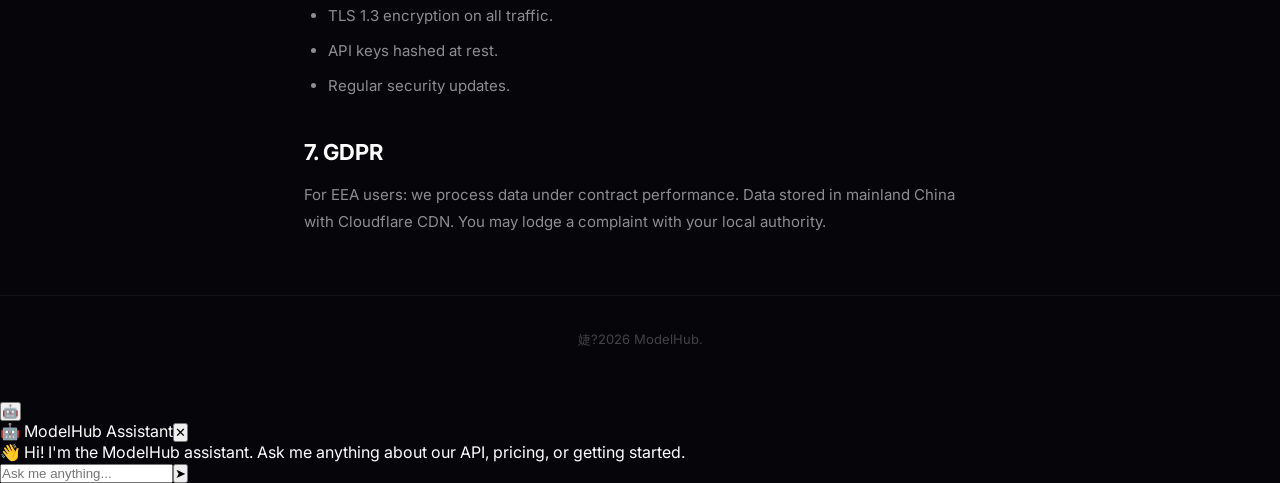
<file: privacy.html>
<!DOCTYPE html>
<html lang="en">
<head>
  <meta charset="UTF-8">
  <link rel="manifest" href="/manifest.json">
  <meta name="theme-color" content="#7c3aed">
  <meta name="apple-mobile-web-app-capable" content="yes">
  <meta name="apple-mobile-web-app-status-bar-style" content="black-translucent">
  <meta name="apple-mobile-web-app-title" content="ModelHub">
  <link rel="apple-touch-icon" href="data:image/svg+xml,%3Csvg xmlns='http://www.w3.org/2000/svg' width='192' height='192'%3E%3Crect width='192' height='192' rx='36' fill='%237c3aed'/%3E%3Ctext x='96' y='128' font-size='96' font-weight='800' fill='%23fff' text-anchor='middle'%3EM%3C/text%3E%3C/svg%3E">
  <meta name="viewport" content="width=device-width, initial-scale=1.0">
  <title>Privacy 閳?ModelHub</title>
  <link href="https://fonts.googleapis.com/css2?family=Inter:wght@400;500;600;700;800&display=swap" rel="stylesheet">
  <style>
    * { margin: 0; padding: 0; box-sizing: border-box; }
    body { font-family: 'Inter', sans-serif; background: #05050a; color: #fff; -webkit-font-smoothing: antialiased; }
    .container { max-width: 720px; margin: 0 auto; padding: 0 24px; }
    a { color: #a78bfa; text-decoration: none; }

    nav { padding: 16px 0; border-bottom: 1px solid rgba(255,255,255,0.06); position: fixed; top: 0; left: 0; right: 0; background: rgba(5,5,10,0.85); backdrop-filter: blur(16px); z-index: 100; }
    nav .container { display: flex; justify-content: space-between; align-items: center; }
    .logo { font-weight: 800; font-size: 22px; letter-spacing: -0.5px; color: #a78bfa; }
    .nav-links { display: flex; gap: 28px; align-items: center; }
    .nav-links a { color: rgba(255,255,255,0.6); font-size: 14px; font-weight: 500; transition: color 0.2s; }
    .nav-links a:hover { color: #fff; }
    .nav-links a.active { color: #a78bfa; }
    .nav-cta { background: #7c3aed; color: #fff !important; padding: 8px 20px; border-radius: 8px; font-weight: 600 !important; }

    .spacer { height: 80px; }
    .page-header { padding: 60px 0 40px; }
    .page-header h1 { font-size: 36px; font-weight: 800; letter-spacing: -1px; margin-bottom: 8px; }
    .page-header .updated { color: rgba(255,255,255,0.25); font-size: 13px; }

    h2 { font-size: 22px; font-weight: 700; margin: 40px 0 16px; }
    p { font-size: 15px; color: rgba(255,255,255,0.55); line-height: 1.8; margin-bottom: 16px; }
    ul { padding-left: 24px; margin-bottom: 16px; }
    ul li { font-size: 15px; color: rgba(255,255,255,0.55); line-height: 1.8; margin-bottom: 8px; }
    ul li strong { color: rgba(255,255,255,0.85); }

    .box {
      background: rgba(255,255,255,0.02);
      border: 1px solid rgba(255,255,255,0.08);
      border-radius: 12px;
      padding: 24px;
      margin: 24px 0;
      border-left: 3px solid #a78bfa;
    }
    .box p { margin-bottom: 0; color: rgba(255,255,255,0.7); }
    .box strong { color: #fff; }

    @media (max-width: 768px) {.container { padding: 0 16px; } .page-header h1 { font-size: 28px; } .nav-links a:not(.nav-cta):not(.active) { display: none; } .nav-links a.nav-cta, .nav-links a.active { display: inline-flex; } .nav-links a.active { font-size: 12px; } h2 { font-size: 18px; } p { font-size: 14px; } }

    footer { padding: 32px 0; border-top: 1px solid rgba(255,255,255,0.06); text-align: center; margin-top: 60px; }
    footer p { font-size: 13px; color: rgba(255,255,255,0.25); }
  <link rel="stylesheet" href="ai-assistant.css?v=5">
  </style>
</head>
<body>
<nav>
  <div class="container">
    <div class="logo"><a href="/">ModelHub</a></div>
    <div class="nav-links">
      <a href="/">Home</a>
      <a href="pricing.html">Pricing</a>
      <a href="docs.html">Docs</a>
      <a href="privacy.html" class="active">Privacy</a>
      <a href="dashboard.html" class="nav-cta">Get Your API Key</a>
    </div>
  </div>
</nav>

<div class="spacer"></div>

<div class="container">
  <div class="page-header">
    <h1>Privacy Policy</h1>
    <p class="updated">Last updated: May 18, 2026</p>
  </div>

  <div class="box">
    <p><strong>TL;DR:</strong> We don't store your prompts, we don't log your API requests, and we never use your data for training. Your data is proxied to the model provider and immediately discarded.</p>
  </div>

  <h2>1. What We Collect</h2>
  <p>Only what's necessary to operate the service:</p>
  <ul>
    <li><strong>Account info</strong> 閳?Email address and API key.</li>
    <li><strong>Payment info</strong> 閳?Handled entirely by Lemon Squeezy. We never see your card details.</li>
    <li><strong>Usage metrics</strong> 閳?Aggregated token counts for billing. No content.</li>
  </ul>

  <h2>2. What We Don't Collect</h2>
  <ul>
    <li>閴?We do <strong>not</strong> store your prompt content.</li>
    <li>閴?We do <strong>not</strong> log your API request bodies.</li>
    <li>閴?We do <strong>not</strong> use your data to train models.</li>
    <li>閴?We do <strong>not</strong> sell or share your personal data.</li>
  </ul>

  <h2>3. Request Handling</h2>
  <p>When you make an API request:</p>
  <ul>
    <li>Your request is authenticated and proxied to the model provider.</li>
    <li>The response is returned to you.</li>
    <li>Your content is <strong>not stored</strong> on our servers at any point.</li>
    <li>Only the token count is recorded for billing.</li>
  </ul>

  <h2>4. Third Parties</h2>
  <ul>
    <li><strong>Lemon Squeezy</strong> 閳?Payment processing (PCI compliant).</li>
    <li><strong>DeepSeek</strong> 閳?Model inference. DeepSeek's API does not use customer data for training.</li>
    <li><strong>Cloudflare</strong> 閳?CDN and DNS.</li>
  </ul>

  <h2>5. Your Rights</h2>
  <ul>
    <li>Access your personal data.</li>
    <li>Delete your account and data.</li>
    <li>Export usage history.</li>
  </ul>
  <p>Contact: <a href="mailto:privacy@modelhub-api.com">privacy@modelhub-api.com</a></p>

  <h2>6. Security</h2>
  <ul>
    <li>TLS 1.3 encryption on all traffic.</li>
    <li>API keys hashed at rest.</li>
    <li>Regular security updates.</li>
  </ul>

  <h2>7. GDPR</h2>
  <p>For EEA users: we process data under contract performance. Data stored in mainland China with Cloudflare CDN. You may lodge a complaint with your local authority.</p>
</div>

<footer>
  <div class="container"><p>婕?2026 ModelHub.</p></div>
</footer>
<script src="ai-assistant.js?v=5"></script>
  <script>
  if ('serviceWorker' in navigator) {
    navigator.serviceWorker.register('/sw.js').catch(function(e) {
      console.log('SW registration failed:', e);
    });
  }
  </script>
</body>
</html>
</file>
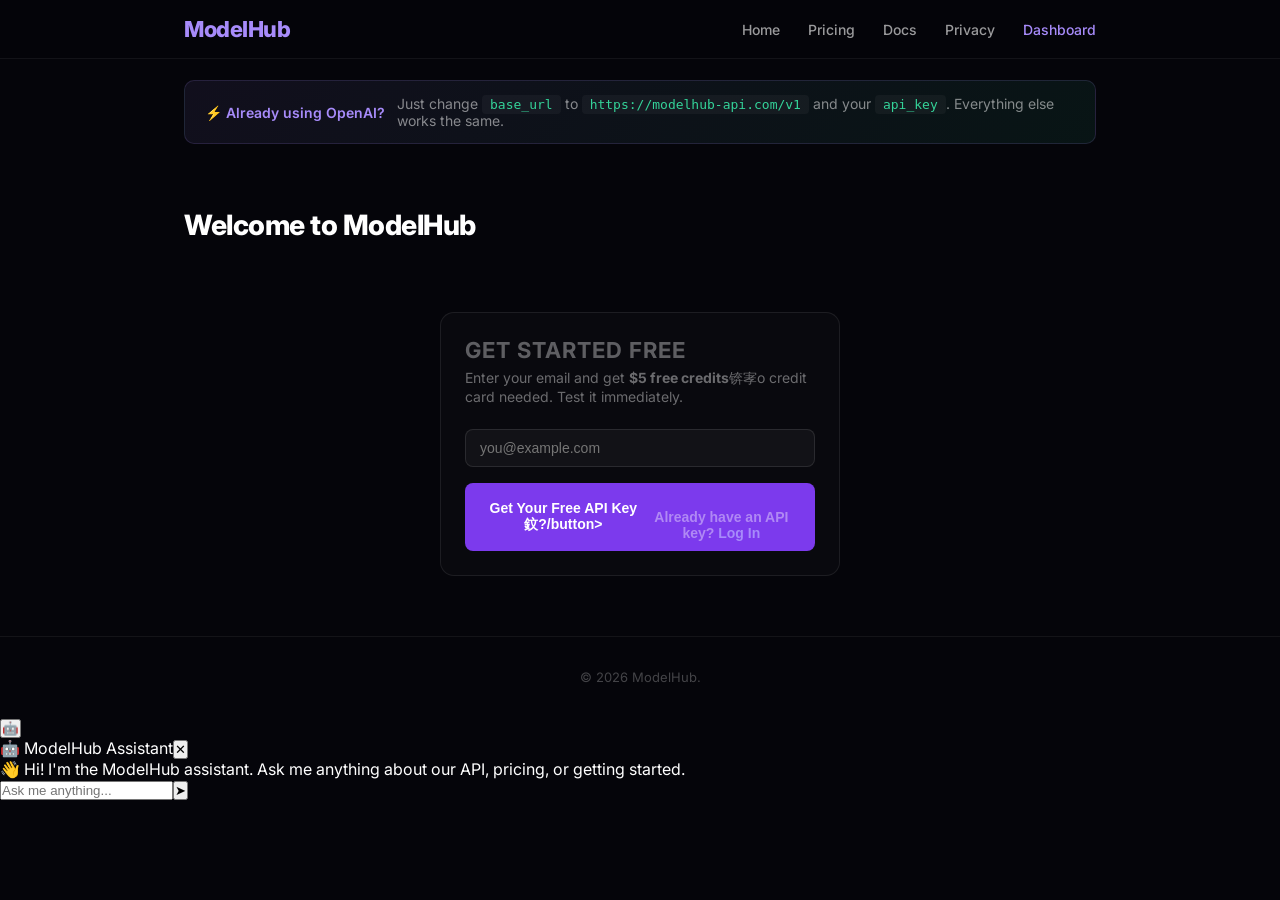
<file: modelhub/dashboard.html>
﻿<!DOCTYPE html>
<html lang="en">
<head>
<meta charset="UTF-8">
  <link rel="manifest" href="/manifest.json">
  <meta name="theme-color" content="#7c3aed">
  <meta name="apple-mobile-web-app-capable" content="yes">
  <meta name="apple-mobile-web-app-status-bar-style" content="black-translucent">
  <meta name="apple-mobile-web-app-title" content="ModelHub">
  <link rel="apple-touch-icon" href="data:image/svg+xml,%3Csvg xmlns='http://www.w3.org/2000/svg' width='192' height='192'%3E%3Crect width='192' height='192' rx='36' fill='%237c3aed'/%3E%3Ctext x='96' y='128' font-size='96' font-weight='800' fill='%23fff' text-anchor='middle'%3EM%3C/text%3E%3C/svg%3E">
<meta name="viewport" content="width=device-width,initial-scale=1.0">
<title>Dashboard —ModelHub</title>
<link href="https://fonts.googleapis.com/css2?family=Inter:wght@400;500;600;700;800&display=swap" rel="stylesheet">
<style>
*{margin:0;padding:0;box-sizing:border-box}
body{font-family:'Inter',sans-serif;background:#05050a;color:#fff;-webkit-font-smoothing:antialiased}
.container{max-width:960px;margin:0 auto;padding:0 24px}
a{color:#a78bfa;text-decoration:none}
nav{padding:16px 0;border-bottom:1px solid rgba(255,255,255,0.06);position:fixed;top:0;left:0;right:0;background:rgba(5,5,10,0.85);backdrop-filter:blur(16px);z-index:100}
nav .container{display:flex;justify-content:space-between;align-items:center}
.logo{font-weight:800;font-size:22px;letter-spacing:-0.5px;color:#a78bfa}
.nav-links{display:flex;gap:28px;align-items:center}
.nav-links a{color:rgba(255,255,255,0.6);font-size:14px;font-weight:500;transition:color 0.2s}
.nav-links a:hover{color:#fff}
.nav-links a.active{color:#a78bfa}
.ob{background:linear-gradient(135deg,rgba(167,139,250,0.08),rgba(52,211,153,0.08));border:1px solid rgba(167,139,250,0.15);border-radius:10px;padding:14px 20px;margin-bottom:24px;display:flex;align-items:center;gap:12px;font-size:14px}
.ob .l{color:#a78bfa;font-weight:600;white-space:nowrap}
.ob .d{color:rgba(255,255,255,0.5)}
.ob .ci{font-family:'SF Mono',monospace;font-size:13px;color:#34d399;background:rgba(255,255,255,0.04);padding:2px 8px;border-radius:4px}
.spacer{height:80px}
.ph{padding:40px 0 30px}
.ph h1{font-size:28px;font-weight:800;letter-spacing:-0.5px}
.card{background:rgba(255,255,255,0.02);border:1px solid rgba(255,255,255,0.08);border-radius:14px;padding:24px;margin-bottom:20px}
.card h2{font-size:14px;font-weight:600;color:rgba(255,255,255,0.35);text-transform:uppercase;letter-spacing:1px;margin-bottom:16px}
.cg{display:grid;grid-template-columns:1fr 1fr 1fr;gap:16px;margin-bottom:24px}
.sb{background:rgba(255,255,255,0.02);border:1px solid rgba(255,255,255,0.06);border-radius:12px;padding:20px}
.sb .lbl{font-size:12px;color:rgba(255,255,255,0.35);text-transform:uppercase;letter-spacing:0.5px;margin-bottom:6px}
.sb .val{font-size:28px;font-weight:700;color:#fff}
.sb .val.g{color:#34d399}
.sb .val.p{color:#a78bfa}
.sb .val.b{color:#60a5fa}
.sb .sub{font-size:12px;color:rgba(255,255,255,0.3);margin-top:4px}
/* Onboarding bar */
.ob-bar{background:linear-gradient(135deg,rgba(124,58,237,0.1),rgba(52,211,153,0.06));border:1px solid rgba(167,139,250,0.2);border-radius:14px;padding:20px 24px;margin-bottom:24px;position:relative}
.obc{width:100%}
.obh{display:flex;justify-content:space-between;align-items:center;margin-bottom:16px}
.obl{font-size:15px;font-weight:700;color:#a78bfa}
.obd{background:none;border:none;color:rgba(255,255,255,0.3);font-size:16px;cursor:pointer;padding:4px;transition:0.2s}
.obd:hover{color:#fff}
.obs{display:flex;gap:8px}
.osi{display:flex;align-items:center;gap:12px;padding:10px 16px;background:rgba(255,255,255,0.03);border:1px solid rgba(255,255,255,0.06);border-radius:10px;flex:1;cursor:pointer;transition:all 0.2s}
.osi:hover{background:rgba(124,58,237,0.08);border-color:rgba(167,139,250,0.3)}
.osi.od{opacity:0.5;cursor:default}
.osi.od:hover{background:rgba(255,255,255,0.03);border-color:rgba(255,255,255,0.06)}
.oc{width:28px;height:28px;border-radius:50%;background:rgba(255,255,255,0.06);color:rgba(255,255,255,0.5);display:flex;align-items:center;justify-content:center;font-size:13px;font-weight:700;flex-shrink:0}
.ocd{background:#7c3aed;color:#fff;font-size:12px}
.oi{flex:1;min-width:0}
.ot{font-size:13px;font-weight:600;color:rgba(255,255,255,0.8);margin-bottom:2px}
.odc{font-size:11px;color:rgba(255,255,255,0.35)}
.qs{background:linear-gradient(135deg,rgba(124,58,237,0.04),rgba(52,211,153,0.04));border:1px solid rgba(167,139,250,0.12);border-radius:14px;padding:28px;margin-bottom:24px}
.qs h2{font-size:18px;font-weight:700;margin-bottom:4px;text-transform:none;letter-spacing:normal;color:#fff}
.qs .st{font-size:14px;color:rgba(255,255,255,0.4);margin-bottom:20px}
.qr{display:flex;align-items:center;gap:12px;padding:12px 0;border-bottom:1px solid rgba(255,255,255,0.04)}
.qr:last-child{border-bottom:none}
.ql{font-size:13px;font-weight:600;color:rgba(255,255,255,0.5);min-width:100px;flex-shrink:0}
.qv{font-family:'SF Mono',monospace;font-size:13px;color:#a78bfa;word-break:break-all;flex:1;background:rgba(255,255,255,0.03);padding:6px 12px;border-radius:6px}
.qc{background:none;border:1px solid rgba(255,255,255,0.08);color:rgba(255,255,255,0.4);padding:6px 14px;border-radius:6px;font-size:12px;cursor:pointer;flex-shrink:0;transition:0.2s}
.qc:hover{border-color:rgba(255,255,255,0.2);color:#fff}
.tc{background:rgba(0,0,0,0.3);border:1px solid rgba(255,255,255,0.06);border-radius:10px;padding:16px;margin-top:16px}
.tb{display:inline-flex;align-items:center;gap:8px;background:#7c3aed;color:#fff;border:none;padding:10px 24px;border-radius:8px;font-size:14px;font-weight:600;cursor:pointer;transition:0.2s;margin-top:12px}
.to{background:rgba(0,0,0,0.4);border:1px solid rgba(255,255,255,0.06);border-radius:10px;padding:16px;margin-top:12px;font-family:'SF Mono',monospace;font-size:13px;line-height:1.7;min-height:60px;white-space:pre-wrap;display:none}
.kr{display:flex;align-items:center;justify-content:space-between;padding:14px 0;border-bottom:1px solid rgba(255,255,255,0.04);gap:12px}
.kr .kn{font-size:14px;font-weight:600;color:#fff;margin-bottom:4px}
.kr .kv{font-family:'SF Mono',monospace;font-size:13px;color:rgba(255,255,255,0.4);overflow:hidden;text-overflow:ellipsis;white-space:nowrap}
.kr .ks{font-size:11px;padding:3px 10px;border-radius:100px}
.kr .ks.a{background:rgba(52,211,153,0.1);color:#34d399}
.kr .ks.r{background:rgba(239,68,68,0.1);color:#ef4444}
.btn{display:inline-flex;align-items:center;gap:6px;padding:10px 20px;border-radius:8px;font-size:14px;font-weight:600;border:none;cursor:pointer;transition:0.2s}
.btn-p{background:#7c3aed;color:#fff}
.btn-s{background:rgba(255,255,255,0.06);color:#fff;border:1px solid rgba(255,255,255,0.1)}
.btn-sm{padding:6px 14px;font-size:12px}
.btn-f{width:100%;justify-content:center}
.inp{width:100%;padding:10px 14px;background:rgba(255,255,255,0.04);border:1px solid rgba(255,255,255,0.1);border-radius:8px;color:#fff;font-size:14px;outline:none;transition:0.2s}
.inp:focus{border-color:#7c3aed}
.mo{display:none;position:fixed;top:0;left:0;right:0;bottom:0;background:rgba(0,0,0,0.6);backdrop-filter:blur(4px);z-index:200;align-items:center;justify-content:center}
.m{background:#0d0d14;border:1px solid rgba(255,255,255,0.1);border-radius:16px;padding:32px;max-width:480px;width:90%}
.m h2{font-size:20px;font-weight:700;margin-bottom:8px}
.krv{background:rgba(52,211,153,0.06);border:1px solid rgba(52,211,153,0.15);border-radius:10px;padding:16px;margin:16px 0}
.krv .nk{font-family:'SF Mono',monospace;font-size:14px;color:#34d399;word-break:break-all}
.em{text-align:center;padding:40px 20px}
.em h3{font-size:18px;font-weight:600;margin-bottom:6px}
.tt{position:fixed;bottom:24px;right:24px;background:#0d0d14;border:1px solid rgba(255,255,255,0.1);border-radius:10px;padding:14px 20px;font-size:14px;z-index:300;display:none;animation:fadeIn 0.3s}
.pt{display:inline-block;padding:3px 10px;border-radius:100px;font-size:11px;font-weight:600;text-transform:capitalize}
.pt.f{background:rgba(255,255,255,0.06);color:rgba(255,255,255,0.5)}
.pt.bk{background:rgba(96,165,250,0.1);color:#60a5fa}
.pt.l{background:rgba(167,139,250,0.1);color:#a78bfa}
#dc{display:none}
@media(max-width:768px){.container{padding:0 16px}.cg{grid-template-columns:1fr}.kr{flex-direction:column;align-items:flex-start}.qr{flex-direction:column;align-items:flex-start}.obs{flex-direction:column;gap:6px}.osi{padding:8px 12px}.nav-links a{display:none}.nav-links a.active{display:inline-flex;font-size:12px}.ph h1{font-size:22px}.qs{padding:20px}.card{padding:18px}.sb .val{font-size:24px}}
footer{padding:32px 0;border-top:1px solid rgba(255,255,255,0.06);text-align:center;margin-top:60px;font-size:13px;color:rgba(255,255,255,0.25)}
<link rel="stylesheet" href="ai-assistant.css?v=3">
  </style>
</head>
<body>
<nav><div class="container"><div class="logo"><a href="/">ModelHub</a></div><div class="nav-links"><a href="/">Home</a><a href="pricing.html">Pricing</a><a href="docs.html">Docs</a><a href="privacy.html">Privacy</a><a class="active" href="dashboard.html">Dashboard</a></div></div></nav>
<div class="spacer"></div>
<div class="container">
<div class="ob"><span class="l">&#9889; Already using OpenAI?</span> <span class="d">Just change <span class="ci">base_url</span> to <span class="ci">https://modelhub-api.com/v1</span> and your <span class="ci">api_key</span>. Everything else works the same.</span></div>
<div id="ac"><div class="ph"><h1>Welcome to ModelHub</h1></div>
<div style="max-width:400px;margin:40px auto">
<div class="card" id="sf"><h2 style="font-size:22px;font-weight:700;margin-bottom:6px">Get Started Free</h2><p style="color:rgba(255,255,255,0.4);font-size:14px;margin-bottom:24px">Enter your email and get <b>$5 free credits</b>锛宯o credit card needed. Test it immediately.</p><input type="email" id="se" class="inp" placeholder="you@example.com" autocomplete="email" style="margin-bottom:16px"><button class="btn btn-p btn-f" onclick="signup()">Get Your Free API Key 鈫?/button><div style="text-align:center;margin-top:16px;font-size:14px;color:rgba(255,255,255,0.4)">Already have an API key? <a onclick="showLogin()" style="color:#a78bfa;cursor:pointer">Log In</a></div></div>
<div class="card" id="lf" style="display:none"><h2 style="font-size:22px;font-weight:700;margin-bottom:6px">Log In</h2><p style="color:rgba(255,255,255,0.4);font-size:14px;margin-bottom:24px">Use your email and API key to access your dashboard.</p><input type="email" id="le" class="inp" placeholder="you@example.com" autocomplete="email" style="margin-bottom:12px"><input type="password" id="lk" class="inp" placeholder="mh-sk-..." style="margin-bottom:16px"><button class="btn btn-p btn-f" onclick="login()">Log In &rarr;</button><div style="text-align:center;margin-top:16px;font-size:14px;color:rgba(255,255,255,0.4)">Don鈥檛 have an API key? <a onclick="showSignup()" style="color:#a78bfa;cursor:pointer">Sign up</a></div></div>
<div class="card" id="ss" style="display:none"><h2 style="font-size:22px;font-weight:700;margin-bottom:6px">&#127881; Your API Key is Ready!</h2><p style="color:rgba(255,255,255,0.4);font-size:14px;margin-bottom:8px"><b>$5 free credits</b> added. Try it right now:</p><div class="krv"><div style="display:flex;align-items:center;gap:10px"><div class="nk" id="nk" style="flex:1;font-family:monospace;font-size:14px;color:#34d399;word-break:break-all"></div><button class="btn btn-p btn-sm" onclick="copyKey()" id="ckb" style="white-space:nowrap;flex-shrink:0;padding:8px 16px">&#128203; Copy</button></div><div style="font-size:12px;color:rgba(255,255,255,0.35);margin-top:10px">&#9888;&#65039; Copy this now. For security, we won&rsquo;t show it again.</div></div><div class="tc"><div style="font-size:12px;color:rgba(255,255,255,0.25);margin-bottom:8px">&#128161; Test it right here —click the button below:</div><button class="tb" id="rtb" onclick="runTestFromRegister()">&#128640; Send Test Request</button><div class="to" id="rto"></div></div><button class="btn btn-s btn-f" style="margin-top:16px;width:100%" onclick="goToDashboard()">Go to Dashboard 鈫?/button></div></div></div>
<div id="dc"><div class="ph" style="display:flex;justify-content:space-between;align-items:center"><h1>Dashboard</h1><div style="display:flex;align-items:center;gap:8px;font-size:13px;color:rgba(255,255,255,0.5)"><span id="ue" style="color:rgba(255,255,255,0.7)"></span><span class="pt f" id="up">free</span><button class="btn btn-sm btn-s" onclick="logout()">閫€鍑篖og In</button></div></div>
<!-- Onboarding Bar -->
<div id="ob-bar" class="ob-bar"></div>
<div class="qs"><h2>&#9889; Quick Start</h2><p class="st">Everything you need to start making API calls in 10 seconds.</p>
<div class="qr"><span class="ql">Your API Key</span><span class="qv" id="qak">mh-sk-...loading</span><button class="qc" onclick="copyQuickstart()">&#128203; Copy</button></div>
<div class="qr"><span class="ql">Base URL</span><span class="qv">https://modelhub-api.com/v1</span><button class="qc" onclick="copyText('https://modelhub-api.com/v1')">&#128203; Copy</button></div>
<div class="qr" style="border-bottom:none"><span class="ql">Test Command</span><span class="qv" id="qc" style="font-size:11px;color:rgba(255,255,255,0.35)">curl https://modelhub-api.com/v1/...</span><button class="qc" onclick="copyCurlCommand()">&#128203; Copy</button></div>
<div class="tc"><div style="font-size:12px;color:rgba(255,255,255,0.25);margin-bottom:8px">Or just click to test:</div><button class="tb" id="dtb" onclick="runTestFromDashboard()">&#128640; Send Test Request</button><div class="to" id="dto"></div></div></div>
<div class="cg"><div class="sb"><div class="lbl">Balance</div><div class="val g" id="sb">$5.00</div><div class="sub">Credit balance</div></div><div class="sb"><div class="lbl">Tokens Used</div><div class="val p" id="st">0</div><div class="sub">This month</div></div><div class="sb"><div class="lbl">Requests</div><div class="val b" id="sr">0</div><div class="sub">Total API calls</div></div></div>
<div class="card"><div style="display:flex;justify-content:space-between;align-items:center;margin-bottom:16px"><h2 style="margin-bottom:0">API Keys</h2><button class="btn btn-sm btn-p" onclick="showCreateKeyModal()">+ + New Key</button></div><div id="kl"><div class="em"><h3>No API Keys</h3><p style="color:rgba(255,255,255,0.4);font-size:14px">Create浣犵殑绗竴涓?API Keys锛屽紑濮嬭皟鐢ㄨ姹傘€?/p></div></div></div>
<div class="card"><h2>Quick Links</h2><div style="display:grid;grid-template-columns:1fr 1fr;gap:12px"><a href="docs.html" class="btn btn-s" style="justify-content:center;text-decoration:none">&#128214; View Full Docs</a><a href="pricing.html" class="btn btn-s" style="justify-content:center;text-decoration:none">&#128142; Upgrade Plan</a></div></div></div></div>
<footer><div class="container">&copy; 2026 ModelHub.</div></footer>
<div class="mo" id="ckm"><div class="m"><h2>鏂板缓 API Keys</h2><p style="color:rgba(255,255,255,0.5);font-size:14px;margin-bottom:20px">Give your key a name so you can remember what it鈥檚 for.</p><input type="text" id="nkn" class="inp" placeholder="e.g. Production, Testing, My App"><div style="display:flex;gap:10px;margin-top:20px"><button class="btn btn-s" onclick="closeCreateKeyModal()" style="flex:1">Cancel</button><button class="btn btn-p" onclick="createKey()" style="flex:1">Create 鈫?/button></div></div></div>
<div class="mo" id="krm"><div class="m"><h2>&#127881; 瀵嗛挜宸睠reate</h2><p style="color:rgba(255,255,255,0.5);font-size:14px;margin-bottom:20px">Copy this key now. You won&rsquo;t be able to see it again.</p><div class="krv"><div style="display:flex;align-items:center;gap:10px"><div class="nk" id="krv" style="flex:1;font-family:monospace;font-size:14px;color:#34d399;word-break:break-all"></div><button class="btn btn-p btn-sm" onclick="copyNewKey()" id="cnkb" style="white-space:nowrap;flex-shrink:0;padding:8px 16px">&#128203; Copy</button></div><div style="font-size:12px;color:rgba(255,255,255,0.35);margin-top:10px">&#9888;&#65039; Copy this now. It will not be shown again.</div></div><button class="btn btn-s btn-f" style="margin-top:16px;width:100%" onclick="closeKeyResultModal()">Done</button></div></div>
<div class="tt" id="tt"></div>
<script src="ai-assistant.js?v=3"></script>
<script src="dashboard.js">
</script>
  <script>
  if ('serviceWorker' in navigator) {
    navigator.serviceWorker.register('/sw.js').catch(function(e) {
      console.log('SW registration failed:', e);
    });
  }
  </script>
</body>
</html>
</file>
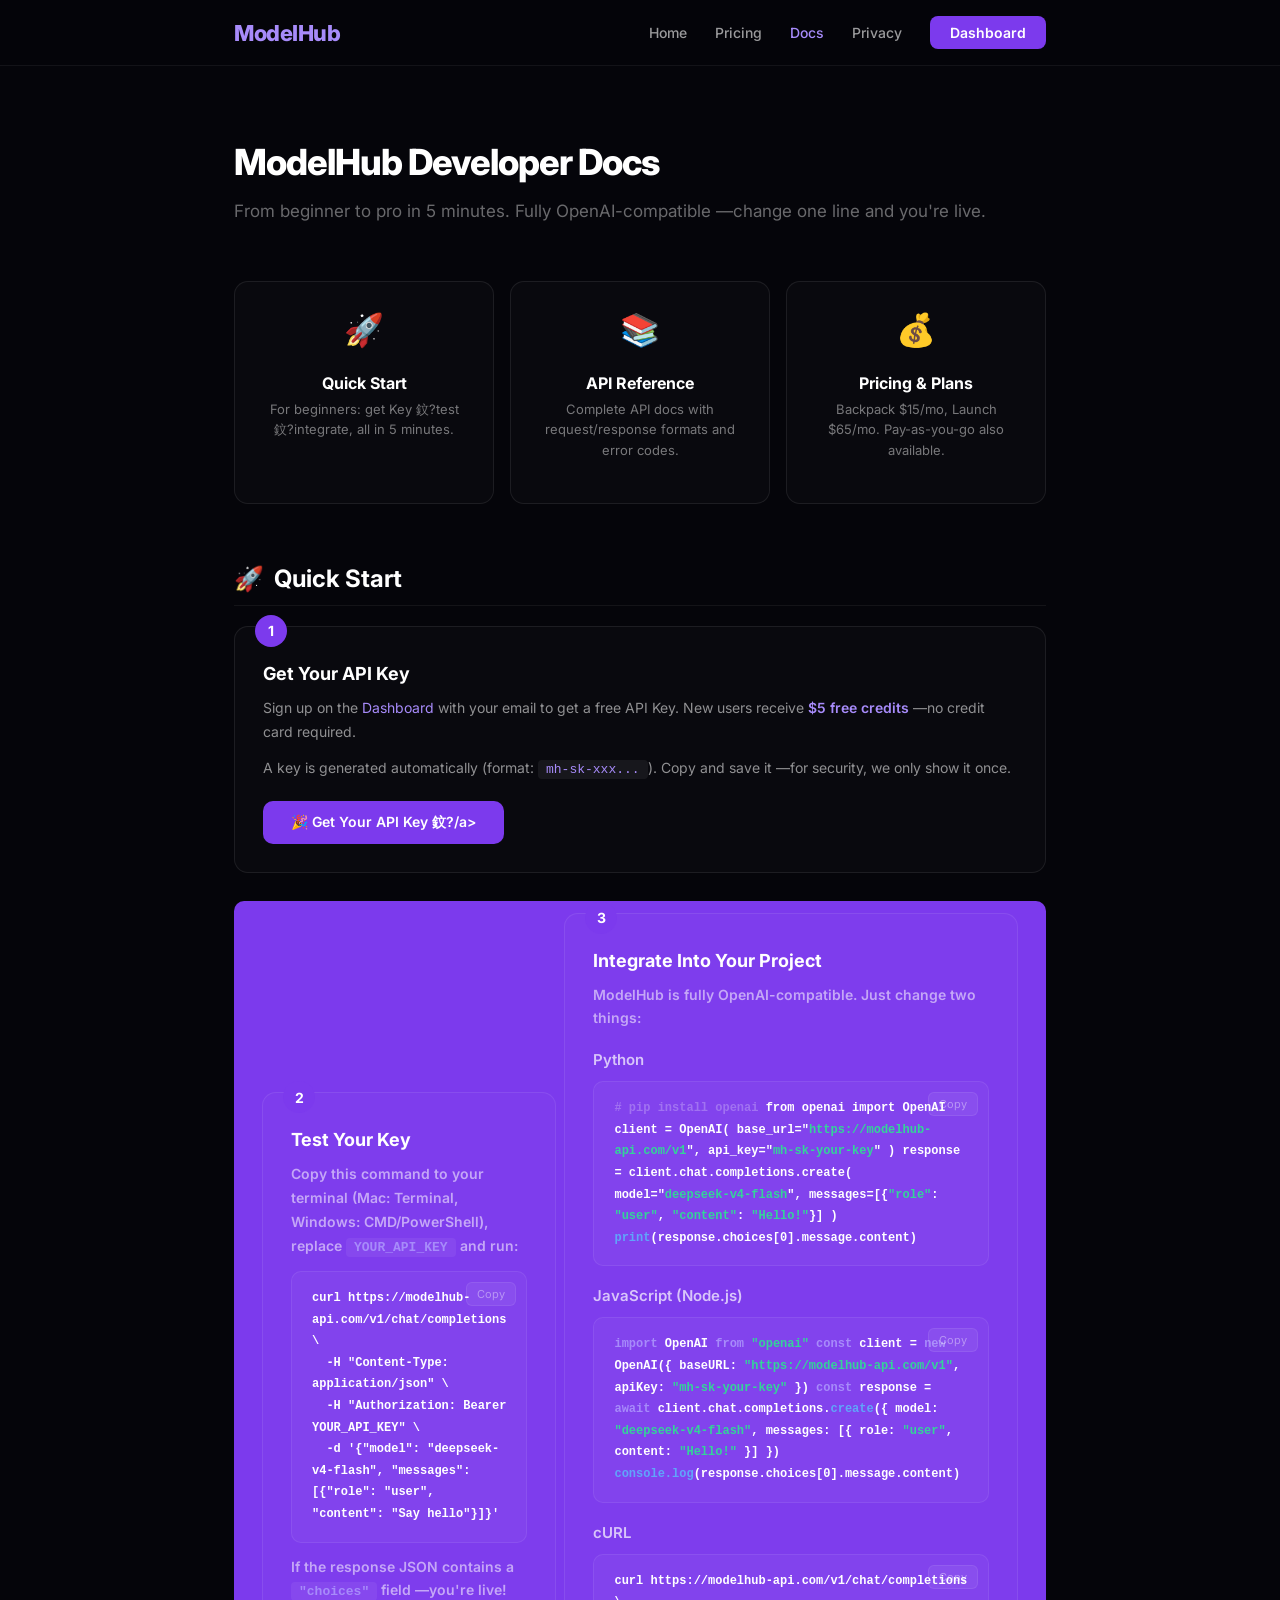
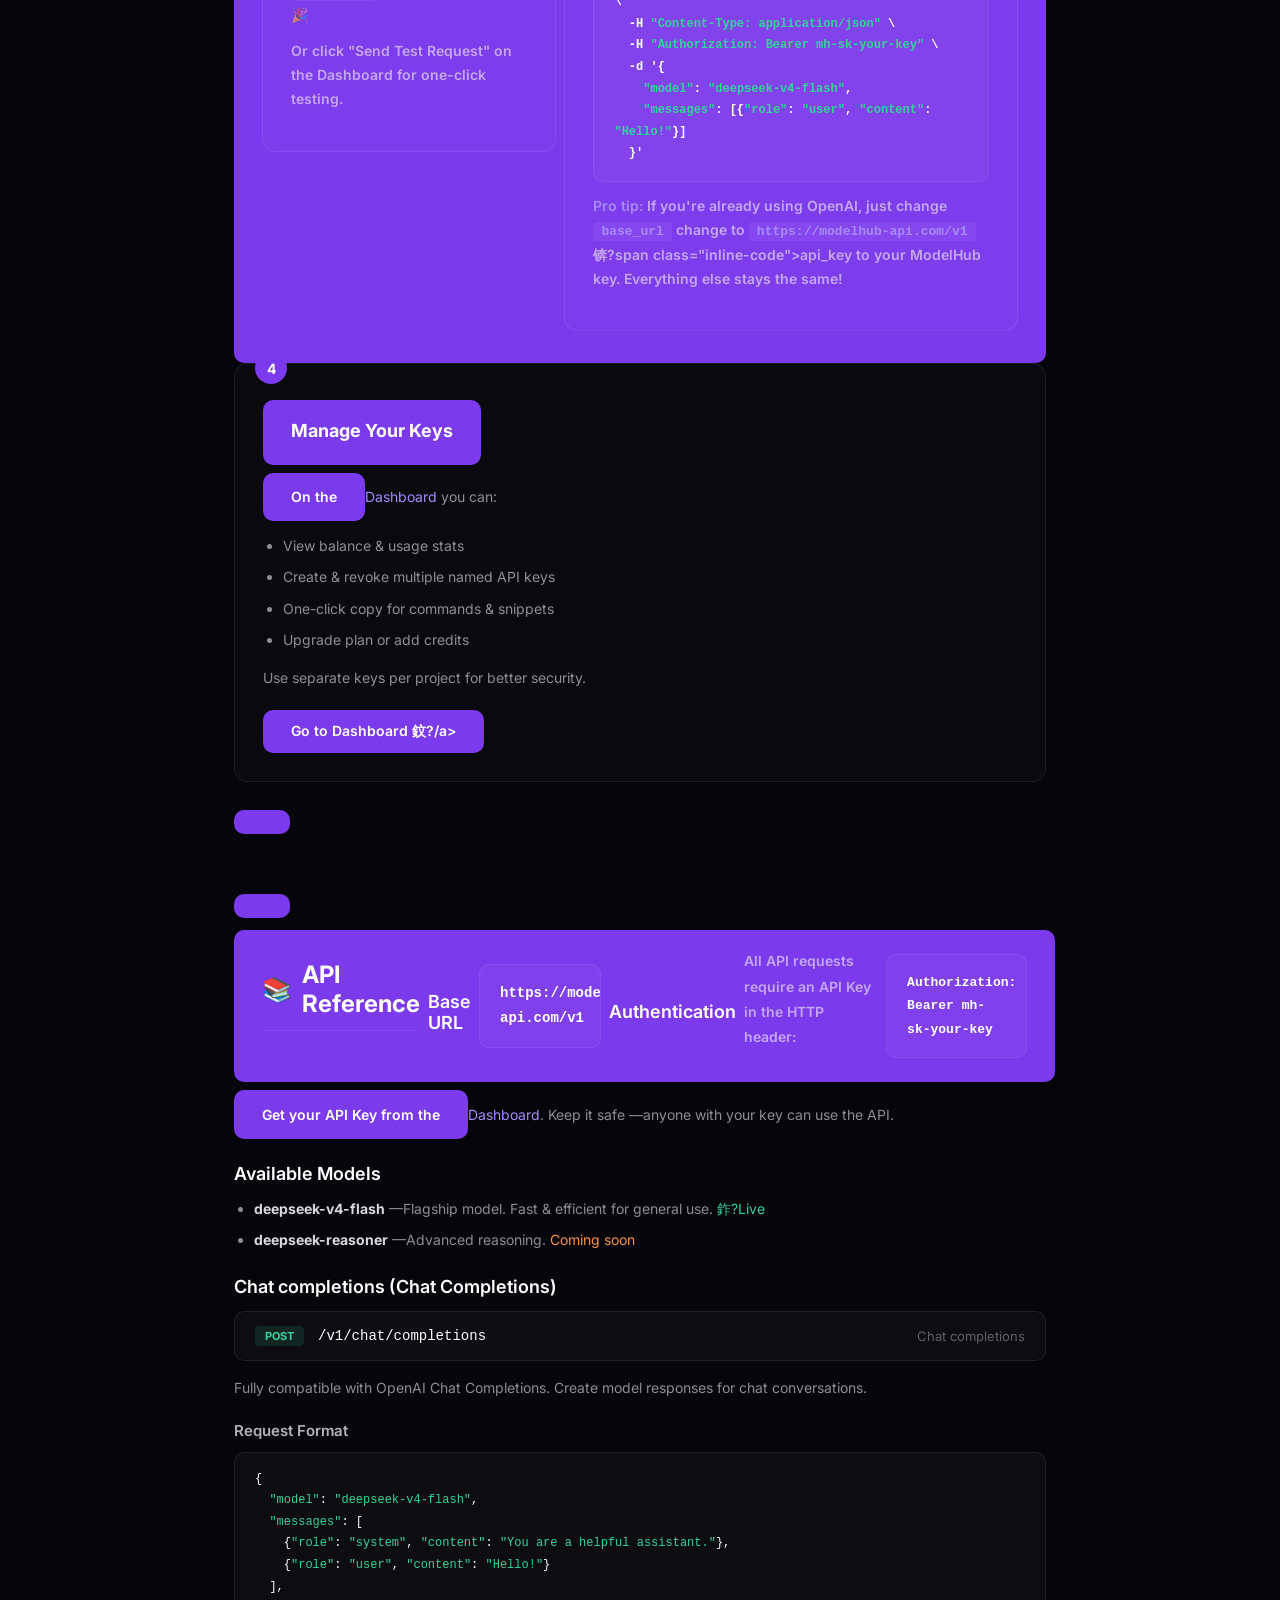
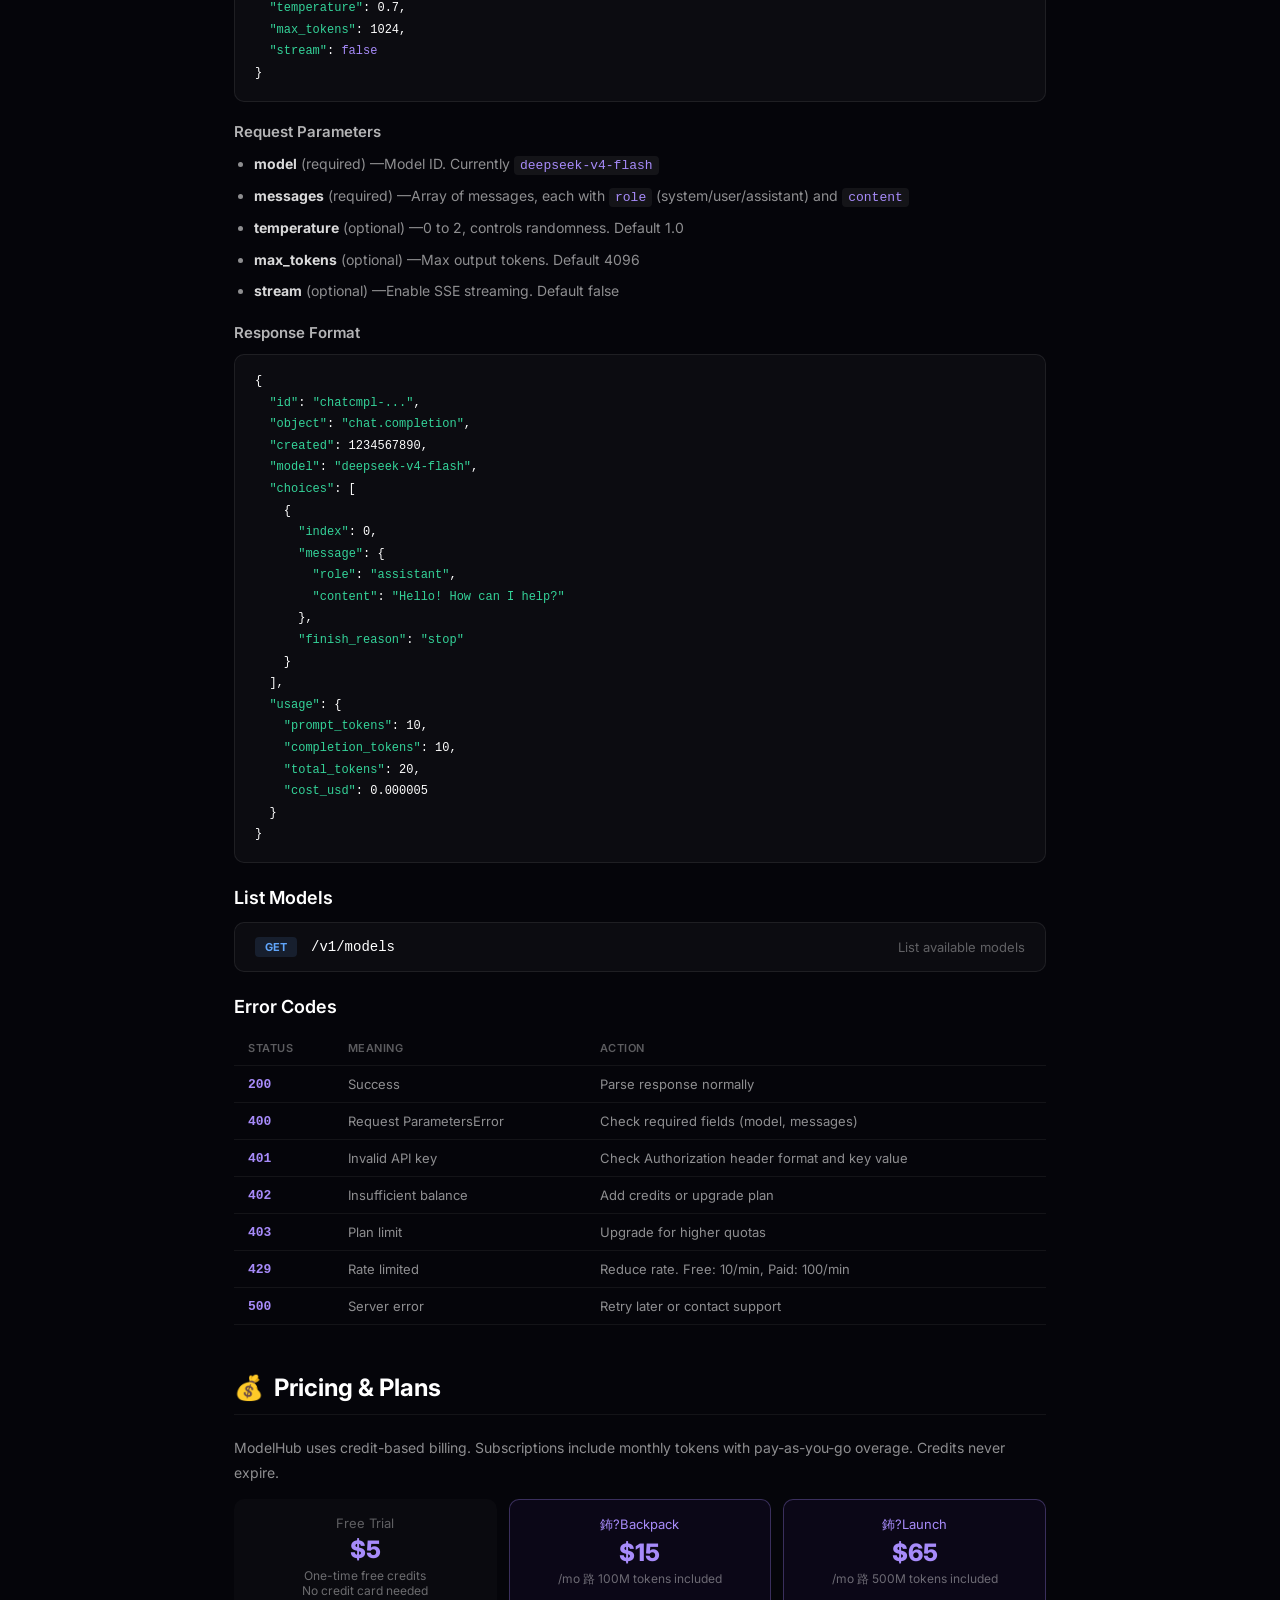
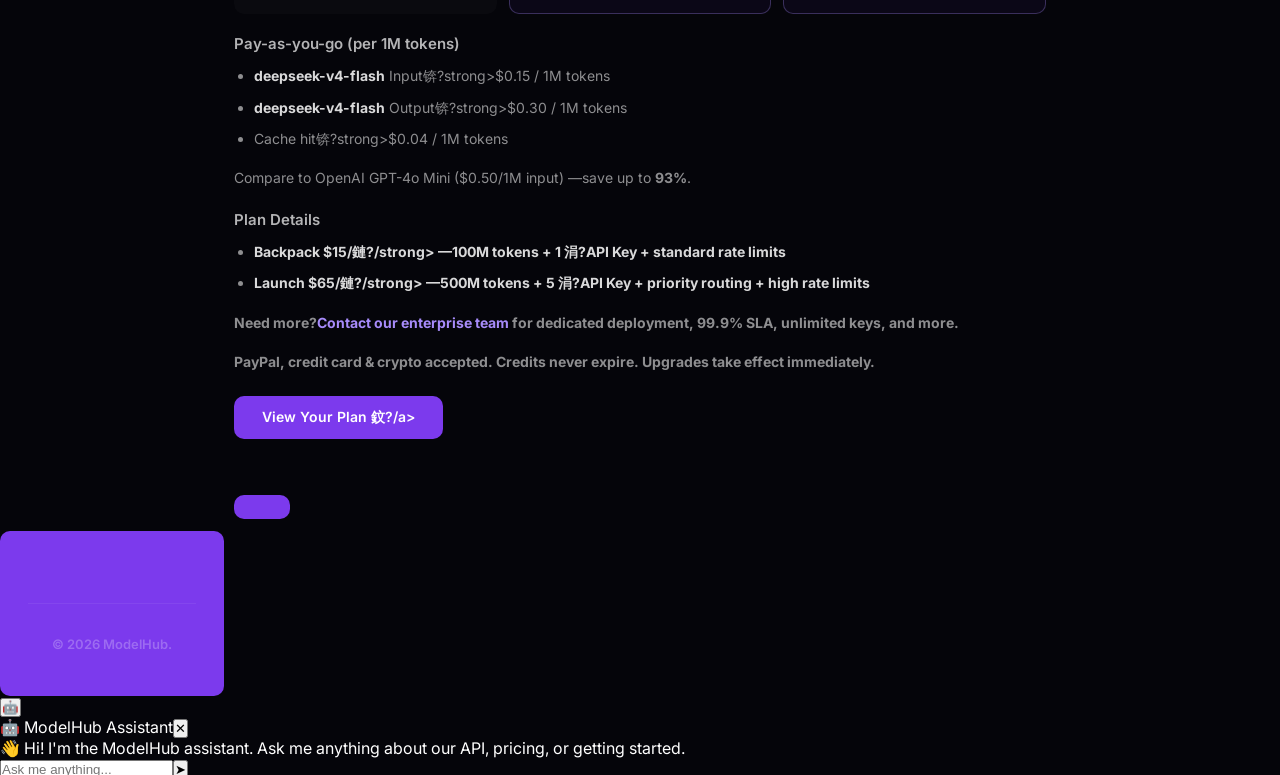
<file: modelhub/docs.html>
﻿<!DOCTYPE html>
<html lang="en">
<head>
  <meta charset="UTF-8">
  <link rel="manifest" href="/manifest.json">
  <meta name="theme-color" content="#7c3aed">
  <meta name="apple-mobile-web-app-capable" content="yes">
  <meta name="apple-mobile-web-app-status-bar-style" content="black-translucent">
  <meta name="apple-mobile-web-app-title" content="ModelHub">
  <link rel="apple-touch-icon" href="data:image/svg+xml,%3Csvg xmlns='http://www.w3.org/2000/svg' width='192' height='192'%3E%3Crect width='192' height='192' rx='36' fill='%237c3aed'/%3E%3Ctext x='96' y='128' font-size='96' font-weight='800' fill='%23fff' text-anchor='middle'%3EM%3C/text%3E%3C/svg%3E">
  <meta name="viewport" content="width=device-width, initial-scale=1.0">
  <title>ModelHub Developer Docs</title>
  <link href="https://fonts.googleapis.com/css2?family=Inter:wght@400;500;600;700;800&display=swap" rel="stylesheet">
  <style>
    * { margin: 0; padding: 0; box-sizing: border-box; }
    body { font-family: 'Inter', sans-serif; background: #05050a; color: #fff; -webkit-font-smoothing: antialiased; }
    .container { max-width: 860px; margin: 0 auto; padding: 0 24px; }
    a { color: #a78bfa; text-decoration: none; }

    nav { padding: 16px 0; border-bottom: 1px solid rgba(255,255,255,0.06); position: fixed; top: 0; left: 0; right: 0; background: rgba(5,5,10,0.85); backdrop-filter: blur(16px); z-index: 100; }
    nav .container { display: flex; justify-content: space-between; align-items: center; }
    .logo { font-weight: 800; font-size: 22px; letter-spacing: -0.5px; color: #a78bfa; }
    .nav-links { display: flex; gap: 28px; align-items: center; }
    .nav-links a { color: rgba(255,255,255,0.6); font-size: 14px; font-weight: 500; transition: color 0.2s; }
    .nav-links a:hover { color: #fff; }
    .nav-links a.active { color: #a78bfa; }
    .nav-cta { background: #7c3aed; color: #fff !important; padding: 8px 20px; border-radius: 8px; font-weight: 600 !important; }

    .spacer { height: 80px; }
    .page-header { padding: 60px 0 40px; }
    .page-header h1 { font-size: 36px; font-weight: 800; letter-spacing: -1px; margin-bottom: 12px; }
    .page-header p { color: rgba(255,255,255,0.4); font-size: 17px; }

    /* Quick Entry Cards */
    .entry-cards { display: grid; grid-template-columns: 1fr 1fr 1fr; gap: 16px; margin-bottom: 60px; }
    .entry-card { background: rgba(255,255,255,0.02); border: 1px solid rgba(255,255,255,0.08); border-radius: 14px; padding: 28px; text-align: center; transition: all 0.3s; cursor: pointer; }
    .entry-card:hover { border-color: rgba(167,139,250,0.3); background: rgba(124,58,237,0.04); transform: translateY(-4px); }
    .entry-card .ec-icon { font-size: 32px; margin-bottom: 12px; }
    .entry-card h3 { font-size: 16px; font-weight: 700; margin-bottom: 6px; color: #fff; }
    .entry-card p { font-size: 13px; color: rgba(255,255,255,0.45); line-height: 1.6; }
    .entry-card a { display: block; text-decoration: none; color: inherit; }

    /* Section anchors */
    .section { margin-bottom: 48px; }
    .section h2 { font-size: 24px; font-weight: 700; margin-bottom: 20px; padding-bottom: 12px; border-bottom: 1px solid rgba(255,255,255,0.06); display: flex; align-items: center; gap: 10px; }

    .step-card { background: rgba(255,255,255,0.02); border: 1px solid rgba(255,255,255,0.08); border-radius: 14px; padding: 28px; margin-bottom: 20px; position: relative; }
    .step-card .step-num { position: absolute; top: -12px; left: 20px; background: #7c3aed; color: #fff; width: 32px; height: 32px; border-radius: 50%; display: flex; align-items: center; justify-content: center; font-size: 14px; font-weight: 700; }
    .step-card h3 { font-size: 18px; font-weight: 700; margin: 8px 0 12px; color: #fff; }
    .step-card p { font-size: 14px; color: rgba(255,255,255,0.55); line-height: 1.7; margin-bottom: 12px; }
    .step-card .highlight { color: #a78bfa; font-weight: 600; }

    .btn-main { display: inline-flex; align-items: center; gap: 8px; background: #7c3aed; color: #fff; padding: 12px 28px; border-radius: 10px; font-size: 14px; font-weight: 600; text-decoration: none; transition: all 0.2s; margin-top: 8px; }
    .btn-main:hover { background: #6d28d9; transform: translateY(-2px); }

    .code-block { background: rgba(255,255,255,0.03); border: 1px solid rgba(255,255,255,0.08); border-radius: 10px; padding: 16px 20px; font-family: 'SF Mono', 'JetBrains Mono', monospace; font-size: 12px; line-height: 1.8; overflow-x: auto; margin: 12px 0; position: relative; }
    .code-block .copy-btn { position: absolute; top: 10px; right: 10px; background: rgba(255,255,255,0.06); border: 1px solid rgba(255,255,255,0.08); color: rgba(255,255,255,0.4); padding: 4px 10px; border-radius: 6px; font-size: 11px; cursor: pointer; font-family: 'Inter', sans-serif; transition: 0.2s; }
    .code-block .copy-btn:hover { background: rgba(255,255,255,0.1); color: #fff; }
    .code-block .comment { color: rgba(255,255,255,0.25); }
    .code-block .keyword { color: #a78bfa; }
    .code-block .string { color: #34d399; }
    .code-block .func { color: #60a5fa; }

    .inline-code { font-family: 'SF Mono', 'JetBrains Mono', monospace; font-size: 13px; background: rgba(255,255,255,0.06); padding: 2px 8px; border-radius: 4px; color: #a78bfa; }

    h3 { font-size: 18px; font-weight: 600; margin: 24px 0 12px; }
    h4 { font-size: 15px; font-weight: 600; margin: 20px 0 10px; color: rgba(255,255,255,0.7); }
    p { font-size: 14px; color: rgba(255,255,255,0.55); line-height: 1.8; margin-bottom: 14px; }
    ul { padding-left: 20px; margin-bottom: 14px; }
    ul li { font-size: 14px; color: rgba(255,255,255,0.55); line-height: 1.8; margin-bottom: 6px; }
    ul li strong { color: rgba(255,255,255,0.85); }
    code { font-family: 'SF Mono', 'JetBrains Mono', monospace; font-size: 13px; background: rgba(255,255,255,0.06); padding: 2px 6px; border-radius: 4px; color: #a78bfa; }

    .endpoint { background: rgba(255,255,255,0.03); border: 1px solid rgba(255,255,255,0.08); border-radius: 10px; padding: 14px 20px; margin: 14px 0; display: flex; align-items: center; gap: 14px; }
    .method { font-size: 11px; font-weight: 700; padding: 3px 10px; border-radius: 4px; text-transform: uppercase; }
    .method.post { background: rgba(52,211,153,0.12); color: #34d399; }
    .method.get { background: rgba(96,165,250,0.12); color: #60a5fa; }
    .endpoint .path { font-family: 'SF Mono', 'JetBrains Mono', monospace; font-size: 14px; color: #fff; }
    .endpoint .desc-label { font-size: 13px; color: rgba(255,255,255,0.35); margin-left: auto; }

    .error-table { width: 100%; border-collapse: collapse; margin: 14px 0; }
    .error-table th, .error-table td { padding: 10px 14px; text-align: left; border-bottom: 1px solid rgba(255,255,255,0.06); font-size: 13px; }
    .error-table th { color: rgba(255,255,255,0.35); font-weight: 600; text-transform: uppercase; letter-spacing: 0.5px; font-size: 11px; }
    .error-table td { color: rgba(255,255,255,0.55); }
    .error-table .code-col { color: #a78bfa; font-weight: 600; font-family: monospace; }

    .plan-box { background: rgba(124,58,237,0.04); border: 1px solid rgba(167,139,250,0.15); border-radius: 12px; padding: 20px; margin: 14px 0; }
    .plan-row { display: grid; grid-template-columns: 1fr 1fr 1fr; gap: 12px; }
    .plan-item { text-align: center; padding: 16px; background: rgba(255,255,255,0.02); border-radius: 10px; }
    .plan-item .pn { font-size: 13px; color: rgba(255,255,255,0.35); margin-bottom: 4px; }
    .plan-item .pp { font-size: 24px; font-weight: 800; color: #a78bfa; }
    .plan-item .ptk { font-size: 12px; color: rgba(255,255,255,0.4); margin-top: 4px; }

    @media (max-width: 768px) {.container { padding: 0 16px; } .entry-cards { grid-template-columns: 1fr; } .plan-row { grid-template-columns: 1fr; } .page-header h1 { font-size: 26px; } .nav-links a:not(.nav-cta):not(.active) { display: none; } .nav-links a.nav-cta, .nav-links a.active { display: inline-flex; } .nav-links a.active { font-size: 12px; } .step-card { padding: 20px; } .code-block { font-size: 11px; padding: 12px 14px; } }

    footer { padding: 32px 0; border-top: 1px solid rgba(255,255,255,0.06); text-align: center; margin-top: 60px; font-size: 13px; color: rgba(255,255,255,0.25); }
  <link rel="stylesheet" href="ai-assistant.css?v=3">
  </style>
</head>
<body>

<nav>
  <div class="container">
    <div class="logo"><a href="/">ModelHub</a></div>
    <div class="nav-links">
      <a href="/">Home</a>
      <a href="pricing.html">Pricing</a>
      <a href="docs.html" class="active">Docs</a>
      <a href="privacy.html">Privacy</a>
      <a href="dashboard.html" class="nav-cta">Dashboard</a>
    </div>
  </div>
</nav>

<div class="spacer"></div>

<div class="container">

  <div class="page-header">
    <h1>ModelHub Developer Docs</h1>
    <p>From beginner to pro in 5 minutes. Fully OpenAI-compatible —change one line and you're live.</p>
  </div>

  <!-- Quick Entry Cards -->
  <div class="entry-cards">
    <a href="#quickstart" class="entry-card">
      <div class="ec-icon">&#128640;</div>
      <h3>Quick Start</h3>
      <p>For beginners: get Key 鈫?test 鈫?integrate, all in 5 minutes.</p>
    </a>
    <a href="#api-ref" class="entry-card">
      <div class="ec-icon">&#128218;</div>
      <h3>API Reference</h3>
      <p>Complete API docs with request/response formats and error codes.</p>
    </a>
    <a href="#pricing" class="entry-card">
      <div class="ec-icon">&#128176;</div>
      <h3>Pricing & Plans</h3>
      <p>Backpack $15/mo, Launch $65/mo. Pay-as-you-go also available.</p>
    </a>
  </div>

  <!-- ===== QUICK START ===== -->
  <div class="section" id="quickstart">
    <h2><span>&#128640;</span> Quick Start</h2>

    <div class="step-card">
      <div class="step-num">1</div>
      <h3>Get Your API Key</h3>
      <p>Sign up on the <a href="dashboard.html">Dashboard</a> with your email to get a free API Key. New users receive <span class="highlight">$5 free credits</span> —no credit card required.</p>
      <p>A key is generated automatically (format: <span class="inline-code">mh-sk-xxx...</span>). Copy and save it —for security, we only show it once.</p>
      <a href="dashboard.html" class="btn-main">&#127881; Get Your API Key 鈫?/a>
    </div>

    <div class="step-card">
      <div class="step-num">2</div>
      <h3>Test Your Key</h3>
      <p>Copy this command to your terminal (Mac: Terminal, Windows: CMD/PowerShell), replace <span class="inline-code">YOUR_API_KEY</span>  and run:</p>
      <div class="code-block">
        <button class="copy-btn" onclick="copyText(\"curl https://modelhub-api.com/v1/chat/completions -H \\\"Content-Type: application/json\\\" -H \\\"Authorization: Bearer YOUR_API_KEY\\\" -d '{\\\"model\\\": \\\"deepseek-v4-flash\\\", \\\"messages\\\": [{\\\"role\\\": \\\"user\\\", \\\"content\\\": \\\"Say hello\\\"}]}'\")">Copy</button>
        curl https://modelhub-api.com/v1/chat/completions \<br>
        &nbsp;&nbsp;-H "Content-Type: application/json" \<br>
        &nbsp;&nbsp;-H "Authorization: Bearer YOUR_API_KEY" \<br>
        &nbsp;&nbsp;-d '{"model": "deepseek-v4-flash", "messages": [{"role": "user", "content": "Say hello"}]}'
      </div>
      <p>If the response JSON contains a <span class="inline-code">"choices"</span> field —you're live! &#127881;</p>
      <p>Or click "Send Test Request" on the Dashboard for one-click testing.</p>
    </div>

    <div class="step-card">
      <div class="step-num">3</div>
      <h3>Integrate Into Your Project</h3>
      <p>ModelHub is fully OpenAI-compatible. Just change two things:</p>

      <h4>Python</h4>
      <div class="code-block">
        <button class="copy-btn" onclick="copyText('from openai import OpenAI\n\nclient = OpenAI(\n    base_url=\"https://modelhub-api.com/v1\",\n    api_key=\"mh-sk-your-key\"\n)\n\nresponse = client.chat.completions.create(\n    model=\"deepseek-v4-flash\",\n    messages=[{\"role\": \"user\", \"content\": \"Hello!\"}]\n)\n\nprint(response.choices[0].message.content)')">Copy</button>
        <span class="comment"># pip install openai</span>
        from openai import OpenAI

        client = OpenAI(
            base_url="<span class="string">https://modelhub-api.com/v1</span>",
            api_key="<span class="string">mh-sk-your-key</span>"
        )

        response = client.chat.completions.create(
            model="<span class="string">deepseek-v4-flash</span>",
            messages=[{<span class="string">"role"</span>: <span class="string">"user"</span>, <span class="string">"content"</span>: <span class="string">"Hello!"</span>}]
        )

        <span class="func">print</span>(response.choices[0].message.content)
      </div>

      <h4>JavaScript (Node.js)</h4>
      <div class="code-block">
        <button class="copy-btn" onclick="copyText('import OpenAI from \"openai\"\n\nconst client = new OpenAI({\n    baseURL: \"https://modelhub-api.com/v1\",\n    apiKey: \"mh-sk-your-key\"\n})\n\nconst response = await client.chat.completions.create({\n    model: \"deepseek-v4-flash\",\n    messages: [{ role: \"user\", content: \"Hello!\" }]\n})\n\nconsole.log(response.choices[0].message.content)')">Copy</button>
        <span class="keyword">import</span> OpenAI <span class="keyword">from</span> <span class="string">"openai"</span>

        <span class="keyword">const</span> client = <span class="keyword">new</span> OpenAI({
            baseURL: <span class="string">"https://modelhub-api.com/v1"</span>,
            apiKey: <span class="string">"mh-sk-your-key"</span>
        })

        <span class="keyword">const</span> response = <span class="keyword">await</span> client.chat.completions.<span class="func">create</span>({
            model: <span class="string">"deepseek-v4-flash"</span>,
            messages: [{ role: <span class="string">"user"</span>, content: <span class="string">"Hello!"</span> }]
        })

        <span class="func">console.log</span>(response.choices[0].message.content)
      </div>

      <h4>cURL</h4>
      <div class="code-block">
        <button class="copy-btn" onclick="copyText('curl https://modelhub-api.com/v1/chat/completions \\\n  -H \"Content-Type: application/json\" \\\n  -H \"Authorization: Bearer mh-sk-your-key\" \\\n  -d \'{\n    \"model\": \"deepseek-v4-flash\",\n    \"messages\": [{\"role\": \"user\", \"content\": \"Hello!\"}]\n  }\'')">Copy</button>
        curl https://modelhub-api.com/v1/chat/completions \<br>
        &nbsp;&nbsp;-H <span class="string">"Content-Type: application/json"</span> \<br>
        &nbsp;&nbsp;-H <span class="string">"Authorization: Bearer mh-sk-your-key"</span> \<br>
        &nbsp;&nbsp;-d '{<br>
        &nbsp;&nbsp;&nbsp;&nbsp;<span class="string">"model"</span>: <span class="string">"deepseek-v4-flash"</span>,<br>
        &nbsp;&nbsp;&nbsp;&nbsp;<span class="string">"messages"</span>: [{<span class="string">"role"</span>: <span class="string">"user"</span>, <span class="string">"content"</span>: <span class="string">"Hello!"</span>}]<br>
        &nbsp;&nbsp;}'
      </div>
      <p><span class="highlight">Pro tip:</span> If you're already using OpenAI, just change <span class="inline-code">base_url</span> change to <span class="inline-code">https://modelhub-api.com/v1</span>锛?span class="inline-code">api_key</span> to your ModelHub key. Everything else stays the same!</p>
    </div>

    <div class="step-card">
      <div class="step-num">4</div>
      <h3>Manage Your Keys</h3>
      <p>On the <a href="dashboard.html">Dashboard</a> you can:</p>
      <ul>
        <li>View balance & usage stats</li>
        <li>Create & revoke multiple named API keys</li>
        <li>One-click copy for commands & snippets</li>
        <li>Upgrade plan or add credits</li>
      </ul>
      <p>Use separate keys per project for better security.</p>
      <a href="dashboard.html" class="btn-main">Go to Dashboard 鈫?/a>
    </div>
  </div>

  <!-- ===== API REFERENCE ===== -->
  <div class="section" id="api-ref">
    <h2><span>&#128218;</span> API Reference</h2>

    <h3>Base URL</h3>
    <div class="code-block" style="font-size:14px; text-align:center;">
      https://modelhub-api.com/v1
    </div>

    <h3>Authentication</h3>
    <p>All API requests require an API Key in the HTTP header:</p>
    <div class="code-block" style="font-size:13px;">
      Authorization: Bearer mh-sk-your-key
    </div>
    <p>Get your API Key from the <a href="dashboard.html">Dashboard</a>. Keep it safe —anyone with your key can use the API.</p>

    <h3>Available Models</h3>
    <ul>
      <li><strong>deepseek-v4-flash</strong> —Flagship model. Fast & efficient for general use. <span style="color:#34d399;">鈼?Live</span></li>
      <li><strong>deepseek-reasoner</strong> —Advanced reasoning. <span style="color:#fb923c;">Coming soon</span></li>
    </ul>

    <h3>Chat completions (Chat Completions)</h3>

    <div class="endpoint">
      <span class="method post">POST</span>
      <span class="path">/v1/chat/completions</span>
      <span class="desc-label">Chat completions</span>
    </div>

    <p>Fully compatible with OpenAI Chat Completions. Create model responses for chat conversations.</p>

    <h4>Request Format</h4>
    <div class="code-block">
      {<br>
      &nbsp;&nbsp;<span class="string">"model"</span>: <span class="string">"deepseek-v4-flash"</span>,<br>
      &nbsp;&nbsp;<span class="string">"messages"</span>: [<br>
      &nbsp;&nbsp;&nbsp;&nbsp;{<span class="string">"role"</span>: <span class="string">"system"</span>, <span class="string">"content"</span>: <span class="string">"You are a helpful assistant."</span>},<br>
      &nbsp;&nbsp;&nbsp;&nbsp;{<span class="string">"role"</span>: <span class="string">"user"</span>, <span class="string">"content"</span>: <span class="string">"Hello!"</span>}<br>
      &nbsp;&nbsp;],<br>
      &nbsp;&nbsp;<span class="string">"temperature"</span>: 0.7,<br>
      &nbsp;&nbsp;<span class="string">"max_tokens"</span>: 1024,<br>
      &nbsp;&nbsp;<span class="string">"stream"</span>: <span class="keyword">false</span><br>
      }
    </div>

    <h4>Request Parameters</h4>
    <ul>
      <li><strong>model</strong> (required) —Model ID. Currently <code>deepseek-v4-flash</code></li>
      <li><strong>messages</strong> (required) —Array of messages, each with <code>role</code> (system/user/assistant) and <code>content</code></li>
      <li><strong>temperature</strong> (optional) —0 to 2, controls randomness. Default 1.0</li>
      <li><strong>max_tokens</strong> (optional) —Max output tokens. Default 4096</li>
      <li><strong>stream</strong> (optional) —Enable SSE streaming. Default false</li>
    </ul>

    <h4>Response Format</h4>
    <div class="code-block">
      {<br>
      &nbsp;&nbsp;<span class="string">"id"</span>: <span class="string">"chatcmpl-..."</span>,<br>
      &nbsp;&nbsp;<span class="string">"object"</span>: <span class="string">"chat.completion"</span>,<br>
      &nbsp;&nbsp;<span class="string">"created"</span>: 1234567890,<br>
      &nbsp;&nbsp;<span class="string">"model"</span>: <span class="string">"deepseek-v4-flash"</span>,<br>
      &nbsp;&nbsp;<span class="string">"choices"</span>: [<br>
      &nbsp;&nbsp;&nbsp;&nbsp;{<br>
      &nbsp;&nbsp;&nbsp;&nbsp;&nbsp;&nbsp;<span class="string">"index"</span>: 0,<br>
      &nbsp;&nbsp;&nbsp;&nbsp;&nbsp;&nbsp;<span class="string">"message"</span>: {<br>
      &nbsp;&nbsp;&nbsp;&nbsp;&nbsp;&nbsp;&nbsp;&nbsp;<span class="string">"role"</span>: <span class="string">"assistant"</span>,<br>
      &nbsp;&nbsp;&nbsp;&nbsp;&nbsp;&nbsp;&nbsp;&nbsp;<span class="string">"content"</span>: <span class="string">"Hello! How can I help?"</span><br>
      &nbsp;&nbsp;&nbsp;&nbsp;&nbsp;&nbsp;},<br>
      &nbsp;&nbsp;&nbsp;&nbsp;&nbsp;&nbsp;<span class="string">"finish_reason"</span>: <span class="string">"stop"</span><br>
      &nbsp;&nbsp;&nbsp;&nbsp;}<br>
      &nbsp;&nbsp;],<br>
      &nbsp;&nbsp;<span class="string">"usage"</span>: {<br>
      &nbsp;&nbsp;&nbsp;&nbsp;<span class="string">"prompt_tokens"</span>: 10,<br>
      &nbsp;&nbsp;&nbsp;&nbsp;<span class="string">"completion_tokens"</span>: 10,<br>
      &nbsp;&nbsp;&nbsp;&nbsp;<span class="string">"total_tokens"</span>: 20,<br>
      &nbsp;&nbsp;&nbsp;&nbsp;<span class="string">"cost_usd"</span>: 0.000005<br>
      &nbsp;&nbsp;}<br>
      }
    </div>

    <h3>List Models</h3>
    <div class="endpoint">
      <span class="method get">GET</span>
      <span class="path">/v1/models</span>
      <span class="desc-label">List available models</span>
    </div>

    <h3>Error Codes</h3>
    <table class="error-table">
      <tr><th>Status</th><th>Meaning</th><th>Action</th></tr>
      <tr><td class="code-col">200</td><td>Success</td><td>Parse response normally</td></tr>
      <tr><td class="code-col">400</td><td>Request ParametersError</td><td>Check required fields (model, messages)</td></tr>
      <tr><td class="code-col">401</td><td>Invalid API key</td><td>Check Authorization header format and key value</td></tr>
      <tr><td class="code-col">402</td><td>Insufficient balance</td><td>Add credits or upgrade plan</td></tr>
      <tr><td class="code-col">403</td><td>Plan limit</td><td>Upgrade for higher quotas</td></tr>
      <tr><td class="code-col">429</td><td>Rate limited</td><td>Reduce rate. Free: 10/min, Paid: 100/min</td></tr>
      <tr><td class="code-col">500</td><td>Server error</td><td>Retry later or contact support</td></tr>
    </table>
  </div>

  <!-- ===== PRICING ===== -->
  <div class="section" id="pricing">
    <h2><span>&#128176;</span> Pricing & Plans</h2>

    <p>ModelHub uses credit-based billing. Subscriptions include monthly tokens with pay-as-you-go overage. Credits never expire.</p>

    <div class="plan-row">
      <div class="plan-item">
        <div class="pn">Free Trial</div>
        <div class="pp">$5</div>
        <div class="ptk">One-time free credits<br>No credit card needed</div>
      </div>
      <div class="plan-item" style="border:1px solid rgba(167,139,250,0.3);background:rgba(124,58,237,0.06);">
        <div class="pn" style="color:#a78bfa;">鈽?Backpack</div>
        <div class="pp" style="color:#a78bfa;">$15</div>
        <div class="ptk">/mo 路 100M tokens included</div>
      </div>
      <div class="plan-item" style="border:1px solid rgba(167,139,250,0.3);background:rgba(124,58,237,0.06);">
        <div class="pn" style="color:#a78bfa;">鈽?Launch</div>
        <div class="pp" style="color:#a78bfa;">$65</div>
        <div class="ptk">/mo 路 500M tokens included</div>
      </div>
    </div>

    <h4>Pay-as-you-go (per 1M tokens)</h4>
    <ul>
      <li><strong>deepseek-v4-flash</strong> Input锛?strong>$0.15</strong> / 1M tokens</li>
      <li><strong>deepseek-v4-flash</strong> Output锛?strong>$0.30</strong> / 1M tokens</li>
      <li>Cache hit锛?strong>$0.04</strong> / 1M tokens</li>
    </ul>
    <p>Compare to OpenAI GPT-4o Mini ($0.50/1M input) —save up to <strong>93%</strong>.</p>

    <h4>Plan Details</h4>
    <ul>
      <li><strong>Backpack $15/鏈?/strong> —100M tokens + 1 涓?API Key + standard rate limits</li>
      <li><strong>Launch $65/鏈?/strong> —500M tokens + 5 涓?API Key + priority routing + high rate limits</li>
    </ul>
    <p>Need more?<a href="mailto:support@modelhub-api.com">Contact our enterprise team</a> for dedicated deployment, 99.9% SLA, unlimited keys, and more.</p>
    <p>PayPal, credit card & crypto accepted. Credits never expire. Upgrades take effect immediately.</p>
    <a href="dashboard.html" class="btn-main">View Your Plan 鈫?/a>
  </div>

</div>

<footer><div class="container">&copy; 2026 ModelHub.</div></footer>

<script>
function copyText(text) {
  navigator.clipboard.writeText(text).then(function() {
    // Simple copy feedback
    var t = document.createElement('div');
    t.style.cssText = 'position:fixed;bottom:24px;right:24px;background:#0d0d14;border:1px solid rgba(255,255,255,0.1);border-radius:10px;padding:14px 20px;font-size:14px;z-index:999;color:#34d399;';
    t.textContent = 'Copied!';
    document.body.appendChild(t);
    setTimeout(function(){ t.remove(); }, 2000);
  });
}
</script>

<script src="ai-assistant.js?v=3"></script>
  <script>
  if ('serviceWorker' in navigator) {
    navigator.serviceWorker.register('/sw.js').catch(function(e) {
      console.log('SW registration failed:', e);
    });
  }
  </script>
</body>
</html>
</file>
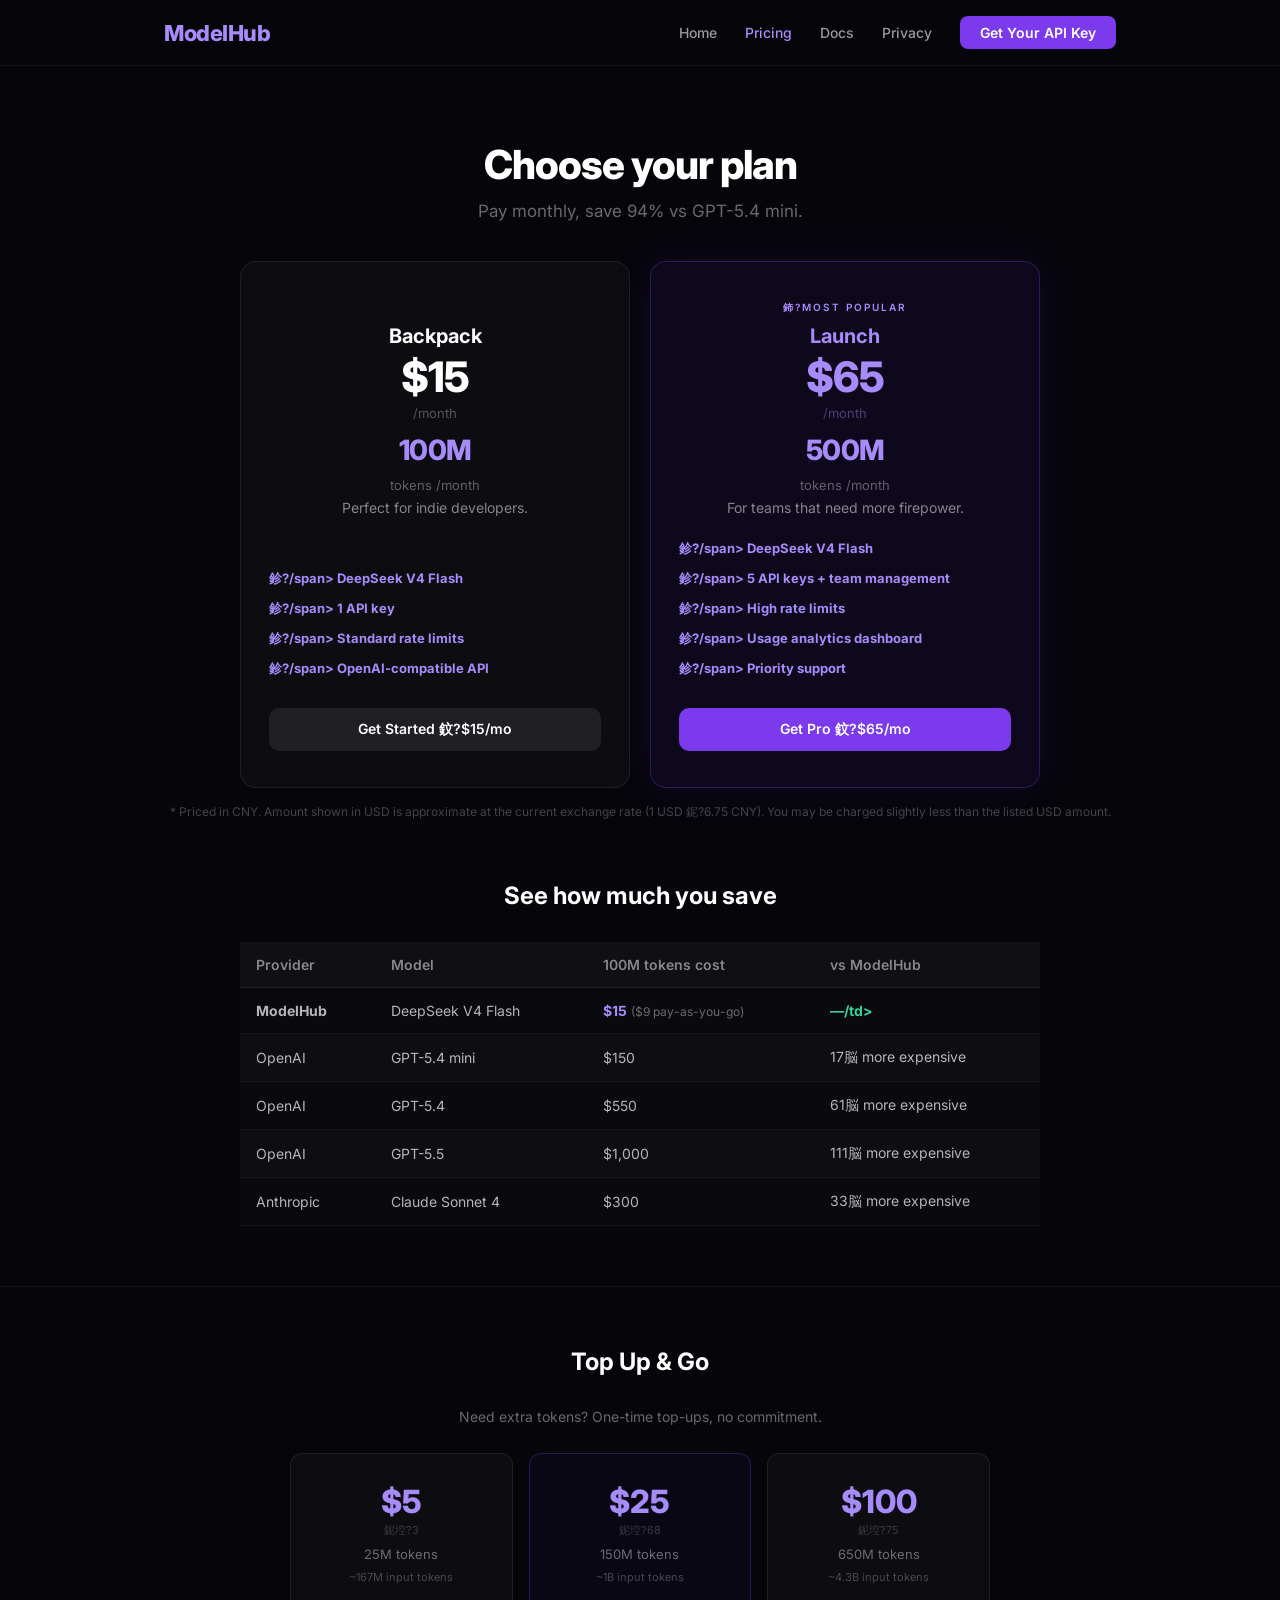
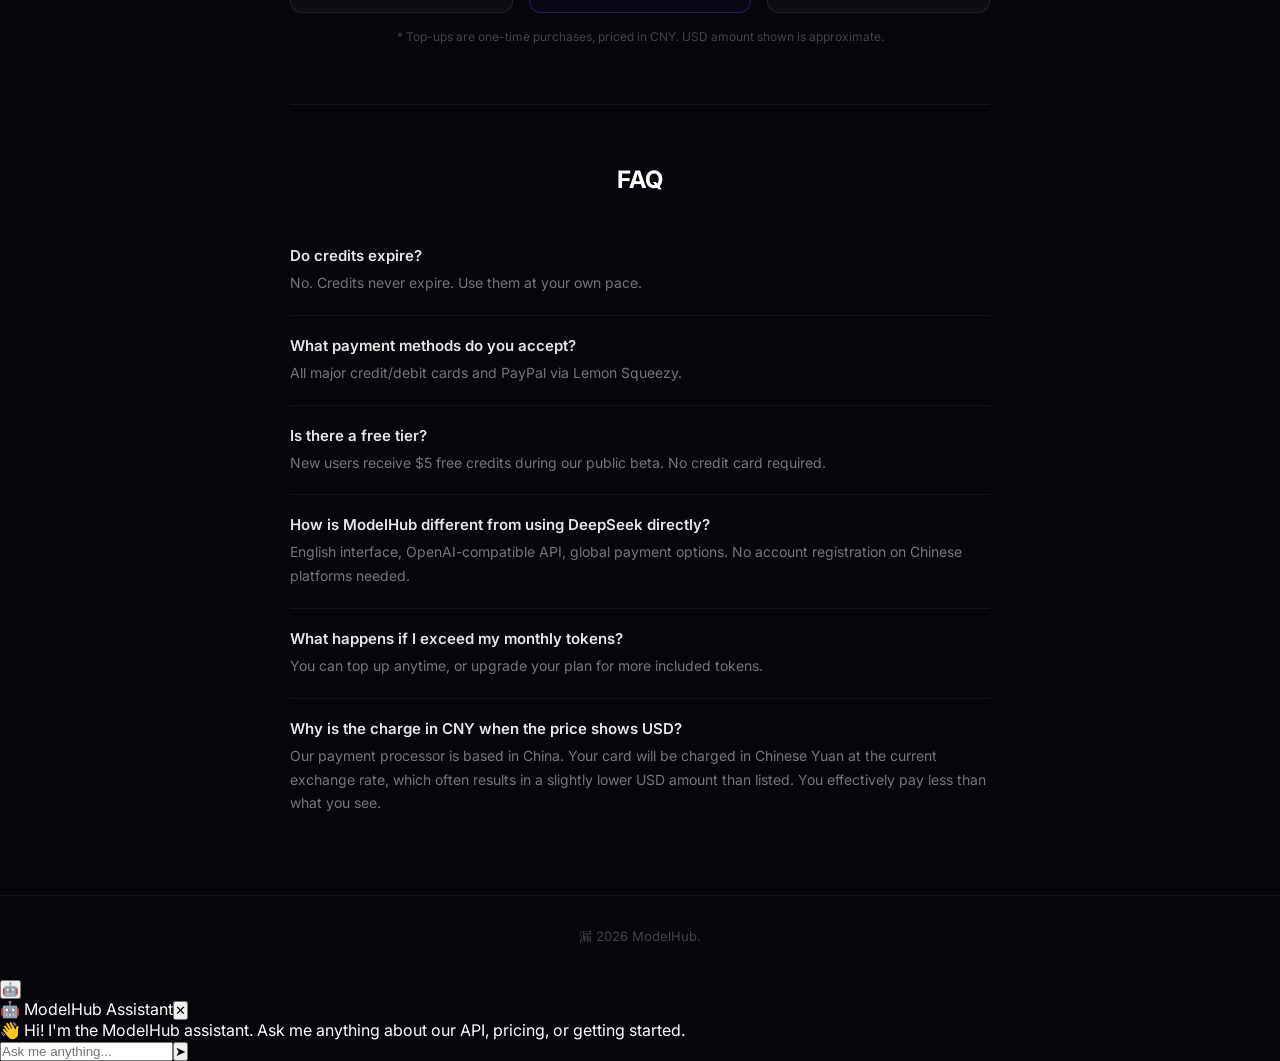
<file: modelhub/pricing.html>
﻿<!DOCTYPE html>
<html lang="en">
<head>
  <meta charset="UTF-8">
  <link rel="manifest" href="/manifest.json">
  <meta name="theme-color" content="#7c3aed">
  <meta name="apple-mobile-web-app-capable" content="yes">
  <meta name="apple-mobile-web-app-status-bar-style" content="black-translucent">
  <meta name="apple-mobile-web-app-title" content="ModelHub">
  <link rel="apple-touch-icon" href="data:image/svg+xml,%3Csvg xmlns='http://www.w3.org/2000/svg' width='192' height='192'%3E%3Crect width='192' height='192' rx='36' fill='%237c3aed'/%3E%3Ctext x='96' y='128' font-size='96' font-weight='800' fill='%23fff' text-anchor='middle'%3EM%3C/text%3E%3C/svg%3E">
  <meta name="viewport" content="width=device-width, initial-scale=1.0">
  <title>Pricing —ModelHub</title>
  <link href="https://fonts.googleapis.com/css2?family=Inter:wght@400;500;600;700;800&display=swap" rel="stylesheet">
  <style>
    * { margin: 0; padding: 0; box-sizing: border-box; }
    body { font-family: 'Inter', sans-serif; background: #05050a; color: #fff; -webkit-font-smoothing: antialiased; }
    .container { max-width: 1000px; margin: 0 auto; padding: 0 24px; }
    a { color: inherit; text-decoration: none; }

    nav { padding: 16px 0; border-bottom: 1px solid rgba(255,255,255,0.06); position: fixed; top: 0; left: 0; right: 0; background: rgba(5,5,10,0.85); backdrop-filter: blur(16px); z-index: 100; }
    nav .container { display: flex; justify-content: space-between; align-items: center; }
    .logo { font-weight: 800; font-size: 22px; letter-spacing: -0.5px; color: #a78bfa; }
    .nav-links { display: flex; gap: 28px; align-items: center; }
    .nav-links a { color: rgba(255,255,255,0.6); font-size: 14px; font-weight: 500; transition: color 0.2s; }
    .nav-links a:hover { color: #fff; }
    .nav-links a.active { color: #a78bfa; }
    .nav-cta { background: #7c3aed; color: #fff !important; padding: 8px 20px; border-radius: 8px; font-weight: 600 !important; }

    .spacer { height: 80px; }

    .page-header { padding: 60px 0 40px; text-align: center; }
    .page-header h1 { font-size: 40px; font-weight: 800; letter-spacing: -1px; margin-bottom: 12px; }
    .page-header p { color: rgba(255,255,255,0.4); font-size: 17px; }

    .plans-grid { display: grid; grid-template-columns: 1fr 1fr; gap: 20px; max-width: 800px; margin: 0 auto; }
    .plan-card { background: rgba(255,255,255,0.03); border: 1px solid rgba(255,255,255,0.08); border-radius: 16px; padding: 36px 28px; text-align: center; transition: all 0.3s ease; display: flex; flex-direction: column; }
    .plan-card:hover { transform: translateY(-6px); border-color: rgba(167,139,250,0.3); box-shadow: 0 12px 48px rgba(124,58,237,0.15); }
    .plan-card.featured { background: rgba(124,58,237,0.08); border-color: rgba(124,58,237,0.3); box-shadow: 0 0 40px rgba(124,58,237,0.12); }
    .plan-card.featured:hover { border-color: rgba(124,58,237,0.5); box-shadow: 0 0 60px rgba(124,58,237,0.2); }
    .plan-card .plan-features { list-style: none; padding: 0; margin: 0 0 24px; text-align: left; flex: 1; }
    .plan-card .plan-features li { font-size: 13px; color: rgba(255,255,255,0.45); padding: 6px 0; display: flex; align-items: center; gap: 8px; }
    .plan-card .plan-features li .check { color: #a78bfa; font-weight: 700; flex-shrink: 0; }
    .plan-card .plan-btn { display: inline-block; padding: 12px 28px; border-radius: 10px; font-size: 14px; font-weight: 600; background: rgba(255,255,255,0.08); color: #fff; transition: all 0.2s; border: none; cursor: pointer; }
    .plan-card .plan-btn:hover { background: rgba(255,255,255,0.14); }
    .plan-card.featured .plan-btn { background: #7c3aed; color: #fff; }
    .plan-card.featured .plan-btn:hover { background: #6d28d9; }
    /* === Plan card row system - ensures perfect alignment === */
    .pt-row { margin-bottom: 0; }
    .pt-badge { font-size: 10px; text-transform: uppercase; letter-spacing: 2px; color: rgba(255,255,255,0.3); margin-bottom: 6px; min-height: 18px; line-height: 18px; }
    .pt-badge-featured { color: #a78bfa; font-weight: 600; }
    .pt-name { font-size: 20px; font-weight: 700; margin-bottom: 2px; min-height: 28px; line-height: 28px; }
    .pt-name-featured { color: #a78bfa; }
    .pt-price { font-size: 42px; font-weight: 800; letter-spacing: -1px; margin-bottom: 2px; min-height: 50px; line-height: 50px; }
    .pt-price-featured { color: #a78bfa; }
    .pt-interval { font-size: 13px; color: rgba(255,255,255,0.3); margin-bottom: 4px; min-height: 18px; line-height: 18px; }
    .pt-interval-featured { color: rgba(167,139,250,0.4); }
    .pt-tokens { font-size: 32px; font-weight: 800; letter-spacing: -0.5px; color: #a78bfa; margin-bottom: 2px; min-height: 48px; line-height: 48px; }
    .pt-tokens-featured { color: #a78bfa; }
    .pt-tokens-label { font-size: 13px; color: rgba(255,255,255,0.35); margin-bottom: 4px; min-height: 18px; line-height: 18px; }
    .pt-tokens-label-featured { color: rgba(167,139,250,0.35); }
    .pt-desc { font-size: 14px; color: rgba(255,255,255,0.5); margin-bottom: 8px; min-height: 20px; line-height: 1.4; }
    .pt-desc-featured { color: rgba(255,255,255,0.5); }
    .pt-spacer { flex: 1; min-height: 8px; }

    .currency-note { text-align: center; font-size: 12px; color: rgba(255,255,255,0.25); margin-top: 16px; }

    .savings-section { padding: 60px 0; }
    .savings-section h2 { text-align: center; font-size: 24px; font-weight: 700; margin-bottom: 32px; }
    .savings-table-wrap { max-width: 800px; margin: 0 auto; overflow-x: auto; }
    .savings-table { width: 100%; border-collapse: collapse; font-size: 14px; }
    .savings-table thead th { text-align: left; padding: 14px 16px; background: rgba(255,255,255,0.04); color: rgba(255,255,255,0.5); font-weight: 600; border-bottom: 1px solid rgba(255,255,255,0.08); }
    .savings-table tbody td { padding: 14px 16px; border-bottom: 1px solid rgba(255,255,255,0.05); color: rgba(255,255,255,0.7); }
    .savings-table tbody tr { background: rgba(255,255,255,0.015); }
    .savings-table tbody tr:nth-child(even) { background: rgba(255,255,255,0.03); }
    .savings-table tbody tr:hover { background: rgba(124,58,237,0.05); }
    .savings-table .highlight-col { color: #a78bfa; font-weight: 600; }
    .savings-table .highlight-row td:last-child { color: #34d399; font-weight: 700; }

    .subsection { padding: 60px 0; }
    .subsection h2 { font-size: 24px; font-weight: 700; text-align: center; margin-bottom: 32px; }
    .topup-grid { display: grid; grid-template-columns: repeat(3, 1fr); gap: 16px; max-width: 700px; margin: 0 auto; }
    .topup-card { background: rgba(255,255,255,0.03); border: 1px solid rgba(255,255,255,0.08); border-radius: 12px; padding: 28px; text-align: center; cursor: pointer; transition: all 0.2s; }
    .topup-card:hover { border-color: rgba(167,139,250,0.3); transform: translateY(-2px); }
    .topup-card.popular { border-color: rgba(124,58,237,0.3); background: rgba(124,58,237,0.05); }
    .topup-card .amount { font-size: 32px; font-weight: 800; color: #a78bfa; }
    .topup-card .label { font-size: 13px; color: rgba(255,255,255,0.4); margin-top: 8px; }
    .topup-card .tokens { font-size: 11px; color: rgba(255,255,255,0.25); margin-top: 8px; }
    .topup-card .topup-cny { font-size: 11px; color: rgba(255,255,255,0.2); margin-top: 2px; }

    .faq-section { padding: 60px 0; border-top: 1px solid rgba(255,255,255,0.06); max-width: 700px; margin: 0 auto; }
    .faq-section h2 { text-align: center; font-size: 24px; font-weight: 700; margin-bottom: 32px; }
    .faq-item { padding: 20px 0; border-bottom: 1px solid rgba(255,255,255,0.06); }
    .faq-item:last-child { border-bottom: none; }
    .faq-q { font-size: 15px; font-weight: 600; margin-bottom: 6px; color: rgba(255,255,255,0.9); }
    .faq-a { font-size: 14px; color: rgba(255,255,255,0.45); line-height: 1.7; }

    footer { padding: 32px 0; border-top: 1px solid rgba(255,255,255,0.06); text-align: center; }
    footer p { font-size: 13px; color: rgba(255,255,255,0.25); }

    @media (max-width: 768px) {.container { padding: 0 16px; }
      .page-header h1 { font-size: 28px; }
      .page-header p { font-size: 15px; }
      .nav-links a:not(.nav-cta):not(.active) { display: none; }
      .nav-links a.nav-cta, .nav-links a.active { display: inline-flex; }
      .nav-links a.active { font-size: 12px; padding: 6px 14px; }
      .plans-grid { grid-template-columns: 1fr; }
      .topup-grid { grid-template-columns: 1fr; }
      .savings-section h2 { font-size: 20px; }
      .faq-section h2 { font-size: 20px; }
      .plan-card { padding: 24px 20px; }
      .subsection h2 { font-size: 20px; }
    }
  <link rel="stylesheet" href="ai-assistant.css?v=3">
  </style>
</head>
<body>

<nav>
  <div class="container">
    <div class="logo"><a href="/">ModelHub</a></div>
    <div class="nav-links">
      <a href="/">Home</a>
      <a href="pricing.html" class="active">Pricing</a>
      <a href="docs.html">Docs</a>
      <a href="privacy.html">Privacy</a>
      <a href="dashboard.html" class="nav-cta">Get Your API Key</a>
    </div>
  </div>
</nav>

<div class="spacer"></div>

<div class="page-header">
  <div class="container">
    <h1>Choose your plan</h1>
    <p>Pay monthly, save 94% vs GPT-5.4 mini.</p>
  </div>
</div>

<div class="container">
  <div class="plans-grid">

    <div class="plan-card">
      <div class="pt-row pt-badge">&nbsp;</div>
      <div class="pt-row pt-name">Backpack</div>
      <div class="pt-row pt-price">$15</div>
      <div class="pt-row pt-interval">/month</div>
      <div class="pt-row pt-tokens" style="font-size:28px;font-weight:800;color:#a78bfa;letter-spacing:-0.5px;">100M</div>
      <div class="pt-row pt-tokens-label" style="font-size:13px;color:rgba(255,255,255,0.35);">tokens /month</div>
      <div class="pt-row pt-desc">Perfect for indie developers.</div>
      <div class="pt-spacer"></div>
      <ul class="plan-features">
        <li><span class="check">鉁?/span> DeepSeek V4 Flash</li>
        <li><span class="check">鉁?/span> 1 API key</li>
        <li><span class="check">鉁?/span> Standard rate limits</li>
        <li><span class="check">鉁?/span> OpenAI-compatible API</li>
      </ul>
      <a href="https://modelhub-api.lemonsqueezy.com/checkout/buy/e09f2acf-df2e-40be-bc97-6781d7f7f38a" class="plan-btn">Get Started 鈫?$15/mo</a>
    </div>

    <div class="plan-card featured">
      <div class="pt-row pt-badge pt-badge-featured">鈽?Most Popular</div>
      <div class="pt-row pt-name pt-name-featured">Launch</div>
      <div class="pt-row pt-price pt-price-featured">$65</div>
      <div class="pt-row pt-interval pt-interval-featured">/month</div>
      <div class="pt-row pt-tokens pt-tokens-featured" style="font-size:28px;font-weight:800;color:#a78bfa;letter-spacing:-0.5px;">500M</div>
      <div class="pt-row pt-tokens-label pt-tokens-label-featured" style="font-size:13px;color:rgba(255,255,255,0.35);">tokens /month</div>
      <div class="pt-row pt-desc pt-desc-featured">For teams that need more firepower.</div>
      <div class="pt-spacer"></div>
      <ul class="plan-features">
        <li><span class="check">鉁?/span> DeepSeek V4 Flash</li>
        <li><span class="check">鉁?/span> 5 API keys + team management</li>
        <li><span class="check">鉁?/span> High rate limits</li>
        <li><span class="check">鉁?/span> Usage analytics dashboard</li>
        <li><span class="check">鉁?/span> Priority support</li>
      </ul>
      <a href="https://modelhub-api.lemonsqueezy.com/checkout/buy/651b517b-2002-40a4-8186-16c9ba6969c7" class="plan-btn">Get Pro 鈫?$65/mo</a>
    </div>

  </div>

  <p class="currency-note">* Priced in CNY. Amount shown in USD is approximate at the current exchange rate (1 USD 鈮?6.75 CNY). You may be charged slightly less than the listed USD amount.</p>
</div>

<div class="savings-section">
  <div class="container">
    <h2>See how much you save</h2>
    <div class="savings-table-wrap">
      <table class="savings-table">
        <thead>
          <tr>
            <th>Provider</th>
            <th>Model</th>
            <th>100M tokens cost</th>
            <th>vs ModelHub</th>
          </tr>
        </thead>
        <tbody>
          <tr class="highlight-row">
            <td><strong>ModelHub</strong></td>
            <td>DeepSeek V4 Flash</td>
            <td class="highlight-col"><strong>$15</strong> <span style="font-weight:400;font-size:12px;color:rgba(255,255,255,0.4);">($9 pay-as-you-go)</span></td>
            <td>—/td>
          </tr>
          <tr>
            <td>OpenAI</td>
            <td>GPT-5.4 mini</td>
            <td>$150</td>
            <td>17脳 more expensive</td>
          </tr>
          <tr>
            <td>OpenAI</td>
            <td>GPT-5.4</td>
            <td>$550</td>
            <td>61脳 more expensive</td>
          </tr>
          <tr>
            <td>OpenAI</td>
            <td>GPT-5.5</td>
            <td>$1,000</td>
            <td>111脳 more expensive</td>
          </tr>
          <tr>
            <td>Anthropic</td>
            <td>Claude Sonnet 4</td>
            <td>$300</td>
            <td>33脳 more expensive</td>
          </tr>
        </tbody>
      </table>
    </div>
  </div>
</div>

<div class="subsection" style="border-top:1px solid rgba(255,255,255,0.06);">
  <div class="container">
    <h2>Top Up & Go</h2>
    <p style="text-align:center;color:rgba(255,255,255,0.4);font-size:14px;margin-bottom:28px;">Need extra tokens? One-time top-ups, no commitment.</p>
    <div class="topup-grid">
      <a href="https://modelhub-api.lemonsqueezy.com/checkout/buy/ab2f665e-82d0-4481-ac9f-f2ad52595f68" class="topup-card">
        <div class="amount">$5</div>
        <div class="topup-cny">鈮埪?3</div>
        <div class="label">25M tokens</div>
        <div class="tokens">~167M input tokens</div>
      </a>
      <a href="https://modelhub-api.lemonsqueezy.com/checkout/buy/f7cd3a43-1b93-4185-88ad-c22c0775e0aa" class="topup-card popular">
        <div class="amount">$25</div>
        <div class="topup-cny">鈮埪?68</div>
        <div class="label">150M tokens</div>
        <div class="tokens">~1B input tokens</div>
      </a>
      <a href="https://modelhub-api.lemonsqueezy.com/checkout/buy/97f42308-f485-4d71-9af1-be17ed8549c3" class="topup-card">
        <div class="amount">$100</div>
        <div class="topup-cny">鈮埪?75</div>
        <div class="label">650M tokens</div>
        <div class="tokens">~4.3B input tokens</div>
      </a>
    </div>
    <p class="currency-note">* Top-ups are one-time purchases, priced in CNY. USD amount shown is approximate.</p>
  </div>
</div>

<div class="faq-section">
  <h2>FAQ</h2>
  <div class="faq-item">
    <div class="faq-q">Do credits expire?</div>
    <div class="faq-a">No. Credits never expire. Use them at your own pace.</div>
  </div>
  <div class="faq-item">
    <div class="faq-q">What payment methods do you accept?</div>
    <div class="faq-a">All major credit/debit cards and PayPal via Lemon Squeezy.</div>
  </div>
  <div class="faq-item">
    <div class="faq-q">Is there a free tier?</div>
    <div class="faq-a">New users receive $5 free credits during our public beta. No credit card required.</div>
  </div>
  <div class="faq-item">
    <div class="faq-q">How is ModelHub different from using DeepSeek directly?</div>
    <div class="faq-a">English interface, OpenAI-compatible API, global payment options. No account registration on Chinese platforms needed.</div>
  </div>
  <div class="faq-item">
    <div class="faq-q">What happens if I exceed my monthly tokens?</div>
    <div class="faq-a">You can top up anytime, or upgrade your plan for more included tokens.</div>
  </div>
  <div class="faq-item">
    <div class="faq-q">Why is the charge in CNY when the price shows USD?</div>
    <div class="faq-a">Our payment processor is based in China. Your card will be charged in Chinese Yuan at the current exchange rate, which often results in a slightly lower USD amount than listed. You effectively pay less than what you see.</div>
  </div>
</div>

<footer>
  <div class="container">
    <p>漏 2026 ModelHub.</p>
  </div>
</footer>

<script src="ai-assistant.js?v=3"></script>
  <script>
  if ('serviceWorker' in navigator) {
    navigator.serviceWorker.register('/sw.js').catch(function(e) {
      console.log('SW registration failed:', e);
    });
  }
  </script>
</body>
</html>
</file>
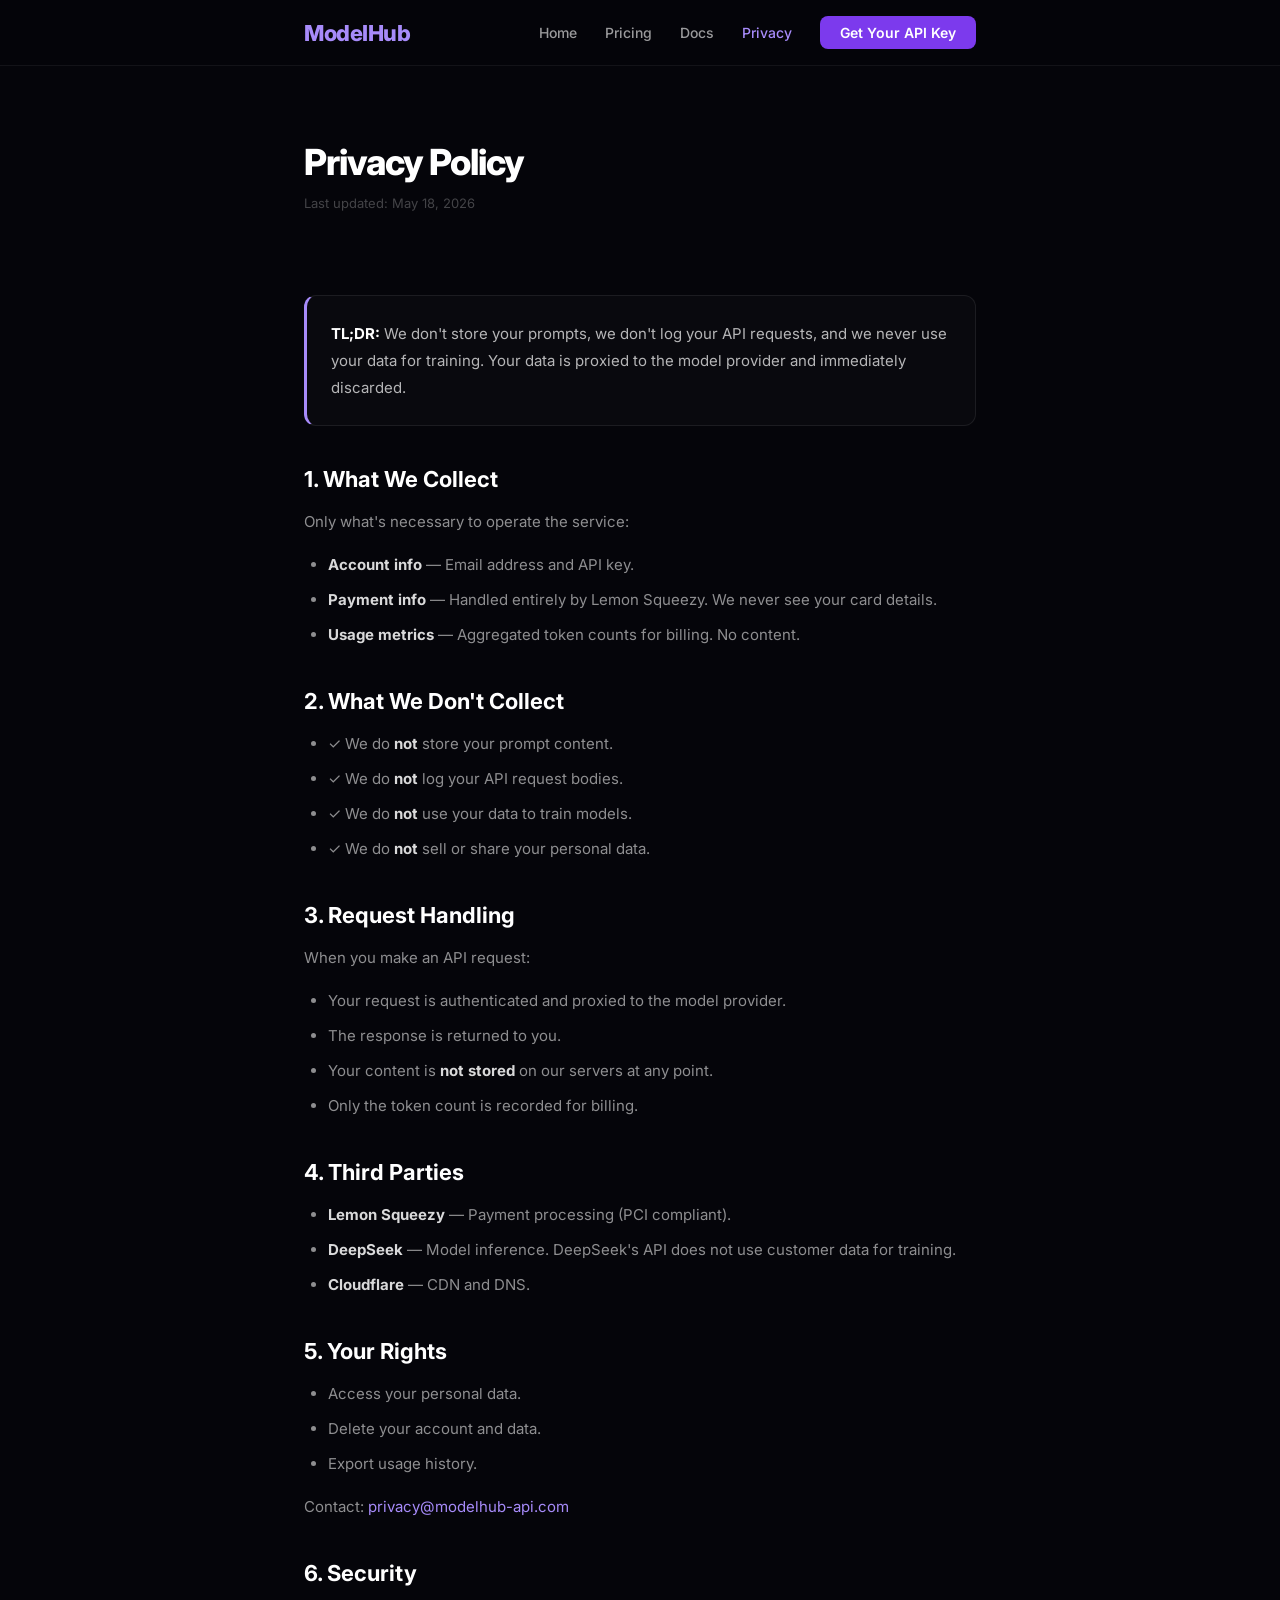
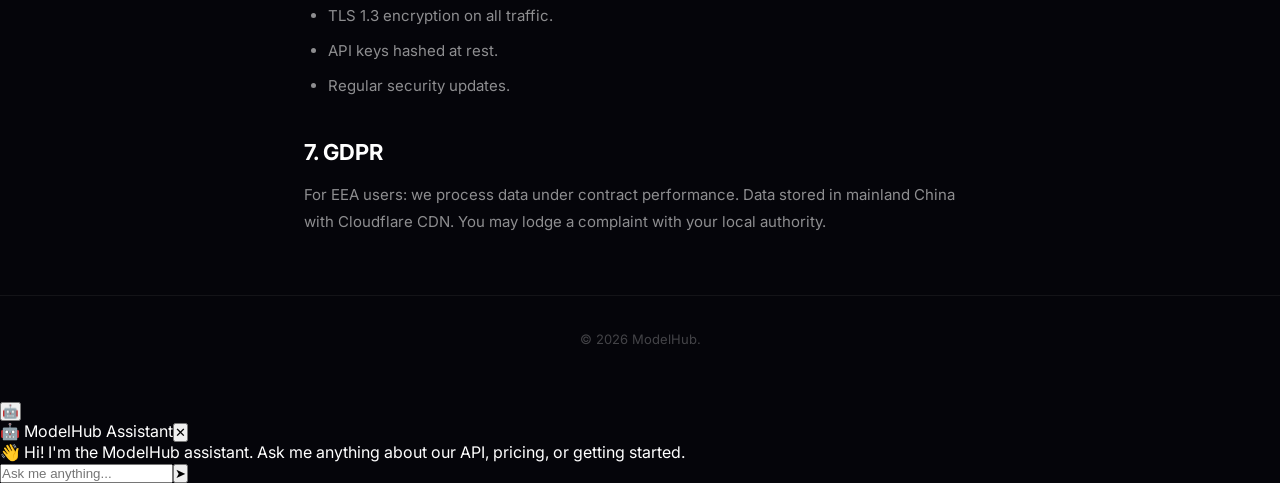
<file: modelhub/privacy.html>
﻿<!DOCTYPE html>
<html lang="en">
<head>
  <meta charset="UTF-8">
  <link rel="manifest" href="/manifest.json">
  <meta name="theme-color" content="#7c3aed">
  <meta name="apple-mobile-web-app-capable" content="yes">
  <meta name="apple-mobile-web-app-status-bar-style" content="black-translucent">
  <meta name="apple-mobile-web-app-title" content="ModelHub">
  <link rel="apple-touch-icon" href="data:image/svg+xml,%3Csvg xmlns='http://www.w3.org/2000/svg' width='192' height='192'%3E%3Crect width='192' height='192' rx='36' fill='%237c3aed'/%3E%3Ctext x='96' y='128' font-size='96' font-weight='800' fill='%23fff' text-anchor='middle'%3EM%3C/text%3E%3C/svg%3E">
  <meta name="viewport" content="width=device-width, initial-scale=1.0">
  <title>Privacy — ModelHub</title>
  <link href="https://fonts.googleapis.com/css2?family=Inter:wght@400;500;600;700;800&display=swap" rel="stylesheet">
  <style>
    * { margin: 0; padding: 0; box-sizing: border-box; }
    body { font-family: 'Inter', sans-serif; background: #05050a; color: #fff; -webkit-font-smoothing: antialiased; }
    .container { max-width: 720px; margin: 0 auto; padding: 0 24px; }
    a { color: #a78bfa; text-decoration: none; }

    nav { padding: 16px 0; border-bottom: 1px solid rgba(255,255,255,0.06); position: fixed; top: 0; left: 0; right: 0; background: rgba(5,5,10,0.85); backdrop-filter: blur(16px); z-index: 100; }
    nav .container { display: flex; justify-content: space-between; align-items: center; }
    .logo { font-weight: 800; font-size: 22px; letter-spacing: -0.5px; color: #a78bfa; }
    .nav-links { display: flex; gap: 28px; align-items: center; }
    .nav-links a { color: rgba(255,255,255,0.6); font-size: 14px; font-weight: 500; transition: color 0.2s; }
    .nav-links a:hover { color: #fff; }
    .nav-links a.active { color: #a78bfa; }
    .nav-cta { background: #7c3aed; color: #fff !important; padding: 8px 20px; border-radius: 8px; font-weight: 600 !important; }

    .spacer { height: 80px; }
    .page-header { padding: 60px 0 40px; }
    .page-header h1 { font-size: 36px; font-weight: 800; letter-spacing: -1px; margin-bottom: 8px; }
    .page-header .updated { color: rgba(255,255,255,0.25); font-size: 13px; }

    h2 { font-size: 22px; font-weight: 700; margin: 40px 0 16px; }
    p { font-size: 15px; color: rgba(255,255,255,0.55); line-height: 1.8; margin-bottom: 16px; }
    ul { padding-left: 24px; margin-bottom: 16px; }
    ul li { font-size: 15px; color: rgba(255,255,255,0.55); line-height: 1.8; margin-bottom: 8px; }
    ul li strong { color: rgba(255,255,255,0.85); }

    .box {
      background: rgba(255,255,255,0.02);
      border: 1px solid rgba(255,255,255,0.08);
      border-radius: 12px;
      padding: 24px;
      margin: 24px 0;
      border-left: 3px solid #a78bfa;
    }
    .box p { margin-bottom: 0; color: rgba(255,255,255,0.7); }
    .box strong { color: #fff; }

    @media (max-width: 768px) {.container { padding: 0 16px; } .page-header h1 { font-size: 28px; } .nav-links a:not(.nav-cta):not(.active) { display: none; } .nav-links a.nav-cta, .nav-links a.active { display: inline-flex; } .nav-links a.active { font-size: 12px; } h2 { font-size: 18px; } p { font-size: 14px; } }

    footer { padding: 32px 0; border-top: 1px solid rgba(255,255,255,0.06); text-align: center; margin-top: 60px; }
    footer p { font-size: 13px; color: rgba(255,255,255,0.25); }
  <link rel="stylesheet" href="ai-assistant.css?v=3">
  </style>
</head>
<body>
<nav>
  <div class="container">
    <div class="logo"><a href="/">ModelHub</a></div>
    <div class="nav-links">
      <a href="/">Home</a>
      <a href="pricing.html">Pricing</a>
      <a href="docs.html">Docs</a>
      <a href="privacy.html" class="active">Privacy</a>
      <a href="dashboard.html" class="nav-cta">Get Your API Key</a>
    </div>
  </div>
</nav>

<div class="spacer"></div>

<div class="container">
  <div class="page-header">
    <h1>Privacy Policy</h1>
    <p class="updated">Last updated: May 18, 2026</p>
  </div>

  <div class="box">
    <p><strong>TL;DR:</strong> We don't store your prompts, we don't log your API requests, and we never use your data for training. Your data is proxied to the model provider and immediately discarded.</p>
  </div>

  <h2>1. What We Collect</h2>
  <p>Only what's necessary to operate the service:</p>
  <ul>
    <li><strong>Account info</strong> — Email address and API key.</li>
    <li><strong>Payment info</strong> — Handled entirely by Lemon Squeezy. We never see your card details.</li>
    <li><strong>Usage metrics</strong> — Aggregated token counts for billing. No content.</li>
  </ul>

  <h2>2. What We Don't Collect</h2>
  <ul>
    <li>✓ We do <strong>not</strong> store your prompt content.</li>
    <li>✓ We do <strong>not</strong> log your API request bodies.</li>
    <li>✓ We do <strong>not</strong> use your data to train models.</li>
    <li>✓ We do <strong>not</strong> sell or share your personal data.</li>
  </ul>

  <h2>3. Request Handling</h2>
  <p>When you make an API request:</p>
  <ul>
    <li>Your request is authenticated and proxied to the model provider.</li>
    <li>The response is returned to you.</li>
    <li>Your content is <strong>not stored</strong> on our servers at any point.</li>
    <li>Only the token count is recorded for billing.</li>
  </ul>

  <h2>4. Third Parties</h2>
  <ul>
    <li><strong>Lemon Squeezy</strong> — Payment processing (PCI compliant).</li>
    <li><strong>DeepSeek</strong> — Model inference. DeepSeek's API does not use customer data for training.</li>
    <li><strong>Cloudflare</strong> — CDN and DNS.</li>
  </ul>

  <h2>5. Your Rights</h2>
  <ul>
    <li>Access your personal data.</li>
    <li>Delete your account and data.</li>
    <li>Export usage history.</li>
  </ul>
  <p>Contact: <a href="mailto:privacy@modelhub-api.com">privacy@modelhub-api.com</a></p>

  <h2>6. Security</h2>
  <ul>
    <li>TLS 1.3 encryption on all traffic.</li>
    <li>API keys hashed at rest.</li>
    <li>Regular security updates.</li>
  </ul>

  <h2>7. GDPR</h2>
  <p>For EEA users: we process data under contract performance. Data stored in mainland China with Cloudflare CDN. You may lodge a complaint with your local authority.</p>
</div>

<footer>
  <div class="container"><p>© 2026 ModelHub.</p></div>
</footer>
<script src="ai-assistant.js?v=3"></script>
  <script>
  if ('serviceWorker' in navigator) {
    navigator.serviceWorker.register('/sw.js').catch(function(e) {
      console.log('SW registration failed:', e);
    });
  }
  </script>
</body>
</html>
</file>
<file: ai-assistant.css>
/* AI Chat Assistant — global styles for all pages */
/* Desktop: floating right of hero / content area, always visible */
/* Mobile: bottom-center floating bar */

/* Floating button — desktop: hero-adjacent right side */
.aicb {
  position: fixed;
  top: 120px;
  right: 24px;
  z-index: 999;
}

.aicb .aibt {
  width: 48px;
  height: 48px;
  border-radius: 50%;
  background: linear-gradient(135deg, #7c3aed, #a78bfa);
  border: none;
  color: #fff;
  font-size: 22px;
  cursor: pointer;
  box-shadow: 0 4px 24px rgba(124,58,237,0.5);
  transition: all 0.2s;
  display: flex;
  align-items: center;
  justify-content: center;
  position: relative;
}

.aicb .aibt:hover {
  transform: scale(1.1);
  box-shadow: 0 8px 30px rgba(124,58,237,0.5);
}

/* Pulsing green dot indicator */
.aicb .aibt::after {
  content: '';
  position: absolute;
  top: -2px;
  right: -2px;
  width: 12px;
  height: 12px;
  border-radius: 50%;
  background: #34d399;
  border: 2px solid #05050a;
  animation: pulse-dot 2s infinite;
}

@keyframes pulse-dot {
  0%, 100% { box-shadow: 0 0 0 0 rgba(52,211,153,0.4); }
  50% { box-shadow: 0 0 0 6px rgba(52,211,153,0); }
}

/* Chat dialog — desktop: right side, below button */
.aicd {
  position: fixed;
  top: 178px;
  right: 24px;
  width: 380px;
  height: 460px;
  background: rgba(13,13,20,0.92);
  backdrop-filter: blur(20px);
  -webkit-backdrop-filter: blur(20px);
  border: 1px solid rgba(255,255,255,0.1);
  border-radius: 16px;
  display: none;
  flex-direction: column;
  overflow: hidden;
  box-shadow: 0 8px 40px rgba(0,0,0,0.5);
  z-index: 999;
}

.aich {
  display: flex;
  align-items: center;
  justify-content: space-between;
  padding: 16px 20px;
  border-bottom: 1px solid rgba(255,255,255,0.06);
  background: rgba(124,58,237,0.06);
}

.aichl {
  font-size: 14px;
  font-weight: 600;
  color: #a78bfa;
  display: flex;
  align-items: center;
  gap: 8px;
}

.aichc {
  background: none;
  border: none;
  color: rgba(255,255,255,0.3);
  font-size: 18px;
  cursor: pointer;
  padding: 2px;
}

.aichc:hover { color: #fff; }

.aibox {
  flex: 1;
  overflow-y: auto;
  padding: 16px;
  display: flex;
  flex-direction: column;
  gap: 10px;
}

.aibox::-webkit-scrollbar { width: 4px; }
.aibox::-webkit-scrollbar-track { background: transparent; }
.aibox::-webkit-scrollbar-thumb { background: rgba(255,255,255,0.1); border-radius: 4px; }

.aiu { display: flex; max-width: 85%; }
.aiur { align-self: flex-end; }
.aias { align-self: flex-start; }
.aib { align-self: flex-start; }

.aic {
  padding: 10px 14px;
  border-radius: 12px;
  font-size: 13px;
  line-height: 1.6;
  word-break: break-word;
}

.aiur .aic {
  background: #7c3aed;
  color: #fff;
  border-bottom-right-radius: 4px;
}

.aib .aic {
  background: rgba(255,255,255,0.04);
  color: rgba(255,255,255,0.85);
  border: 1px solid rgba(255,255,255,0.06);
  border-bottom-left-radius: 4px;
}

.aias .aic { padding: 6px 14px; }

.aith {
  display: flex;
  gap: 4px;
  align-items: center;
  padding: 2px 0;
}

.aith span {
  width: 6px;
  height: 6px;
  border-radius: 50%;
  background: #a78bfa;
  animation: ab 1.4s infinite;
}

.aith span:nth-child(2) { animation-delay: 0.2s; }
.aith span:nth-child(3) { animation-delay: 0.4s; }

@keyframes ab {
  0%, 60%, 100% { opacity: 0.3; }
  30% { opacity: 1; }
}

.aiinput {
  display: flex;
  gap: 8px;
  padding: 12px 16px;
  border-top: 1px solid rgba(255,255,255,0.06);
}

.aiinput input {
  flex: 1;
  padding: 10px 14px;
  background: rgba(255,255,255,0.04);
  border: 1px solid rgba(255,255,255,0.08);
  border-radius: 8px;
  color: #fff;
  font-size: 13px;
  outline: none;
  font-family: 'Inter', sans-serif;
}

.aiinput input:focus { border-color: #7c3aed; }

.aiinput button {
  width: 38px;
  height: 38px;
  border-radius: 8px;
  background: #7c3aed;
  border: none;
  color: #fff;
  cursor: pointer;
  display: flex;
  align-items: center;
  justify-content: center;
  transition: 0.2s;
  font-size: 16px;
}

.aiinput button:hover { background: #6d28d9; }

/* ============================== */
/* MOBILE: < 768px               */
/* ============================== */
@media (max-width: 768px) {
  /* Button: bottom-center, floating above everything */
  .aicb {
    bottom: 20px;
    right: auto;
    left: 50%;
    transform: translateX(-50%);
  }

  .aicb .aibt {
    width: 56px;
    height: 56px;
    font-size: 24px;
    box-shadow: 0 4px 24px rgba(124,58,237,0.5);
  }

  /* Remove pulse dot on mobile (simpler) */
  .aicb .aibt::after { display: none; }

  /* Chat dialog: full-width bottom sheet */
  .aicd {
    top: auto;
    right: 0;
    left: 0;
    bottom: 0;
    width: 100%;
    height: 70vh;
    max-height: 500px;
    border-radius: 20px 20px 0 0;
    border-bottom: none;
  }
}
</file>
<file: modelhub/ai-assistant.css>
/* AI Chat Assistant — global styles for all pages */
/* Desktop: top-right corner, visible and accessible */
/* Mobile: bottom-center floating bar, always in view */

/* Floating button */
.aicb {
  position: fixed;
  top: 12px;
  right: 24px;
  z-index: 999;
}

.aicb .aibt {
  width: 42px;
  height: 42px;
  border-radius: 50%;
  background: linear-gradient(135deg, #7c3aed, #a78bfa);
  border: none;
  color: #fff;
  font-size: 20px;
  cursor: pointer;
  box-shadow: 0 4px 20px rgba(124,58,237,0.4);
  transition: all 0.2s;
  display: flex;
  align-items: center;
  justify-content: center;
  position: relative;
}

.aicb .aibt:hover {
  transform: scale(1.1);
  box-shadow: 0 8px 30px rgba(124,58,237,0.5);
}

/* Pulsing green dot indicator */
.aicb .aibt::after {
  content: '';
  position: absolute;
  top: 0;
  right: 0;
  width: 10px;
  height: 10px;
  border-radius: 50%;
  background: #34d399;
  border: 2px solid #05050a;
  animation: pulse-dot 2s infinite;
}

@keyframes pulse-dot {
  0%, 100% { box-shadow: 0 0 0 0 rgba(52,211,153,0.4); }
  50% { box-shadow: 0 0 0 6px rgba(52,211,153,0); }
}

/* Chat dialog — desktop: drops from top-right */
.aicd {
  position: fixed;
  top: 62px;
  right: 24px;
  width: 380px;
  height: 520px;
  background: rgba(13,13,20,0.92);
  backdrop-filter: blur(20px);
  -webkit-backdrop-filter: blur(20px);
  border: 1px solid rgba(255,255,255,0.1);
  border-radius: 16px;
  display: none;
  flex-direction: column;
  overflow: hidden;
  box-shadow: 0 8px 40px rgba(0,0,0,0.5);
  z-index: 999;
}

.aich {
  display: flex;
  align-items: center;
  justify-content: space-between;
  padding: 16px 20px;
  border-bottom: 1px solid rgba(255,255,255,0.06);
  background: rgba(124,58,237,0.06);
}

.aichl {
  font-size: 14px;
  font-weight: 600;
  color: #a78bfa;
  display: flex;
  align-items: center;
  gap: 8px;
}

.aichc {
  background: none;
  border: none;
  color: rgba(255,255,255,0.3);
  font-size: 18px;
  cursor: pointer;
  padding: 2px;
}

.aichc:hover { color: #fff; }

.aibox {
  flex: 1;
  overflow-y: auto;
  padding: 16px;
  display: flex;
  flex-direction: column;
  gap: 10px;
}

.aibox::-webkit-scrollbar { width: 4px; }
.aibox::-webkit-scrollbar-track { background: transparent; }
.aibox::-webkit-scrollbar-thumb { background: rgba(255,255,255,0.1); border-radius: 4px; }

.aiu { display: flex; max-width: 85%; }
.aiur { align-self: flex-end; }
.aias { align-self: flex-start; }
.aib { align-self: flex-start; }

.aic {
  padding: 10px 14px;
  border-radius: 12px;
  font-size: 13px;
  line-height: 1.6;
  word-break: break-word;
}

.aiur .aic {
  background: #7c3aed;
  color: #fff;
  border-bottom-right-radius: 4px;
}

.aib .aic {
  background: rgba(255,255,255,0.04);
  color: rgba(255,255,255,0.85);
  border: 1px solid rgba(255,255,255,0.06);
  border-bottom-left-radius: 4px;
}

.aias .aic { padding: 6px 14px; }

.aith {
  display: flex;
  gap: 4px;
  align-items: center;
  padding: 2px 0;
}

.aith span {
  width: 6px;
  height: 6px;
  border-radius: 50%;
  background: #a78bfa;
  animation: ab 1.4s infinite;
}

.aith span:nth-child(2) { animation-delay: 0.2s; }
.aith span:nth-child(3) { animation-delay: 0.4s; }

@keyframes ab {
  0%, 60%, 100% { opacity: 0.3; }
  30% { opacity: 1; }
}

.aiinput {
  display: flex;
  gap: 8px;
  padding: 12px 16px;
  border-top: 1px solid rgba(255,255,255,0.06);
}

.aiinput input {
  flex: 1;
  padding: 10px 14px;
  background: rgba(255,255,255,0.04);
  border: 1px solid rgba(255,255,255,0.08);
  border-radius: 8px;
  color: #fff;
  font-size: 13px;
  outline: none;
  font-family: 'Inter', sans-serif;
}

.aiinput input:focus { border-color: #7c3aed; }

.aiinput button {
  width: 38px;
  height: 38px;
  border-radius: 8px;
  background: #7c3aed;
  border: none;
  color: #fff;
  cursor: pointer;
  display: flex;
  align-items: center;
  justify-content: center;
  transition: 0.2s;
  font-size: 16px;
}

.aiinput button:hover { background: #6d28d9; }

/* ============================== */
/* MOBILE: < 768px               */
/* ============================== */
@media (max-width: 768px) {
  /* Button: bottom-center, floating above everything */
  .aicb {
    top: auto;
    bottom: 20px;
    right: auto;
    left: 50%;
    transform: translateX(-50%);
  }

  .aicb .aibt {
    width: 56px;
    height: 56px;
    font-size: 24px;
    box-shadow: 0 4px 24px rgba(124,58,237,0.5);
  }

  /* Remove pulse dot on mobile (simpler) */
  .aicb .aibt::after { display: none; }

  /* Chat dialog: full-screen bottom sheet */
  .aicd {
    top: auto;
    right: 0;
    left: 0;
    bottom: 0;
    width: 100%;
    height: 70vh;
    max-height: 500px;
    border-radius: 20px 20px 0 0;
    border-bottom: none;
  }
}
</file>
